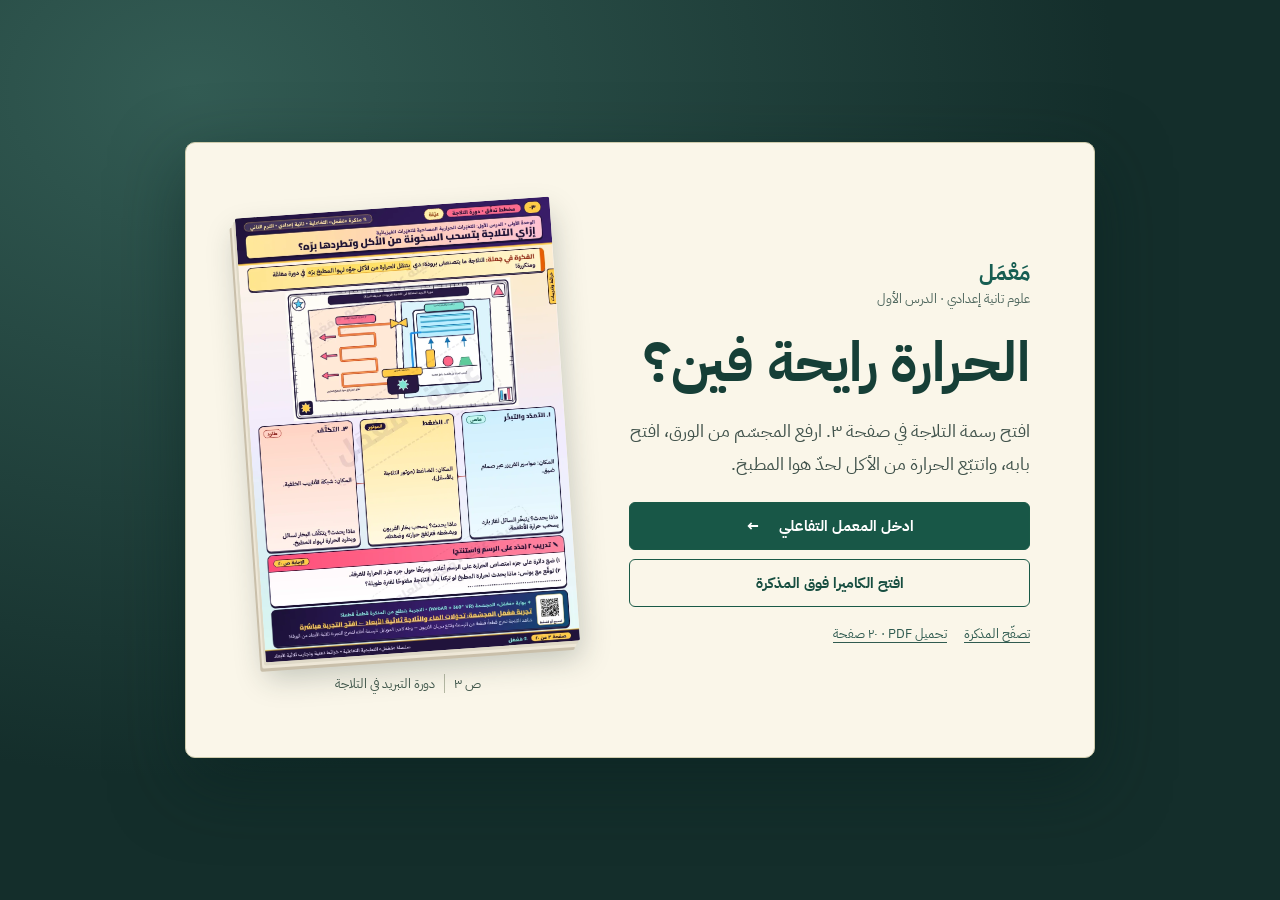
<file: index.html>
<!doctype html>
<html lang="ar" dir="rtl">
<head>
  <meta charset="utf-8">
  <meta name="viewport" content="width=device-width, initial-scale=1, viewport-fit=cover">
  <meta name="theme-color" content="#1b1438">
  <link rel="icon" href="data:,">
  <title>مَعْمَل | الحرارة رايحة فين؟ — مذكرة الدرس الأول والغرفة التفاعلية ثلاثية الأبعاد (AR / VR)</title>
  <link rel="stylesheet" href="./style.css">
  <script type="importmap">
  {
    "imports": {
      "three": "./vendor/three.module.js",
      "three/addons/": "./vendor/addons/",
      "mindar-image-three": "./vendor/mindar-image-three.prod.js"
    }
  }
  </script>
</head>
<body>
  <div id="ar-viewport" aria-label="عرض كاميرا الواقع المعزز"></div>
  <canvas id="vr-canvas" hidden aria-label="غرفة الواقع الافتراضي ثلاثية الأبعاد"></canvas>
  <div id="stereo-divider" class="stereo-divider" hidden aria-hidden="true"></div>

  <!-- Welcome Hub -->
  <section id="welcome-screen" class="overlay-screen">
    <div class="welcome-card">
      <div class="intro-copy">
        <p class="issue">مَعْمَل <span>علوم تانية إعدادي · الدرس الأول</span></p>
        <h1>الحرارة رايحة فين؟</h1>
        <p class="lead">افتح رسمة التلاجة في صفحة ٣. ارفع المجسّم من الورق، افتح بابه، واتتبّع الحرارة من الأكل لحدّ هوا المطبخ.</p>
        <div class="welcome-actions">
          <button id="btn-start-vr" class="btn primary-btn" type="button">ادخل المعمل التفاعلي <span aria-hidden="true">←</span></button>
          <button id="btn-start-ar" class="btn secondary-btn" type="button">افتح الكاميرا فوق المذكرة</button>
        </div>
        <div class="book-links">
          <a href="./magazine.html" target="_blank" rel="noopener">تصفّح المذكرة</a>
          <a href="./pdf/kashf-lesson1-magazine-20p.pdf" target="_blank" rel="noopener">تحميل PDF · ٢٠ صفحة</a>
        </div>
      </div>
      <figure class="lesson-print">
        <img src="./assets/paper-03.webp" alt="صفحة ٣ من المذكرة وفيها رسمة دورة التبريد اللي بيطلع منها المجسّم" width="923" height="1305">
        <figcaption>ص ٣ <span>دورة التبريد في التلاجة</span></figcaption>
      </figure>
    </div>
  </section>

  <!-- Camera Error Modal -->
  <section id="error-modal" class="overlay-screen" hidden>
    <div class="welcome-card error-card" role="alert">
      <a class="error-magazine" href="./magazine.html">افتح المذكرة</a>
      <h2 id="error-title">لم نتمكن من الوصول إلى الكاميرا</h2>
      <p id="error-message"></p>
      <div class="welcome-actions">
        <button id="btn-error-vr" class="btn primary-btn" type="button">
          🥽 ادخل غرفة الواقع الافتراضي بدون كاميرا (VR Lab)
        </button>
        <button id="btn-error-retry" class="btn secondary-btn" type="button">
          ↻ إعادة المحاولة بالكاميرا
        </button>
      </div>
    </div>
  </section>

  <!-- Top HUD -->
  <header id="hud-top" class="hud-top" hidden>
    <div class="hud-top-row">
      <div id="tracking-pill" class="tracking-pill scanning" role="status" aria-live="polite">
        <span class="dot"></span>
        <span id="tracking-text">غرفة المعمل الافتراضي 360°</span>
      </div>
      <div class="hud-top-actions">
        <button id="btn-sound" class="chip-btn" type="button" aria-label="صوت أدوات المعمل" aria-pressed="true">الصوت شغّال</button>
        <button id="btn-replay-emerge" class="chip-btn emerge-chip" type="button" title="أعد بناء المجسّم من صفحة المذكرة جزءًا جزءًا">↺ أعد خروج المجسّم</button>
        <button id="btn-zoom-ar" class="chip-btn" type="button" hidden title="تكبير حجم المجسّم في الكاميرا">🔍 حجم المجسّم: كبير+</button>
        <button id="btn-stereo" class="chip-btn" type="button" title="وضع نظارة الواقع الافتراضي المزدوج">👓 نظارة VR</button>
        <button id="btn-switch-mode" class="chip-btn" type="button">📷 كاميرا AR</button>
        <a href="./pdf/kashf-lesson1-magazine-20p.pdf" target="_blank" class="chip-btn link-chip">📘 المذكرة PDF</a>
        <button id="btn-home" class="chip-btn icon-only" type="button" aria-label="الرئيسية">⌂</button>
      </div>
    </div>

    <!-- 4 Magazine Station Tabs (Visible in 360 VR Mode) -->
    <div id="station-tabs" class="lesson-switcher" hidden>
      <button class="lesson-tab active" data-station="0" type="button">ص ٣: الماء والتلاجة</button>
      <button class="lesson-tab" data-station="1" type="button">ص ٥: المسعر والأملاح</button>
      <button class="lesson-tab" data-station="2" type="button">ص ٨: البلّورات</button>
      <button class="lesson-tab" data-station="3" type="button">ص ١١: الكمّادات والأمان</button>
    </div>

    <div class="approx-pill">اسحب بإصبعك لتدوير المجسّم ٣٦٠° أو قرّب بإصبعين للتكبير • المس الحلقات المضيئة للتفاعل</div>
    <div id="build-step-pill" class="build-step-pill" hidden aria-live="polite"></div>
  </header>

  <!-- AR Scanning Guide -->
  <div id="scan-guide" class="scan-guide" hidden aria-live="polite">
    <div class="scan-frame">
      <i class="c tl"></i><i class="c tr"></i><i class="c bl"></i><i class="c br"></i>
    </div>
    <p id="scan-guide-text">وجّه الكاميرا إلى رسمة ص ٣ (الثلاجة)، ص ٥ (المسعر)، ص ٨ (البلّورات)، أو ص ١١ (الكمّادات) في المجلة</p>
  </div>

  <!-- Bottom Interactive Dock -->
  <footer id="hud-bottom" class="hud-bottom" hidden>
    <label class="lift-control"><span>من الرسمة للمجسّم</span><input id="page-lift" type="range" min="0" max="100" value="0" aria-label="ارتفاع المجسّم من صفحة المذكرة"><span aria-hidden="true">3D</span></label>
    <div id="sub-exp-bar" class="sub-exp-bar">
      <button class="sub-exp-btn active" data-sub-idx="0" type="button">١. التجربة الأولى</button>
      <button class="sub-exp-btn" data-sub-idx="1" type="button">٢. التجربة الثانية</button>
    </div>

    <div id="state-banner" class="state-banner" aria-live="polite">
      <strong id="lesson-badge">ص ٢–٣</strong>
      <span id="state-description"></span>
    </div>

    <div class="controls-row">
      <button id="btn-hold-action" class="hold-btn" type="button">
        <span class="hold-fill" id="hold-fill"></span>
        <span class="hold-label" id="hold-label">🔥 اضغط مطوّلًا للتسخين</span>
      </button>
      <button id="btn-secondary-action" class="aux-btn" type="button">❄️ تبريد</button>
      <button id="btn-tertiary-action" class="aux-btn" type="button" hidden>↺ إعادة</button>
    </div>
  </footer>

  <div id="loading-overlay" class="loading-overlay" hidden role="status">
    <div class="spinner"></div>
    <p id="loading-text">جارٍ تجهيز المعمل ثلاثي الأبعاد...</p>
  </div>

  <script type="module" src="./app.js"></script>
</body>
</html>
</file>
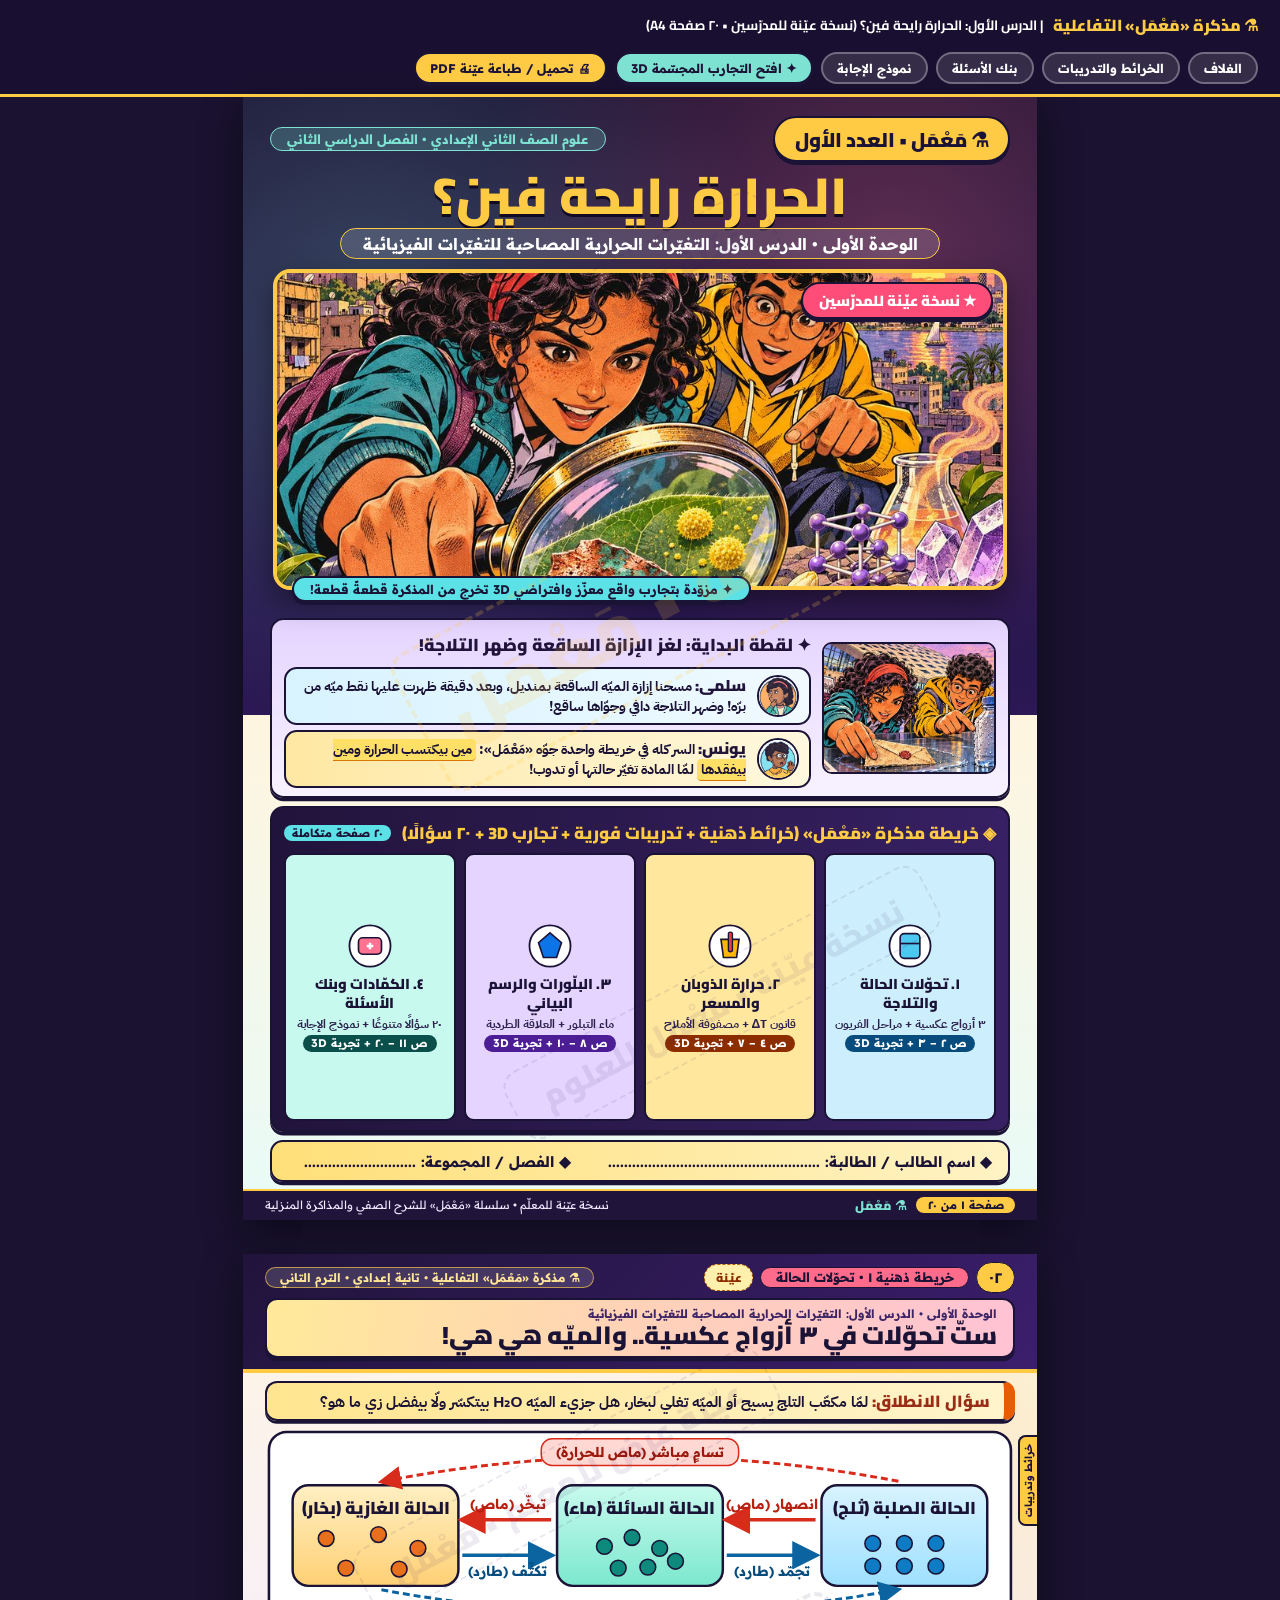
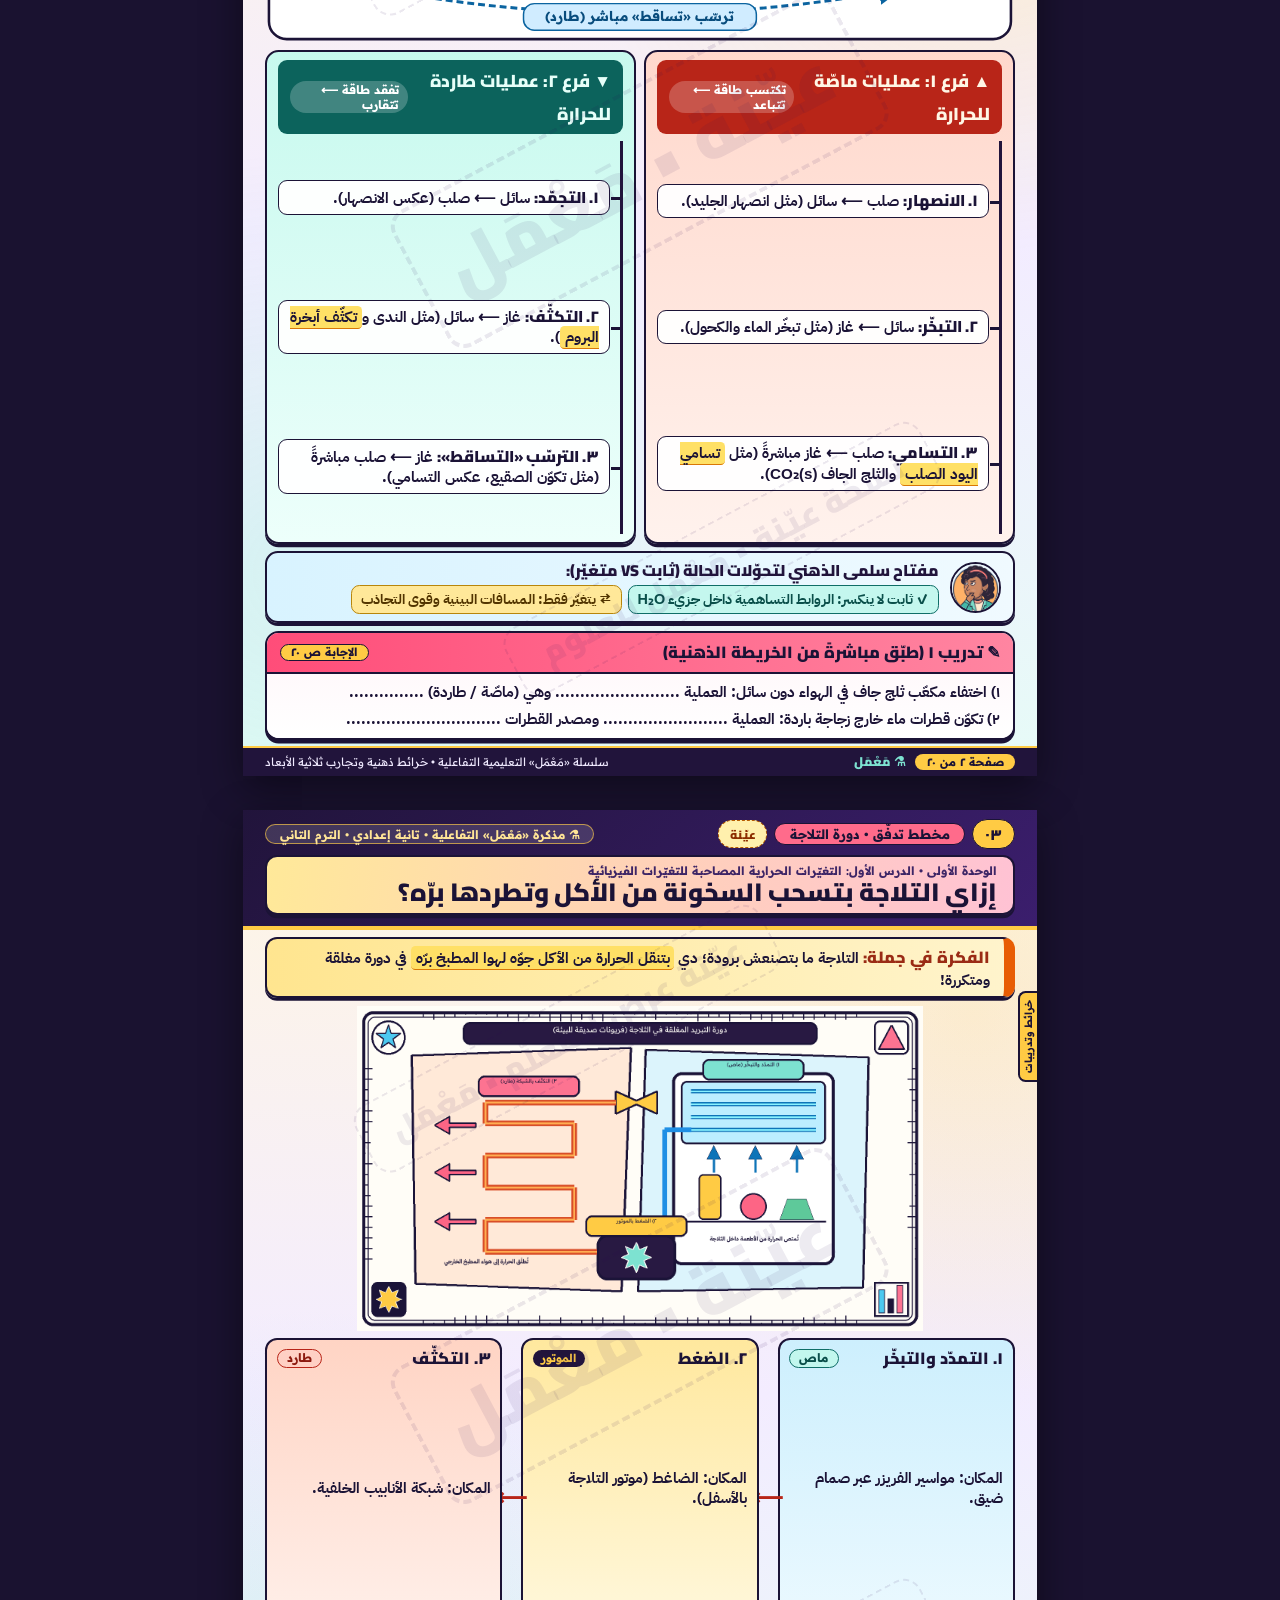
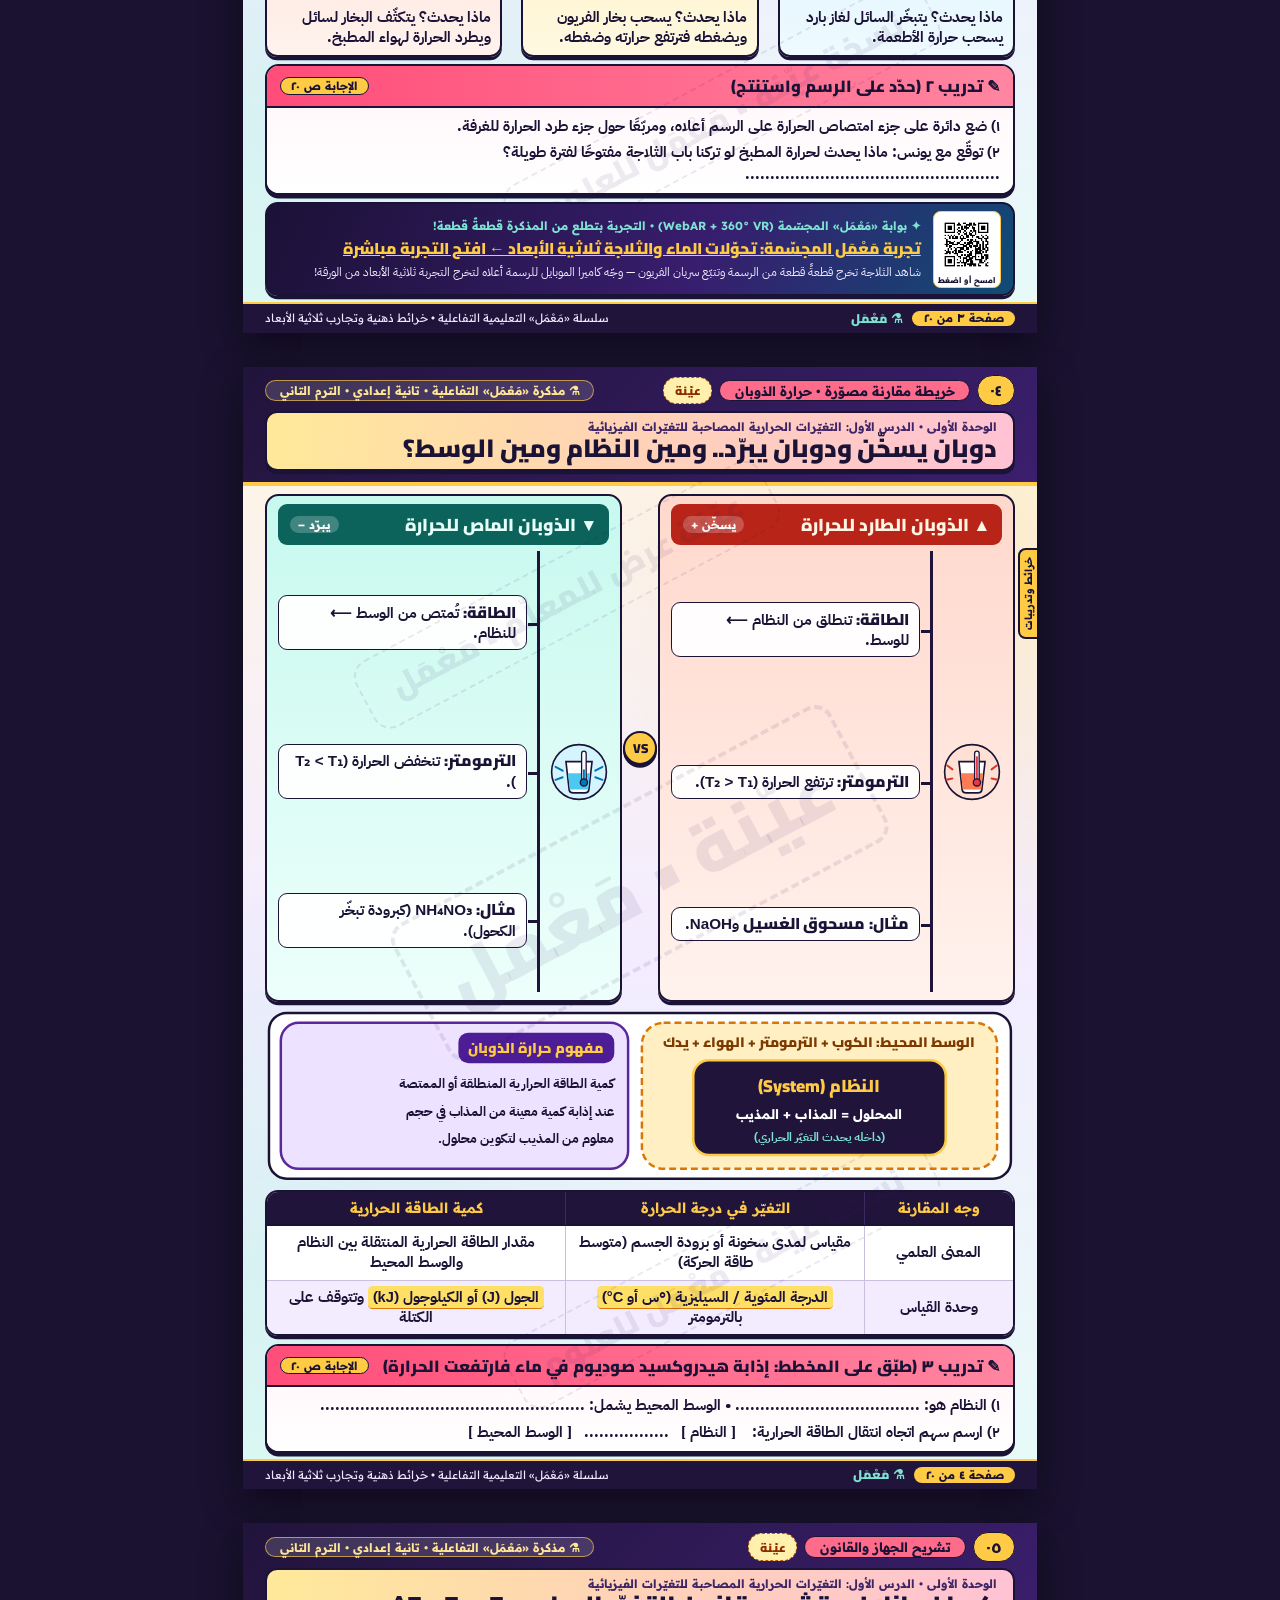
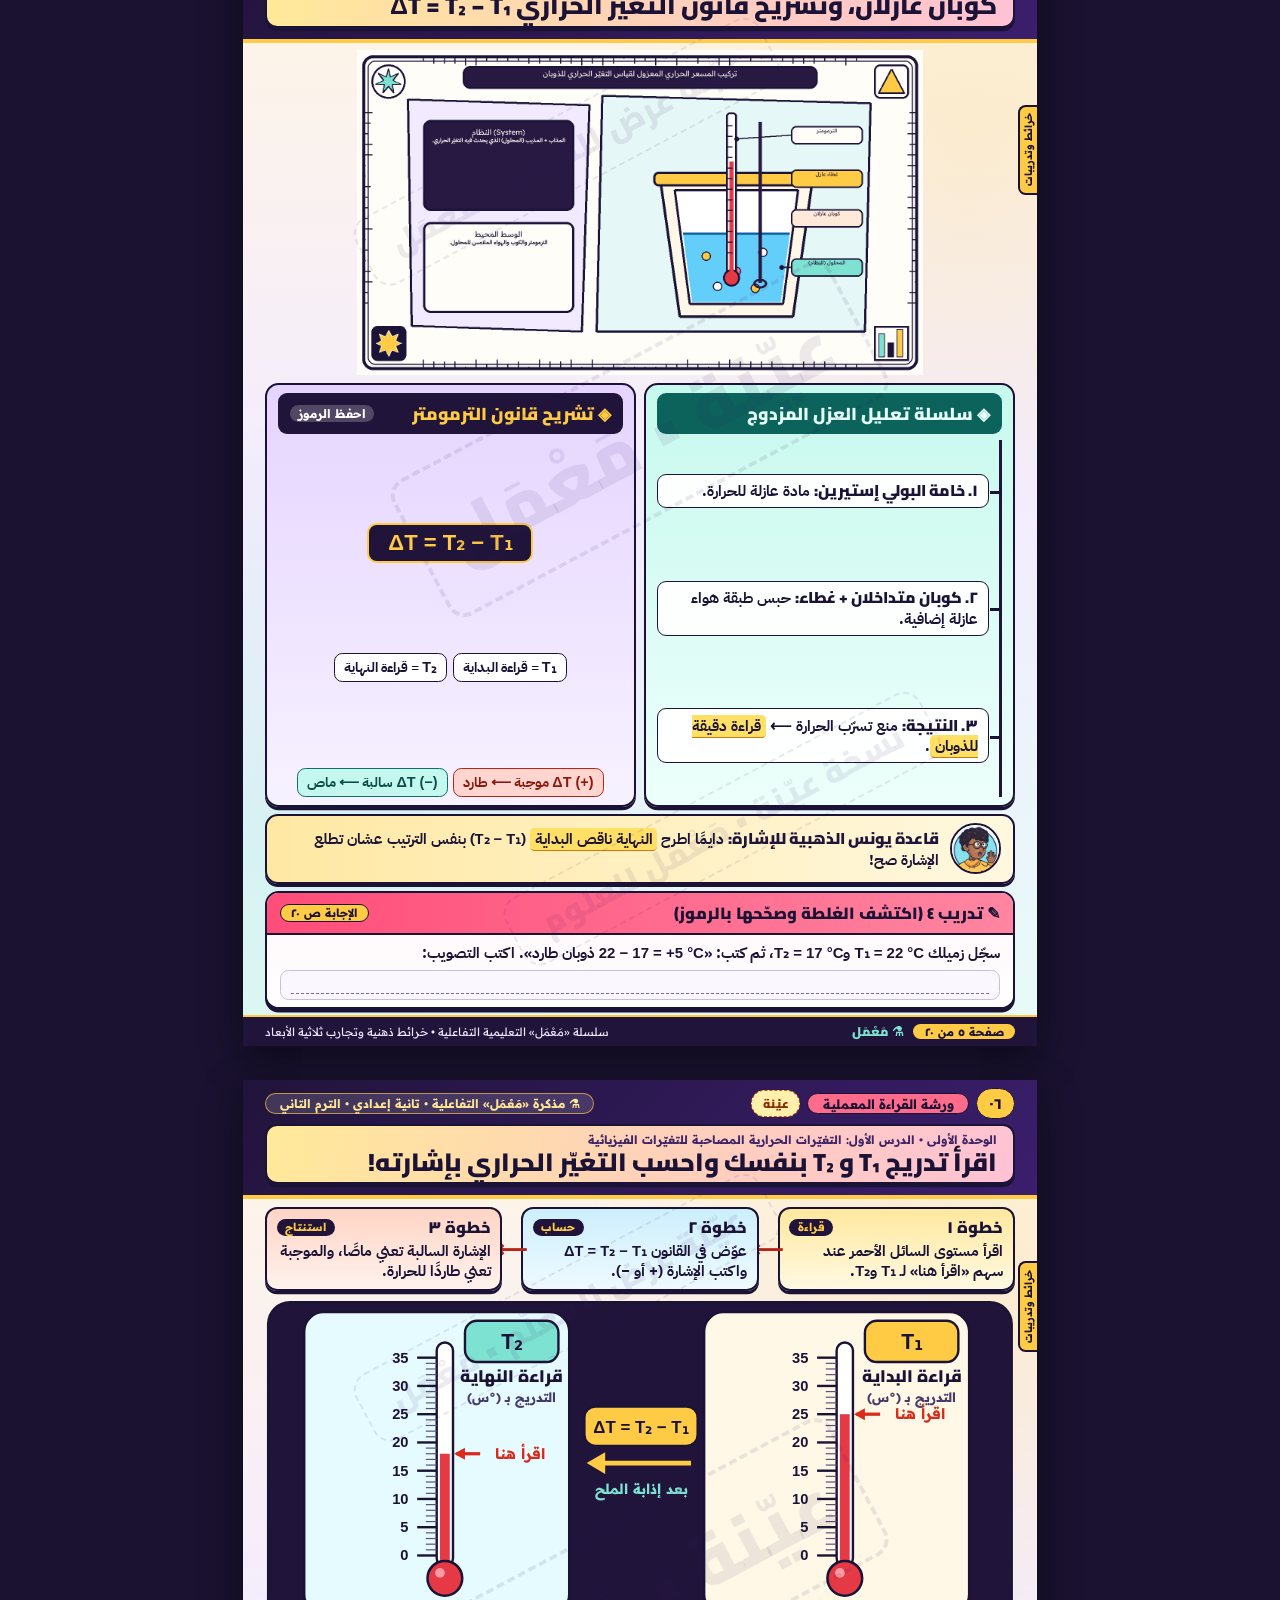
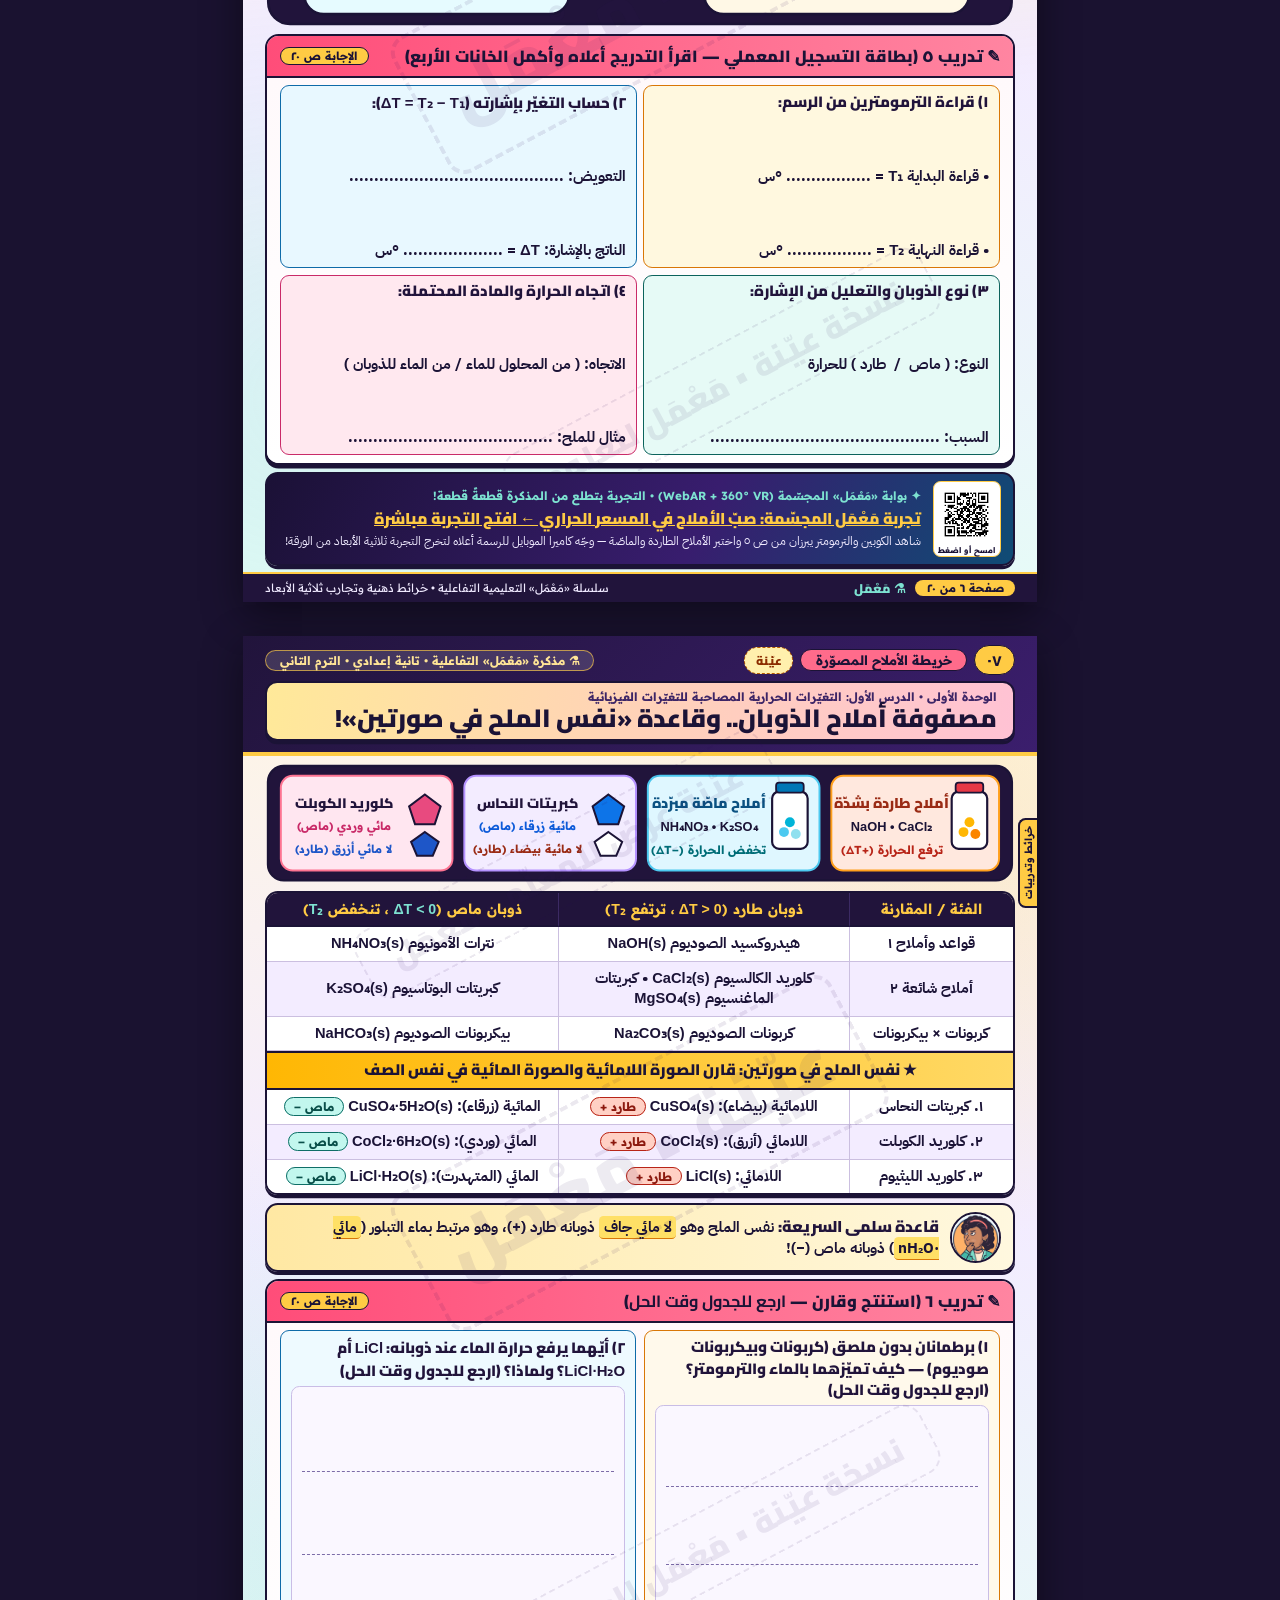
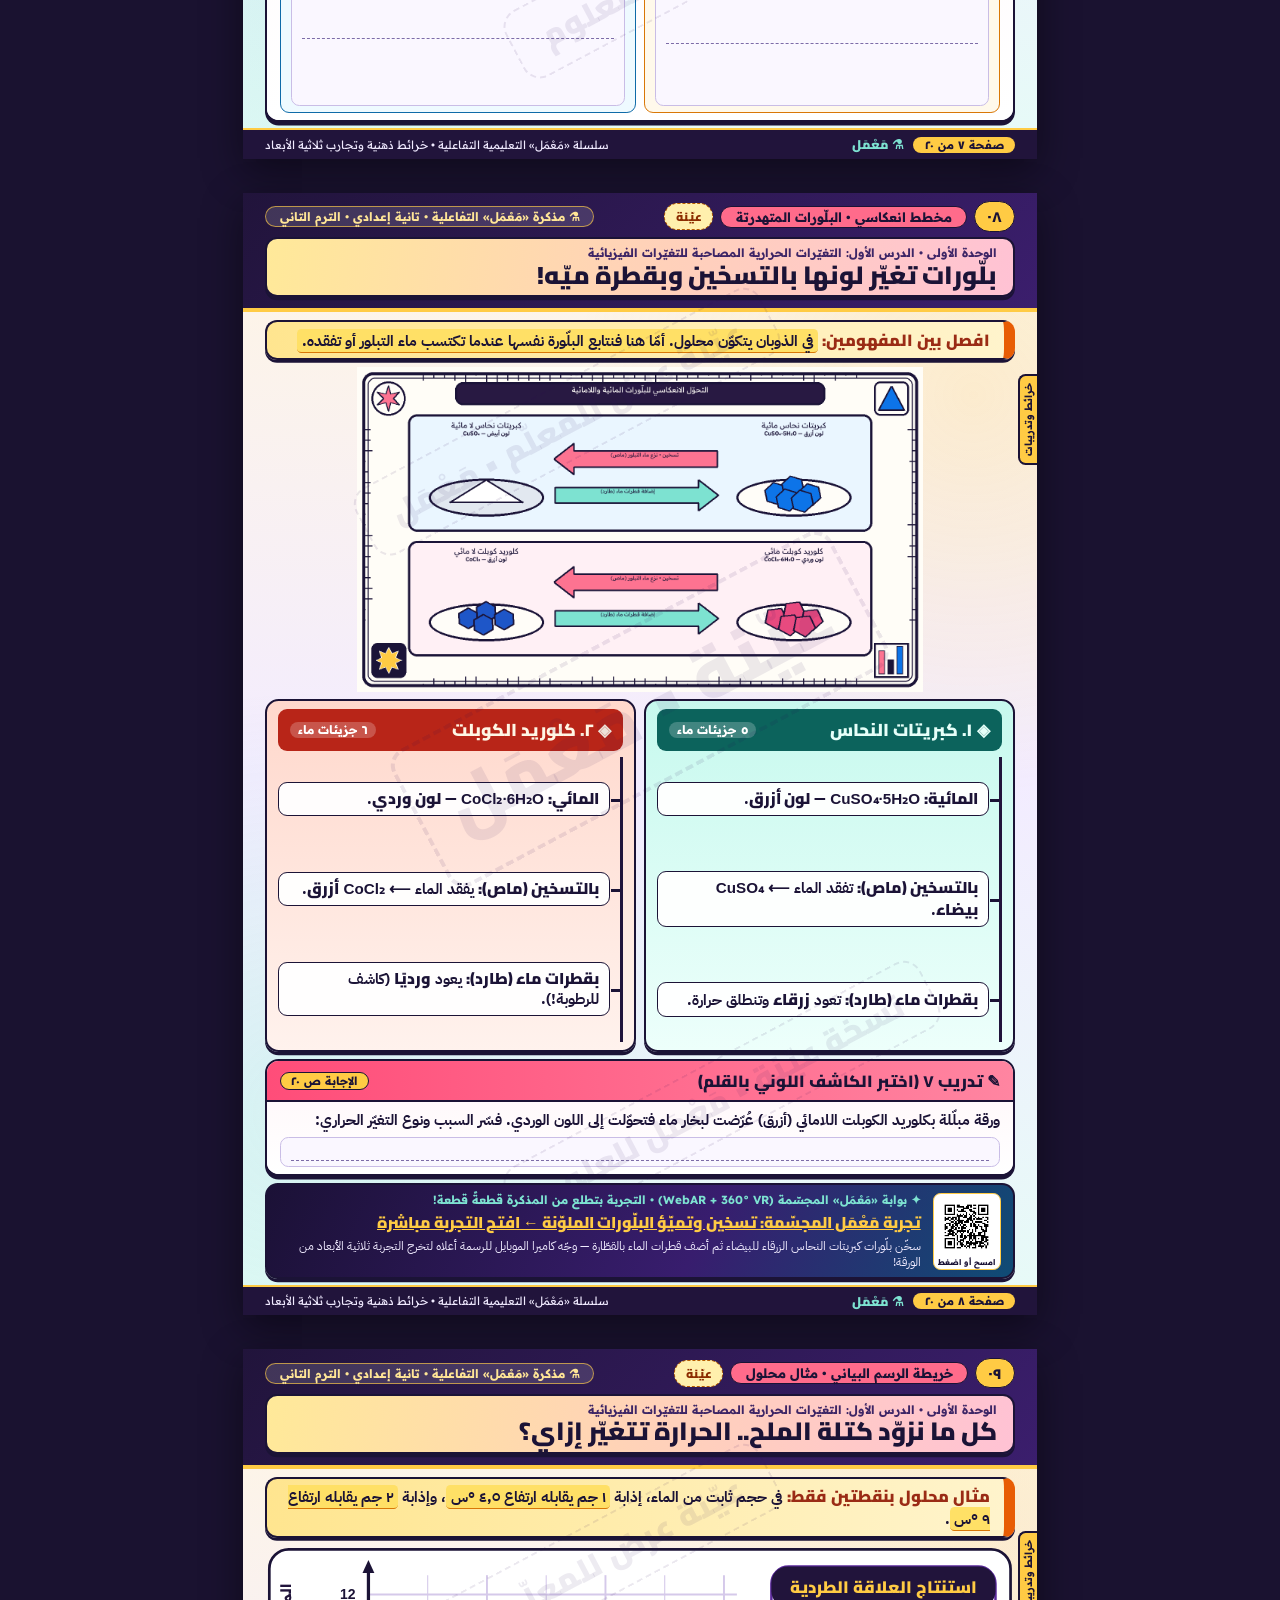
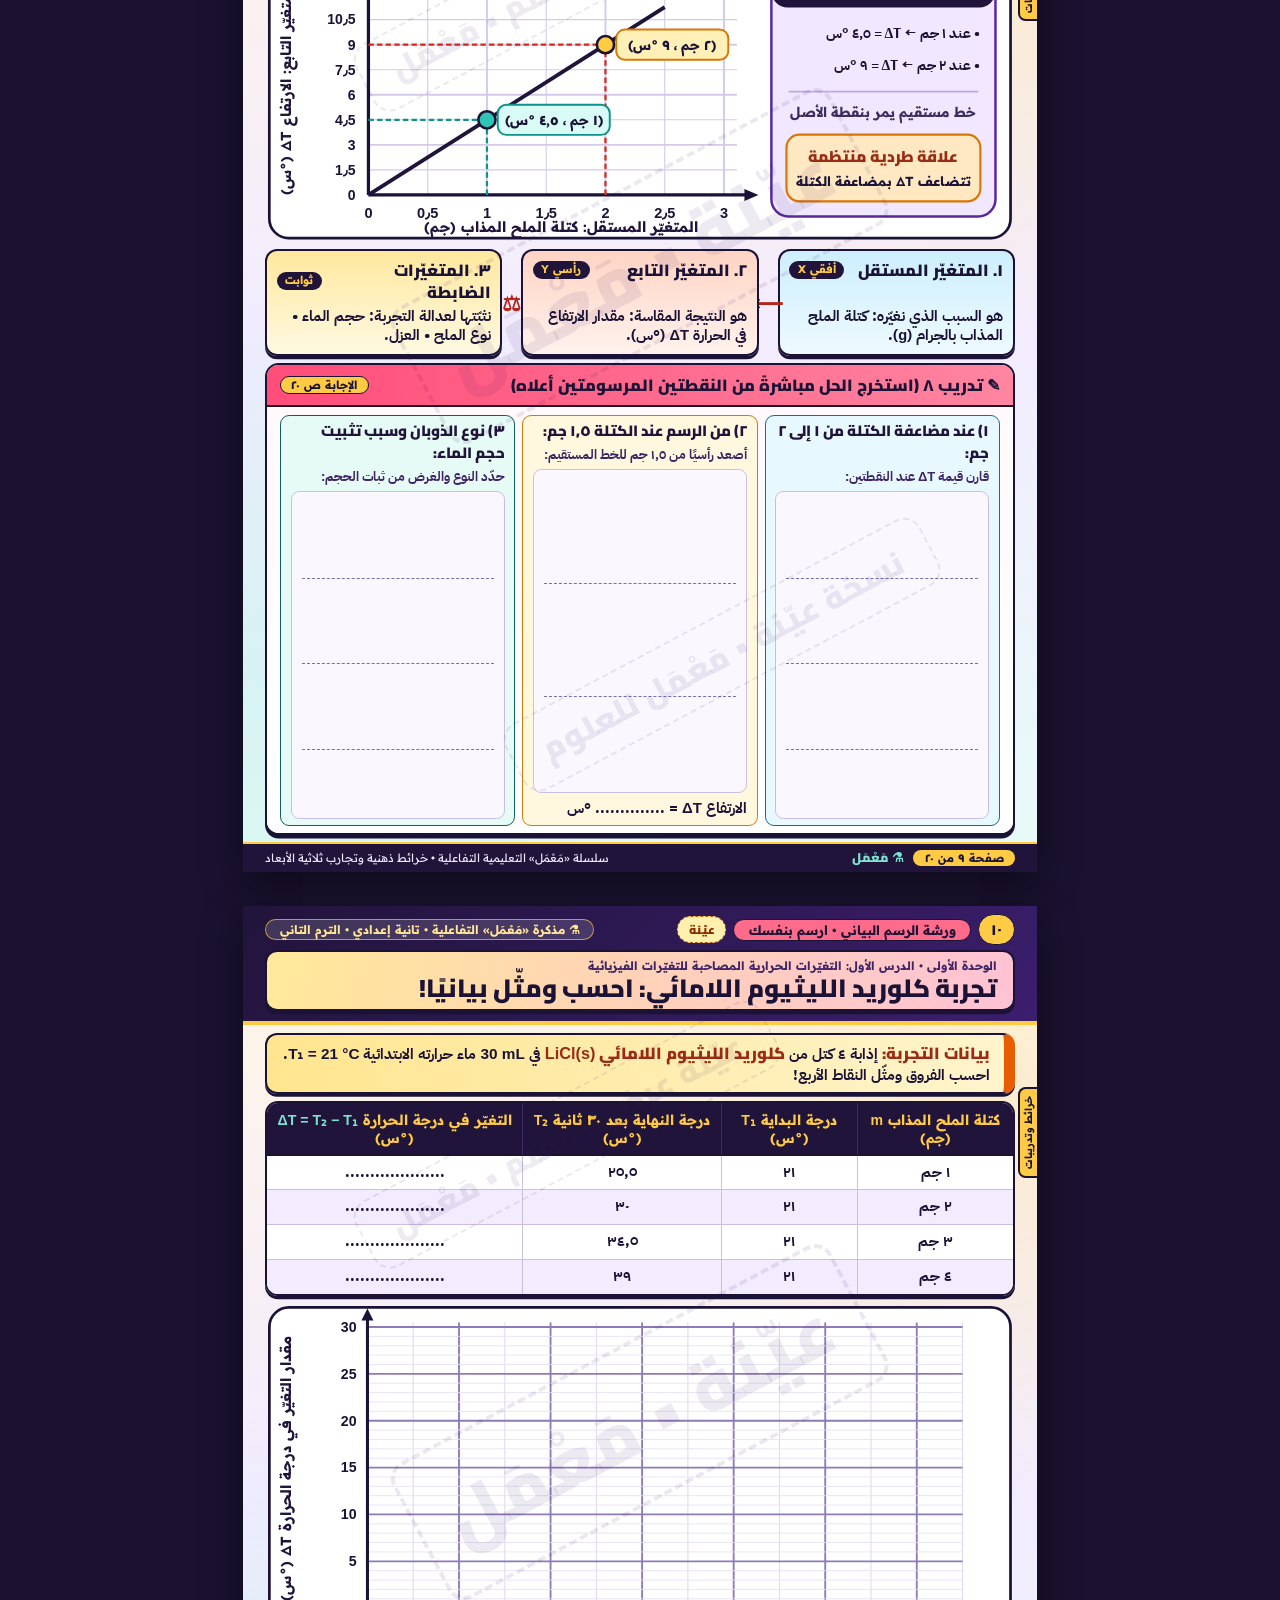
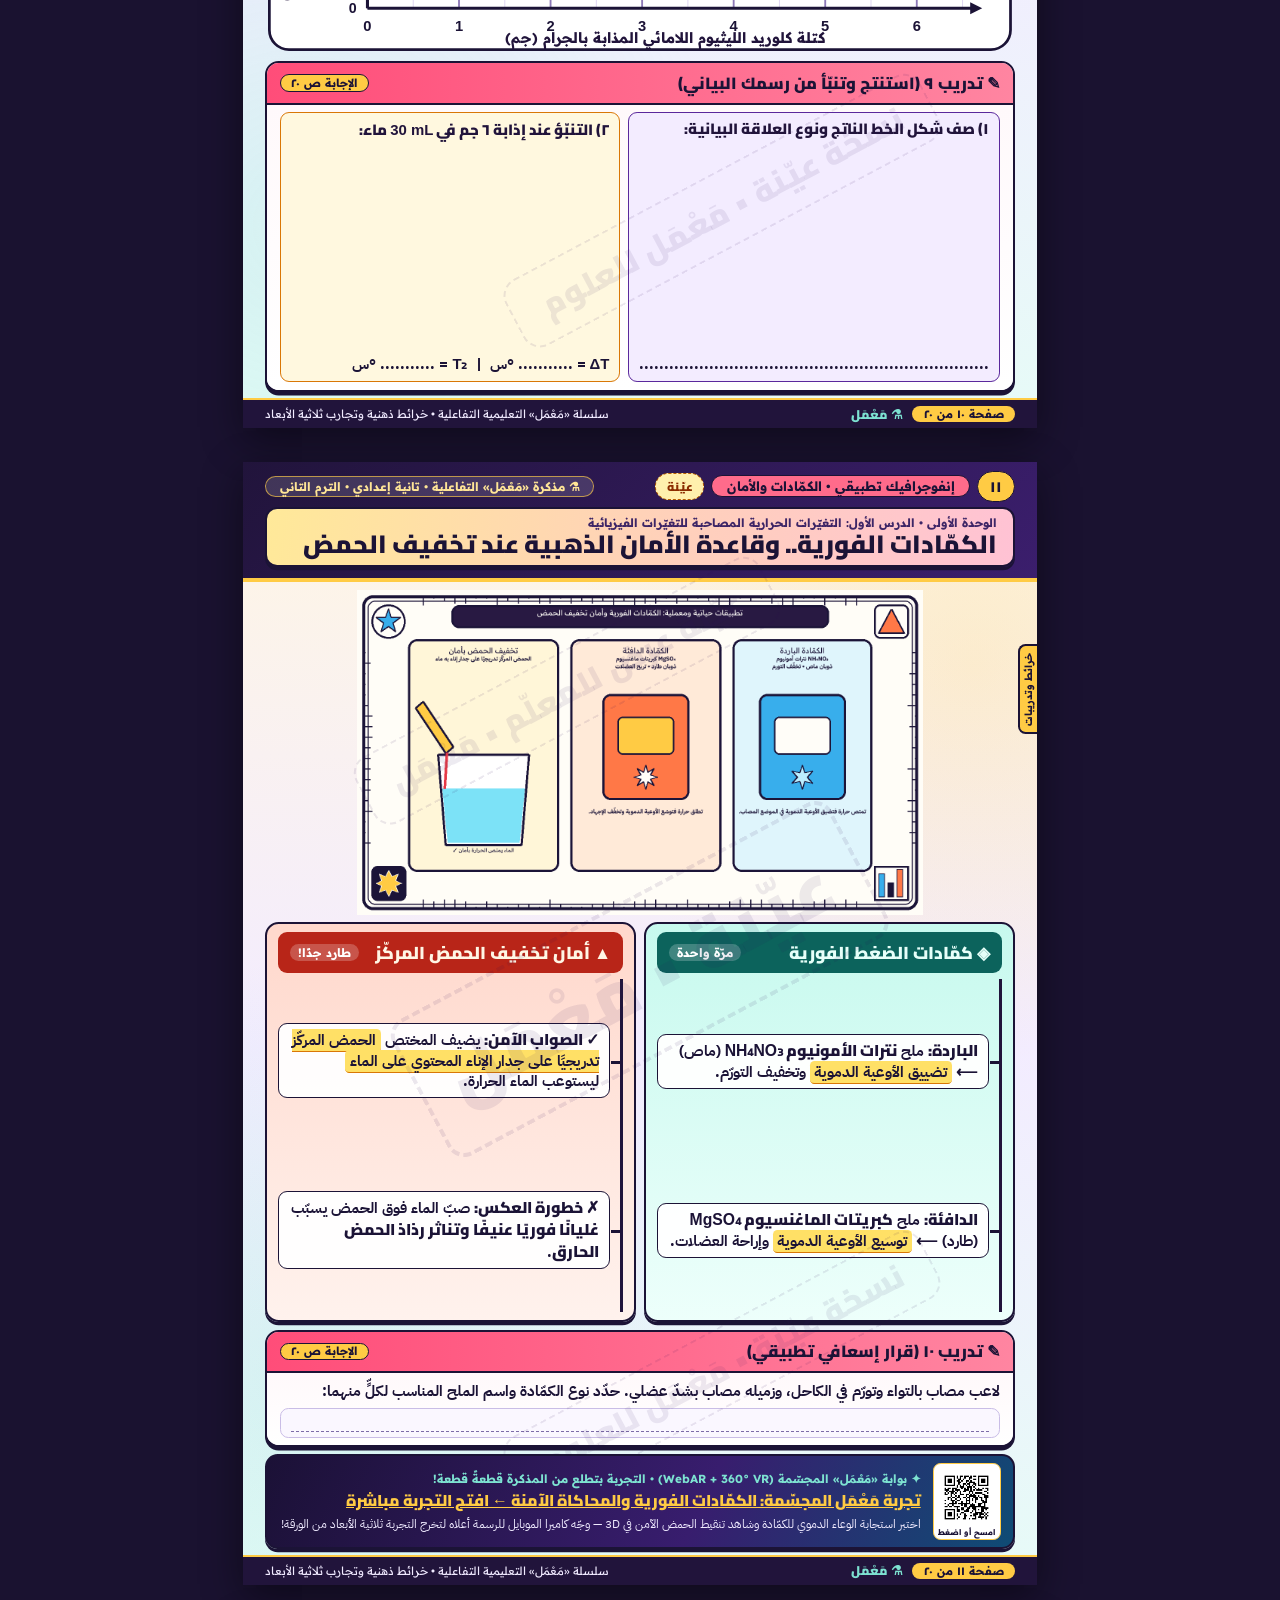
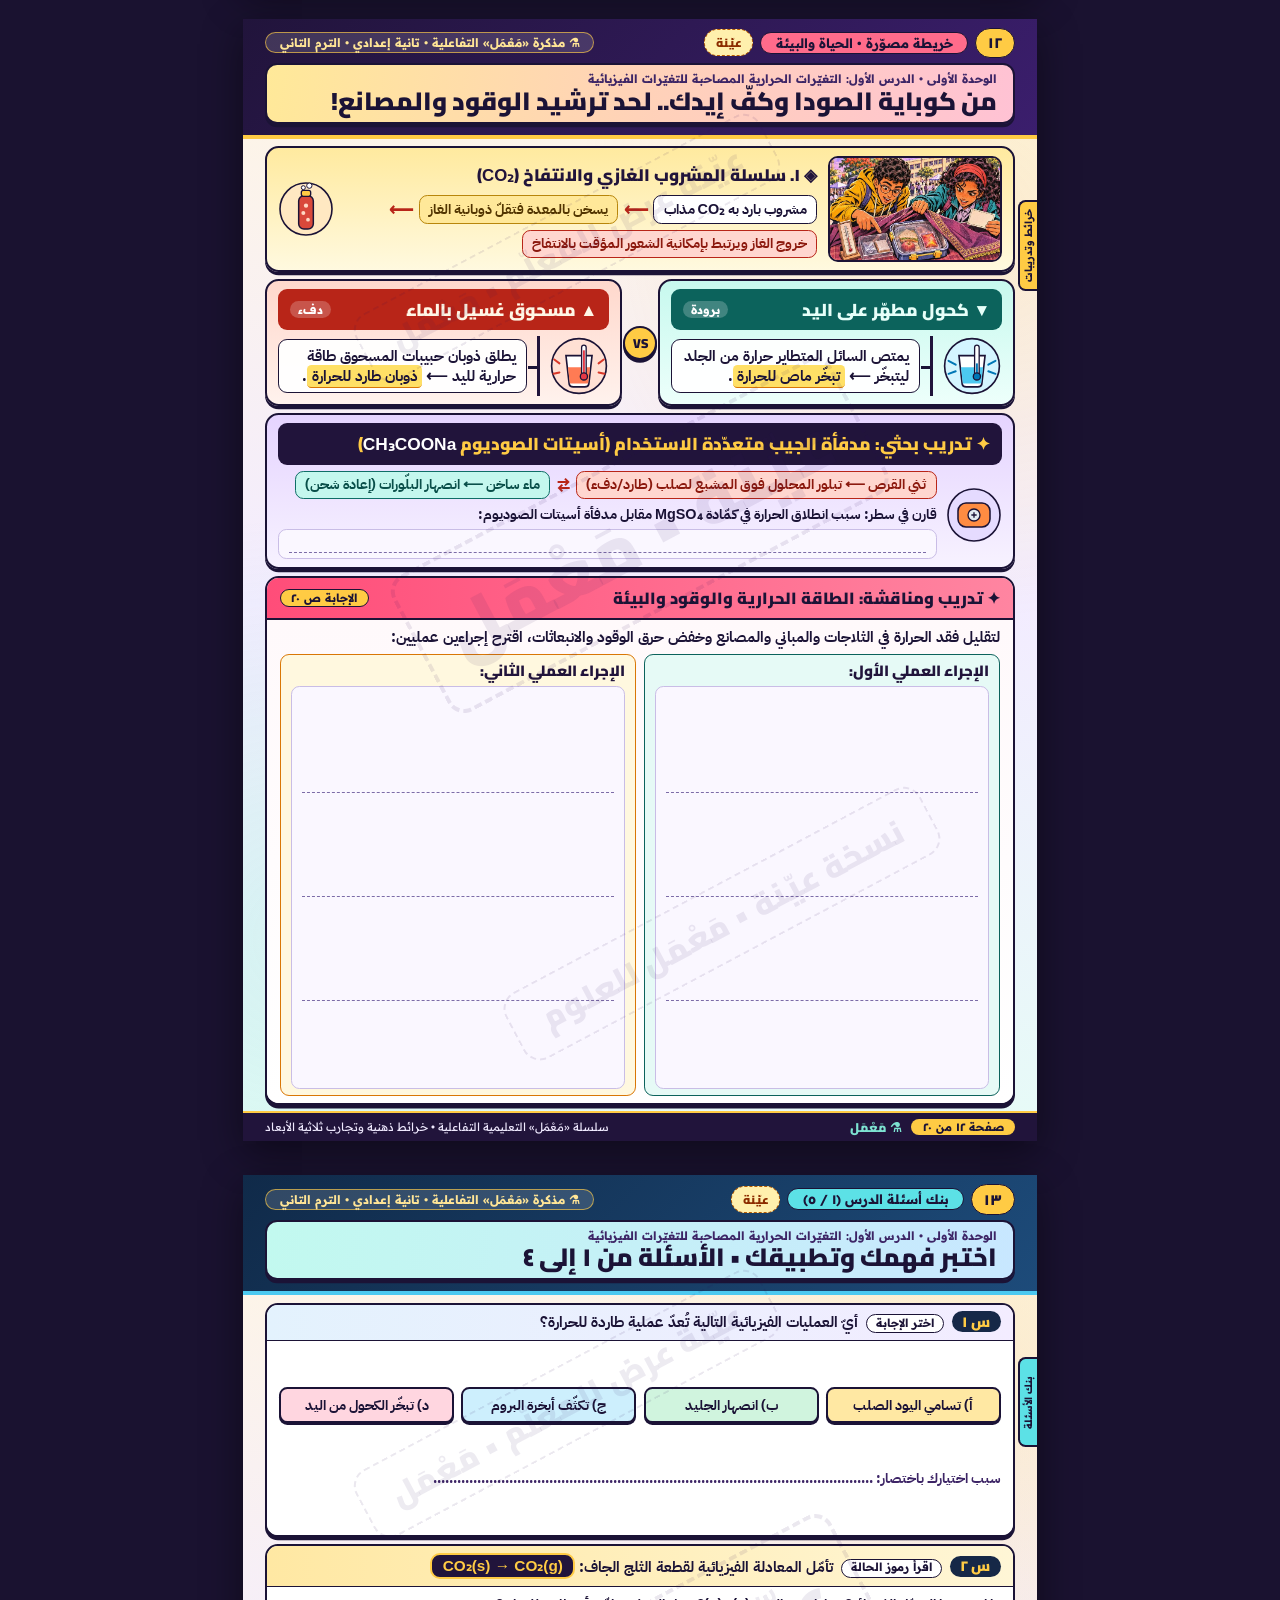
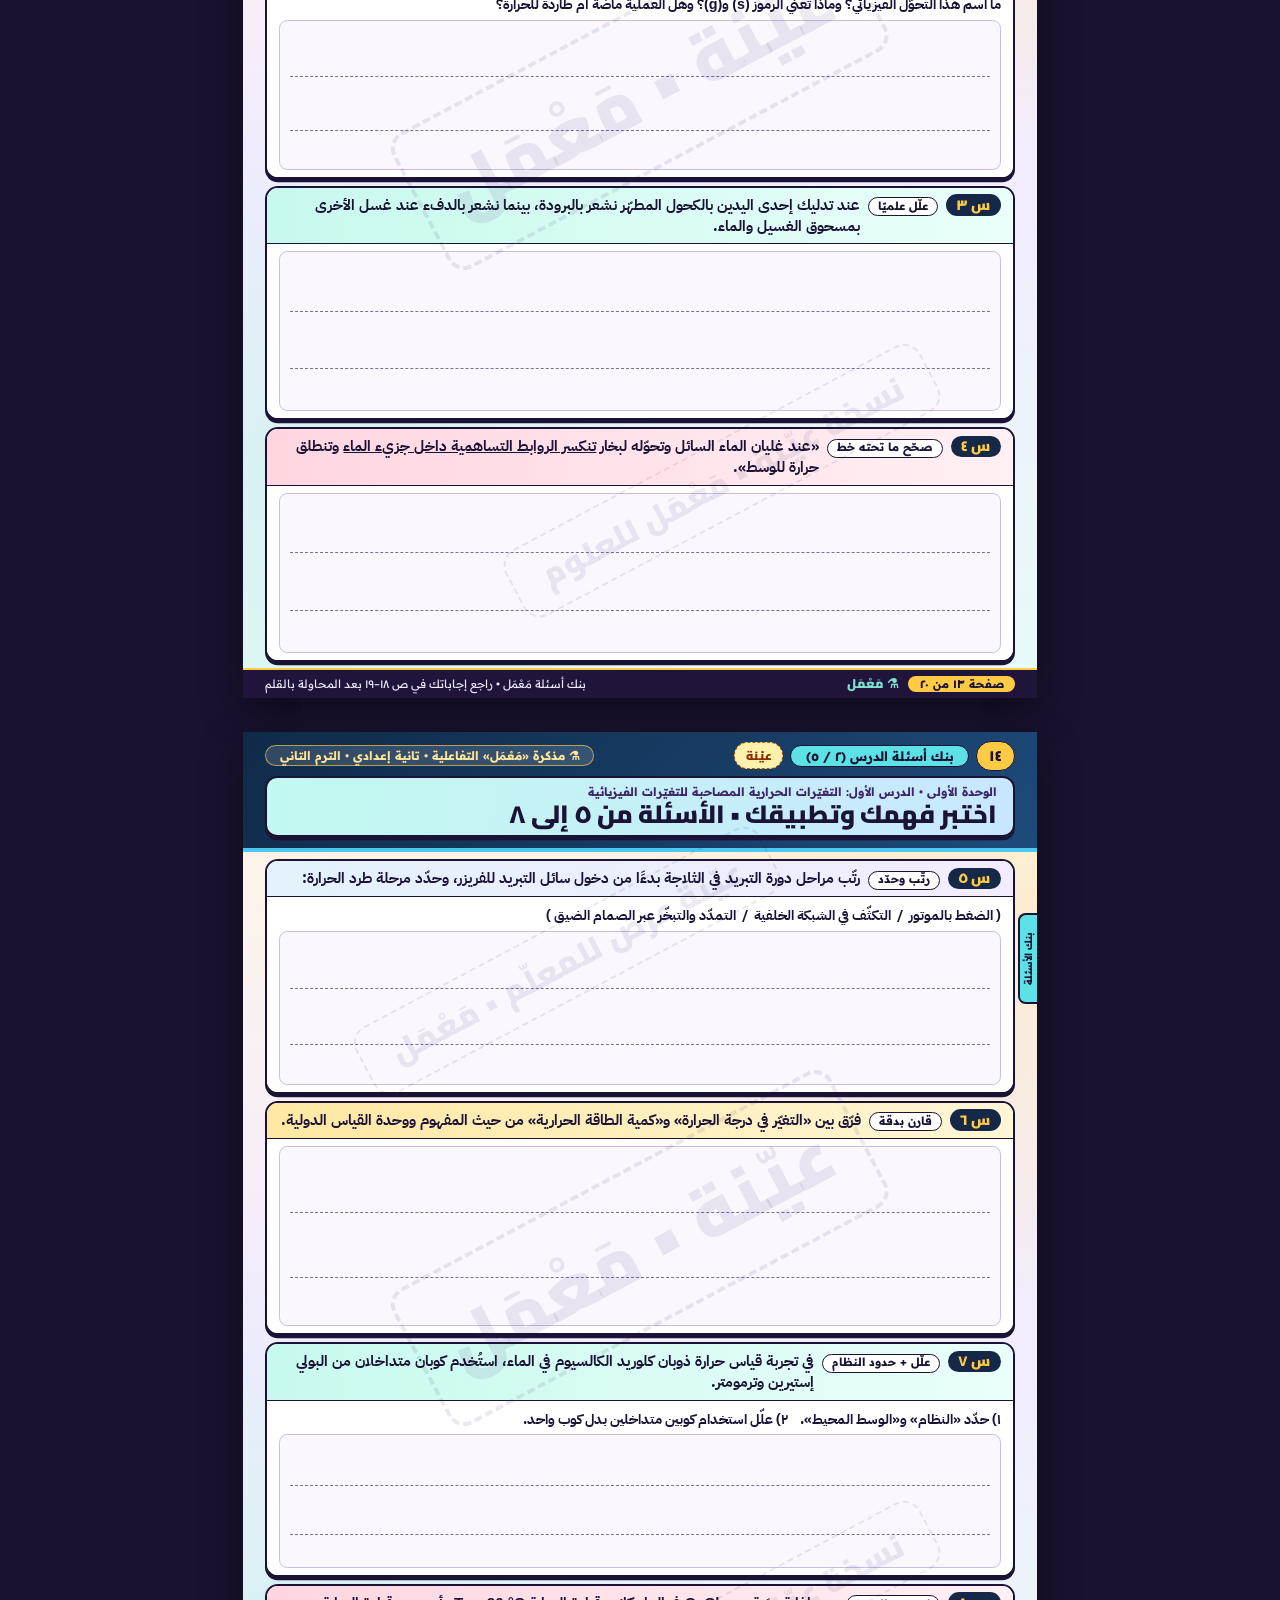
<file: magazine.html>
<!doctype html>
<html lang="ar" dir="rtl">
<head>
  <meta charset="utf-8">
  <meta name="viewport" content="width=device-width, initial-scale=1">
  <link rel="icon" href="data:,">
  <title>مذكرة مَعْمَل | الدرس الأول: الحرارة رايحة فين؟ (نسخة عيّنة • ٢٠ صفحة + واقع معزّز وافتراضي)</title>
  <style>
@font-face {
  font-family: KDisplay;
  src: url('./fonts/Cairo-Variable.ttf') format('truetype');
  font-weight: 200 900;
}
@font-face {
  font-family: KUI;
  src: url('./fonts/ReadexPro-Variable.ttf') format('truetype');
  font-weight: 200 700;
}
@font-face {
  font-family: KBody;
  src: url('./fonts/IBMPlexSansArabic-Regular.ttf') format('truetype');
  font-weight: 400;
}
@font-face {
  font-family: KBody;
  src: url('./fonts/IBMPlexSansArabic-Bold.ttf') format('truetype');
  font-weight: 700;
}

@page { size: A4 portrait; margin: 0; }

* { box-sizing: border-box; -webkit-print-color-adjust: exact; print-color-adjust: exact; }
html, body {
  margin: 0; padding: 0;
  background: #1a1230;
  font-family: KBody, Tahoma, sans-serif;
  color: #1b1336;
  direction: rtl;
}

.page {
  width: 210mm;
  height: 297mm;
  background:
    radial-gradient(circle at 92% 18%, rgba(255, 203, 68, 0.18) 0%, transparent 34%),
    radial-gradient(circle at 8% 82%, rgba(125, 226, 209, 0.2) 0%, transparent 36%),
    linear-gradient(180deg, #fff6e3 0%, #f3ecff 52%, #e6fbf7 100%);
  position: relative;
  overflow: hidden;
  page-break-after: always;
  break-after: page;
  margin: 0 auto 9mm auto;
  box-shadow: 0 12px 38px rgba(0,0,0,0.45);
  display: flex;
  flex-direction: column;
}
.page:last-child { page-break-after: auto; break-after: auto; }

@media print {
  html, body { background: #fffdf8; }
  .page { margin: 0; box-shadow: none; }
  .screen-toolbar { display: none !important; }
}

/* ============================================================================
 * DIAGONAL PUBLISHER SAMPLE WATERMARK («عيّنة • مَعْمَل»)
 * ============================================================================ */
.wm-layer {
  position: absolute; inset: 0; z-index: 45; pointer-events: none; overflow: hidden;
}
.wm-stamp {
  position: absolute;
  font-family: KDisplay, sans-serif;
  font-weight: 900;
  color: rgba(45, 20, 90, 0.085);
  border: 1.2mm dashed rgba(45, 20, 90, 0.095);
  border-radius: 5mm;
  padding: 1.5mm 8mm;
  transform: rotate(-28deg);
  white-space: nowrap;
  letter-spacing: 1px;
}
.wm-center {
  top: 46%; left: 50%;
  transform: translate(-50%, -50%) rotate(-28deg);
  font-size: 54pt;
}
.wm-top {
  top: 17%; left: 12%;
  font-size: 24pt;
  border-width: 0.7mm;
}
.wm-bot {
  bottom: 16%; right: 10%;
  font-size: 24pt;
  border-width: 0.7mm;
}
.cover-page .wm-center {
  color: rgba(255, 203, 68, 0.16);
  border-color: rgba(255, 203, 68, 0.2);
}

/* Browser Preview Toolbar */
.screen-toolbar {
  position: sticky; top: 0; z-index: 99;
  background: rgba(25, 16, 48, 0.96);
  backdrop-filter: blur(10px);
  color: #fff;
  padding: 10px 22px;
  display: flex; justify-content: space-between; align-items: center; gap: 12px; flex-wrap: wrap;
  border-bottom: 3px solid #ffcb44;
  font-family: KUI, sans-serif;
}
.tb-brand { display: flex; align-items: center; gap: 10px; font-family: KDisplay, sans-serif; font-weight: 900; font-size: 16px; color: #ffcb44; }
.tb-brand span { color: #fff; font-weight: 700; font-size: 13.5px; }
.tb-actions { display: flex; gap: 8px; flex-wrap: wrap; align-items: center; }
.screen-toolbar a {
  background: #ffcb44; color: #1b1336; border: 2px solid #1b1336;
  border-radius: 99px; padding: 6px 14px; font-family: KUI, sans-serif;
  font-weight: 700; font-size: 12.5px; text-decoration: none;
  box-shadow: 0 2px 0 #1b1336;
}
.screen-toolbar a.mint-btn { background: #7de2d1; }
.screen-toolbar a.ghost-btn { background: rgba(255,255,255,0.12); color: #fff; border-color: rgba(255,255,255,0.3); box-shadow: none; }

/* Interior Page Header Chrome (Tight 5.5mm side margins!) */
.pg-head {
  background: linear-gradient(135deg, #21143b 0%, #3b1e6d 100%);
  padding: 2.3mm 5.8mm 2.9mm 5.8mm;
  border-bottom: 1.2mm solid #ffcb44;
}
.pg-head.mode-qbank { background: linear-gradient(135deg, #102a49 0%, #1d4b7a 100%); border-bottom-color: #4cc9f0; }
.pg-head.mode-key { background: linear-gradient(135deg, #331545 0%, #581f6e 100%); border-bottom-color: #fd7391; }

.pg-topbar { display: flex; justify-content: space-between; align-items: center; margin-bottom: 1.4mm; }
.pg-topbar-right { display: flex; align-items: center; gap: 1.8mm; }
.pg-chip-num {
  background: #ffcb44; color: #1b1336;
  font-family: KDisplay, sans-serif; font-weight: 900; font-size: 11pt;
  padding: 0.2mm 3.2mm; border-radius: 99px; border: 0.5mm solid #1b1336;
}
.pill-cat {
  background: #ff6b8b; color: #1b1336;
  font-family: KUI, sans-serif; font-weight: 700; font-size: 9.8pt;
  padding: 0.5mm 3.8mm; border-radius: 99px; border: 0.5mm solid #1b1336;
}
.mode-qbank .pill-cat { background: #5ce1e6; }
.mode-key .pill-cat { background: #ffcb44; }
.sample-pill {
  background: #fff0ad; color: #8c2d00;
  font-family: KDisplay, sans-serif; font-weight: 900; font-size: 9pt;
  padding: 0.3mm 2.8mm; border-radius: 99px; border: 0.45mm dashed #b85d00;
}

.brand-badge {
  background: rgba(255, 255, 255, 0.14); color: #ffe596;
  font-family: KUI, sans-serif; font-weight: 700; font-size: 9pt;
  padding: 0.5mm 3.6mm; border-radius: 99px; border: 0.4mm solid rgba(255, 203, 68, 0.65);
}
.hero-title-band {
  background: linear-gradient(98deg, #ffe999 0%, #ffd2b8 50%, #ffc2d4 100%);
  border: 0.65mm solid #1b1336;
  border-radius: 3.2mm;
  padding: 1.6mm 4.2mm;
  box-shadow: 0 0.85mm 0 #1b1336;
}
.mode-qbank .hero-title-band { background: linear-gradient(98deg, #c2f9ef 0%, #c8e7ff 100%); }
.mode-key .hero-title-band { background: linear-gradient(98deg, #ffeaa7 0%, #f3d5ff 100%); }

.st-sub { font-family: KUI, sans-serif; font-size: 8.8pt; font-weight: 700; color: #3d2566; }
.hero-title-band h1 {
  margin: 0.1mm 0 0;
  font-family: KDisplay, sans-serif;
  font-weight: 900;
  font-size: 18.8pt;
  color: #1b1336;
  line-height: 1.15;
}

.unit-tab {
  position: absolute; right: 0; top: 48mm;
  width: 5mm; height: 24mm;
  background: #ffcb44; color: #1b1336;
  border: 0.55mm solid #1b1336; border-right: 0;
  border-radius: 2mm 0 0 2mm;
  display: flex; align-items: center; justify-content: center;
}
.unit-tab.mode-qbank { background: #5ce1e6; }
.unit-tab.mode-key { background: #ff6b8b; }
.unit-tab span {
  writing-mode: vertical-rl; transform: rotate(180deg);
  font-family: KUI, sans-serif; font-weight: 700; font-size: 7.6pt;
}

/* TIGHT ZERO-GAP FULL-HEIGHT FLEX BODY! */
.pg-body {
  flex: 1;
  padding: 2mm 5.8mm 9.6mm 5.8mm;
  display: flex;
  flex-direction: column;
  gap: 1.9mm;
}

.grid-2 { display: grid; grid-template-columns: 1fr 1fr; gap: 2.2mm; }
.grid-2.grow-grid { flex: 1; align-items: stretch; }
.grid-4-cells { display: grid; grid-template-columns: 1fr 1fr; gap: 1.8mm; flex: 1; }
.grid-3-cells { display: grid; grid-template-columns: 1fr 1fr 1fr; gap: 1.8mm; flex: 1; }

.pg-foot {
  position: absolute; bottom: 0; left: 0; right: 0;
  height: 8mm;
  padding: 0 5.8mm;
  background: #21143b;
  border-top: 0.65mm solid #ffcb44;
  display: flex; justify-content: space-between; align-items: center;
  font-size: 8.6pt; color: #f0eaff;
  font-family: KUI, sans-serif;
}
.pg-foot-right { display: flex; align-items: center; gap: 2.5mm; }
.pg-num {
  background: #ffcb44; color: #1b1336;
  font-weight: 700; font-size: 8.5pt;
  padding: 0.25mm 3mm; border-radius: 99px;
}
.pg-foot-brand { font-family: KDisplay, sans-serif; font-weight: 900; color: #7de2d1; font-size: 9.5pt; }

/* ============================================================================
 * COLORFUL MODULES, MIND-MAPS & FLUSH-HEADER «تدريب» BOXES (ZERO DEAD PADDING!)
 * ============================================================================ */
.q-opener {
  background: linear-gradient(90deg, #ffe58f 0%, #fff4cc 100%);
  border: 0.65mm solid #1b1336;
  border-right: 3mm solid #e85d04;
  border-radius: 3.2mm;
  padding: 1.8mm 3.6mm;
  font-size: 11.5pt;
  font-weight: 700;
  line-height: 1.38;
  box-shadow: 0 0.75mm 0 #1b1336;
}
.q-opener b { font-family: KDisplay, sans-serif; font-weight: 900; color: #9a2b15; font-size: 12.2pt; }

.mmap-tree {
  border: 0.65mm solid #1b1336;
  border-radius: 3.6mm;
  padding: 2.1mm 3mm;
  background: #ffffff;
  box-shadow: 0 0.85mm 0 #1b1336;
  display: flex;
  flex-direction: column;
  justify-content: space-between;
  gap: 1.6mm;
}
.mmap-tree.endo { background: linear-gradient(180deg, #ffd8cc 0%, #fff2ed 100%); }
.mmap-tree.exo { background: linear-gradient(180deg, #c7f9ee 0%, #edfffb 100%); }
.mmap-tree.lav { background: linear-gradient(180deg, #e5d4ff 0%, #f7f2ff 100%); }
.mmap-tree.butter { background: linear-gradient(180deg, #ffea9f 0%, #fff9df 100%); }

.mmap-hub {
  background: #21143b; color: #ffcb44;
  font-family: KDisplay, sans-serif; font-weight: 900; font-size: 13pt;
  padding: 1.1mm 3mm; border-radius: 2.4mm;
  display: flex; justify-content: space-between; align-items: center;
}
.mmap-tree.endo .mmap-hub { background: #b82518; color: #fff6e5; }
.mmap-tree.exo .mmap-hub { background: #0c635c; color: #e6fff9; }
.mmap-hub-sub { font-family: KUI, sans-serif; font-size: 9pt; font-weight: 700; background: rgba(255,255,255,0.22); padding: 0.25mm 2.2mm; border-radius: 99px; color: #fff; }

.mmap-branches {
  display: flex; flex-direction: column; justify-content: space-around; gap: 1.4mm;
  padding-right: 2.6mm;
  border-right: 0.85mm solid #21143b;
  flex: 1;
}
.mmap-node {
  background: rgba(255, 255, 255, 0.95);
  border: 0.5mm solid #1b1336;
  border-radius: 2.4mm;
  padding: 1.4mm 2.6mm;
  font-size: 11.4pt;
  font-weight: 700;
  line-height: 1.36;
  position: relative;
}
.mmap-node::before {
  content: "";
  position: absolute; right: -3mm; top: 50%;
  width: 2.5mm; height: 0.8mm; background: #1b1336;
}
.mmap-node b { font-family: KDisplay, sans-serif; font-weight: 900; font-size: 11.8pt; color: #1b1336; }

/* Horizontal 3-Stage Process Flow */
.flow-3 {
  display: grid;
  grid-template-columns: 1fr 5mm 1fr 5mm 1fr;
  align-items: stretch;
  gap: 0;
}
.flow-arrow {
  display: flex; align-items: center; justify-content: center;
  font-family: KDisplay, sans-serif; font-weight: 900; font-size: 16pt; color: #b82518;
}
.flow-card {
  border: 0.65mm solid #1b1336;
  border-radius: 3.2mm;
  padding: 2mm 2.6mm;
  box-shadow: 0 0.85mm 0 #1b1336;
  display: flex; flex-direction: column; justify-content: space-between; gap: 0.9mm;
  font-size: 11pt; font-weight: 700; line-height: 1.36;
}
.flow-card.c1 { background: linear-gradient(180deg, #cdeffd 0%, #eefaff 100%); }
.flow-card.c2 { background: linear-gradient(180deg, #ffe89e 0%, #fff9e2 100%); }
.flow-card.c3 { background: linear-gradient(180deg, #ffd4c4 0%, #fff2ed 100%); }
.flow-step-head {
  display: flex; justify-content: space-between; align-items: center; gap: 1.5mm;
  font-family: KDisplay, sans-serif; font-weight: 900; font-size: 12.2pt; color: #1b1336;
}
.step-pill {
  background: #21143b; color: #ffcb44;
  font-family: KUI, sans-serif; font-size: 8.4pt; font-weight: 700;
  padding: 0.25mm 2.2mm; border-radius: 99px;
}

.vs-board { display: grid; grid-template-columns: 1fr 9.5mm 1fr; align-items: stretch; gap: 0; }
.vs-badge-col { display: flex; align-items: center; justify-content: center; }
.vs-circle {
  width: 9mm; height: 9mm; border-radius: 50%;
  background: #ffcb44; color: #1b1336; border: 0.65mm solid #1b1336;
  display: flex; align-items: center; justify-content: center;
  font-family: KDisplay, sans-serif; font-weight: 900; font-size: 9.8pt;
  box-shadow: 0 0.75mm 0 #1b1336;
}

.spot-svg { flex-shrink: 0; display: block; align-self: center; }
.card-with-illo { display: flex; align-items: stretch; gap: 2.4mm; flex: 1; }

.chain-row { display: flex; align-items: center; gap: 1.5mm; flex-wrap: wrap; }
.chain-chip {
  background: #ffffff; border: 0.5mm solid #1b1336; border-radius: 2.2mm;
  padding: 1mm 2.4mm; font-size: 10.8pt; font-weight: 700; line-height: 1.34;
}
.chain-chip.accent-red { background: #ffd6cf; color: #8c190e; border-color: #b82518; }
.chain-chip.accent-mint { background: #c4f7ee; color: #0a4f4a; border-color: #0f6e67; }
.chain-chip.accent-gold { background: #ffe899; color: #523500; border-color: #b8860b; }
.chain-arr { font-weight: 900; color: #b82518; font-size: 13pt; }

mark.hl {
  background: #ffe066;
  border-bottom: 0.4mm solid #d97706;
  border-radius: 1.2mm;
  color: #1b1336;
  padding: 0 1.2mm;
  font-weight: 700;
}

.char-tip {
  display: flex; align-items: center; gap: 2.8mm;
  background: linear-gradient(90deg, #d8f3ff 0%, #f0faff 100%);
  border: 0.65mm solid #1b1336;
  border-radius: 3.4mm; padding: 1.9mm 3.2mm;
  font-size: 11pt; font-weight: 700; line-height: 1.4;
  box-shadow: 0 0.8mm 0 #1b1336;
}
.char-tip.younes { background: linear-gradient(90deg, #ffe8a3 0%, #fff8df 100%); }
.char-tip img {
  width: 13.5mm; height: 13.5mm; border-radius: 50%;
  object-fit: cover; border: 0.65mm solid #1b1336; flex-shrink: 0; background: #fff;
}
.char-name { font-family: KDisplay, sans-serif; font-weight: 900; color: #21143b; font-size: 11.8pt; }

/* FLUSH-HEADER «تدريب» BOX — ZERO BLANK FOREHEAD OR DEAD SPACE! */
.train-box {
  background: #ffffff;
  border: 0.65mm solid #1b1336;
  border-radius: 3.6mm;
  overflow: hidden;
  box-shadow: 0 0.9mm 0 #1b1336;
  display: flex;
  flex-direction: column;
}
.train-box.grow-box { flex: 1; }
.train-head {
  background: linear-gradient(90deg, #ff4d79 0%, #ff85a1 100%);
  color: #1b1336;
  border-bottom: 0.55mm solid #1b1336;
  padding: 1.3mm 3.4mm;
  font-family: KDisplay, sans-serif; font-weight: 900; font-size: 12.2pt;
  display: flex; justify-content: space-between; align-items: center;
}
.train-tag {
  background: #ffcb44; color: #1b1336; font-family: KUI, sans-serif; font-size: 8.6pt; font-weight: 700;
  padding: 0.25mm 2.8mm; border-radius: 99px; border: 0.45mm solid #1b1336;
}
.train-body {
  padding: 2mm 3.4mm;
  background: linear-gradient(180deg, #fff9fb 0%, #ffffff 100%);
  font-size: 11.2pt; font-weight: 700; line-height: 1.44;
  flex: 1;
  display: flex; flex-direction: column; justify-content: space-around; gap: 1.4mm;
}
.train-cell {
  background: #f8f5ff;
  border: 0.5mm solid #b8a8dc;
  border-radius: 2.4mm;
  padding: 1.5mm 2.6mm;
  display: flex; flex-direction: column; justify-content: space-between; gap: 1mm;
}
.train-cell b { color: #21143b; font-family: KDisplay, sans-serif; font-weight: 900; }

.ans-pad {
  background: #faf7ff;
  border: 0.45mm solid #c9bde6;
  border-radius: 2.2mm;
  padding: 0.6mm 2.6mm 1.2mm 2.6mm;
  flex: 1;
  display: flex; flex-direction: column; justify-content: space-evenly;
}
.pad-line {
  min-height: 5.6mm;
  border-bottom: 0.45mm dashed #7c6ca8;
}

.plate-img {
  width: 100%; max-height: 86mm; object-fit: contain;
  display: block; border-radius: 3.2mm; margin: 0 auto;
}
.vec-svg { width: 100%; height: auto; display: block; }

/* VIP Hologram AR/VR Gateway Ticket */
.ar-gateway {
  position: relative; z-index: 50;
  background: linear-gradient(115deg, #1b1136 0%, #381d6e 58%, #0f4c75 100%);
  color: #ffffff;
  border: 0.65mm solid #1b1336;
  border-radius: 3.4mm;
  padding: 1.8mm 3.2mm;
  display: flex; align-items: center; gap: 3.2mm;
  box-shadow: 0 0.85mm 0 #1b1336;
}
.qr-box {
  width: 18mm; background: #fff;
  padding: 0.9mm 0.9mm 0.4mm 0.9mm; border-radius: 2mm; flex-shrink: 0;
  display: flex; flex-direction: column; align-items: center; text-decoration: none;
  border: 0.5mm solid #ffcb44;
}
.qr-box img { width: 15.6mm; height: 15.6mm; display: block; }
.qr-box span { font-family: KUI, sans-serif; font-size: 6pt; font-weight: 700; color: #1b1336; margin-top: 0.2mm; }
.ar-gw-eyebrow { font-family: KUI, sans-serif; font-size: 8.8pt; color: #7de2d1; font-weight: 700; }
.ar-gw-title { font-family: KDisplay, sans-serif; font-size: 11.8pt; font-weight: 900; margin: 0.2mm 0; }
.ar-gw-title a { color: #ffcb44; text-decoration: underline; }
.ar-gw-sub { font-size: 9.2pt; color: #f0ebff; line-height: 1.32; }

/* Scientific Tables */
table.k-table {
  width: 100%; border-collapse: separate; border-spacing: 0;
  font-size: 11pt; font-weight: 700; direction: rtl;
  border: 0.65mm solid #1b1336; border-radius: 3.4mm; overflow: hidden;
  box-shadow: 0 0.85mm 0 #1b1336;
}
table.k-table th {
  background: #21143b; color: #ffcb44;
  font-family: KUI, sans-serif; font-weight: 700; font-size: 10.6pt;
  padding: 1.9mm 2.4mm; border-bottom: 0.55mm solid #1b1336; border-left: 0.45mm solid #3c2a63; text-align: center;
}
table.k-table th:last-child { border-left: 0; }
table.k-table td {
  background: #ffffff; padding: 1.85mm 2.4mm;
  border-bottom: 0.45mm solid #cbbfe0; border-left: 0.45mm solid #cbbfe0; text-align: center;
  line-height: 1.35;
}
table.k-table tr:nth-child(even) td { background: #f3ecff; }
table.k-table tr:last-child td { border-bottom: 0; }
table.k-table td:last-child { border-left: 0; }
table.k-table tr.subhead td {
  background: linear-gradient(90deg, #ffb703 0%, #ffd966 100%);
  color: #1b1336;
  font-family: KDisplay, sans-serif; font-weight: 900; font-size: 11.5pt;
  border-top: 0.6mm solid #1b1336; border-bottom: 0.6mm solid #1b1336;
}

.chem { font-family: "Segoe UI", Tahoma, sans-serif; direction: ltr; unicode-bidi: isolate; display: inline-block; font-weight: 800; }
.formula-hero {
  font-family: "Segoe UI", Tahoma, sans-serif; direction: ltr; unicode-bidi: isolate;
  background: #21143b; color: #ffcb44;
  padding: 1.3mm 5mm; border-radius: 2.6mm; border: 0.6mm solid #ffcb44;
  font-size: 16.5pt; font-weight: 900; text-align: center; display: inline-block;
}
.tag-exo { background: #ffd0c4; color: #8c190e; border: 0.4mm solid #b82518; border-radius: 99px; padding: 0.2mm 2.4mm; font-family: KUI, sans-serif; font-size: 9pt; font-weight: 700; }
.tag-endo { background: #c2f7ee; color: #0a4f4a; border: 0.4mm solid #0f6e67; border-radius: 99px; padding: 0.2mm 2.4mm; font-family: KUI, sans-serif; font-size: 9pt; font-weight: 700; }

/* FLUSH-STRUCTURED QUESTION BANK CARDS (ZERO INTERNAL WHITE GAPS!) */
.q-card {
  background: #ffffff;
  border: 0.65mm solid #1b1336;
  border-radius: 3.4mm;
  overflow: hidden;
  flex: 1;
  display: flex;
  flex-direction: column;
  box-shadow: 0 0.85mm 0 #1b1336;
}
.q-top {
  background: linear-gradient(90deg, #e3f2fd 0%, #f3ecff 100%);
  border-bottom: 0.45mm solid #1b1336;
  padding: 1.7mm 3.2mm;
  display: flex; align-items: baseline; gap: 2mm;
  font-size: 11.4pt; font-weight: 700; line-height: 1.38;
}
.q-card:nth-child(2) .q-top { background: linear-gradient(90deg, #ffe8a3 0%, #fff6d6 100%); }
.q-card:nth-child(3) .q-top { background: linear-gradient(90deg, #c7f9ee 0%, #eafffa 100%); }
.q-card:nth-child(4) .q-top { background: linear-gradient(90deg, #ffd6e0 0%, #fff0f4 100%); }

.q-body {
  padding: 1.8mm 3.2mm;
  flex: 1;
  display: flex;
  flex-direction: column;
  justify-content: space-evenly;
  gap: 1.2mm;
  background: #ffffff;
}
.q-num {
  background: #162847; color: #ffcb44;
  font-family: KDisplay, sans-serif; font-weight: 900; font-size: 10.8pt;
  padding: 0.2mm 2.8mm; border-radius: 99px; flex-shrink: 0;
}
.q-type {
  background: #ffffff; color: #1b1336;
  font-family: KUI, sans-serif; font-size: 8.6pt; font-weight: 700;
  padding: 0.2mm 2.4mm; border-radius: 99px; border: 0.45mm solid #1b1336; flex-shrink: 0;
}
.mcq-row {
  display: grid; grid-template-columns: repeat(4, 1fr); gap: 2mm;
  font-size: 10.6pt;
}
.mcq-opt {
  background: #ffe8a3; border: 0.55mm solid #1b1336;
  border-radius: 2.2mm; padding: 1.5mm 2mm; text-align: center; font-weight: 700;
  box-shadow: 0 0.5mm 0 #1b1336;
}
.mcq-opt:nth-child(2) { background: #d0f4de; }
.mcq-opt:nth-child(3) { background: #cdeffd; }
.mcq-opt:nth-child(4) { background: #ffd6e0; }

/* LUXURY COVER PAGE (Page 1 — «مَعْمَل») */
.cover-page {
  background:
    radial-gradient(circle at 82% 14%, rgba(253, 115, 145, 0.28) 0%, transparent 36%),
    radial-gradient(circle at 16% 20%, rgba(125, 226, 209, 0.25) 0%, transparent 36%),
    linear-gradient(180deg, #1b1033 0%, #2b1854 55%, #fff5df 55%, #e8fbf8 100%);
}
.cover-top { padding: 5mm 7mm 2.8mm 7mm; color: #fff; text-align: center; }
.cover-masthead { display: flex; justify-content: space-between; align-items: center; margin-bottom: 1.8mm; }
.mast-logo {
  background: #ffcb44; color: #1b1336;
  font-family: KDisplay, sans-serif; font-weight: 900; font-size: 15pt;
  padding: 0.7mm 5.2mm; border-radius: 99px; border: 0.65mm solid #1b1336;
  box-shadow: 0 0.8mm 0 #1b1336;
}
.mast-tag {
  background: rgba(125, 226, 209, 0.22); color: #7de2d1;
  font-family: KUI, sans-serif; font-weight: 700; font-size: 9.8pt;
  padding: 0.9mm 4.4mm; border-radius: 99px; border: 0.45mm solid #7de2d1;
}
.cover-title {
  font-family: KDisplay, sans-serif; font-weight: 900; font-size: 38pt; color: #ffcb44;
  margin: 0.2mm 0 1.2mm; line-height: 1.08; text-shadow: 0 3px 0 #120a24;
}
.cover-official {
  font-family: KUI, sans-serif; font-size: 12.2pt; font-weight: 700; color: #ffffff;
  background: rgba(255,255,255,0.14); display: inline-block;
  padding: 1.2mm 5.6mm; border-radius: 99px; border: 0.5mm solid #ffcb44;
  margin-bottom: 2.6mm;
}
.cover-art-wrap { position: relative; width: 194mm; height: 85mm; margin: 0 auto; }
.cover-art {
  width: 100%; height: 100%; border-radius: 4.6mm; overflow: hidden;
  border: 1.1mm solid #ffcb44; box-shadow: 0 3mm 8mm rgba(0,0,0,0.45);
}
.cover-art img { width: 100%; height: 100%; object-fit: cover; display: block; }
.cover-floating-badge {
  position: absolute; bottom: -3.2mm; left: 5mm;
  background: #5ce1e6; color: #1b1336;
  font-family: KUI, sans-serif; font-weight: 700; font-size: 9.4pt;
  padding: 0.9mm 4.2mm; border-radius: 99px; border: 0.6mm solid #1b1336;
  box-shadow: 0 0.8mm 0 #1b1336;
}
.cover-sample-ribbon {
  position: absolute; top: 3.5mm; right: 3.5mm;
  background: #ff4d79; color: #ffffff;
  font-family: KDisplay, sans-serif; font-weight: 900; font-size: 11pt;
  padding: 0.8mm 4.2mm; border-radius: 99px; border: 0.6mm solid #1b1336;
  box-shadow: 0 0.8mm 0 #1b1336;
}
.cover-bottom {
  padding: 4.5mm 7mm 9.8mm 7mm;
  display: flex; flex-direction: column; gap: 2.2mm; flex: 1;
}
.roadmap-bar {
  background: linear-gradient(90deg, #21143b 0%, #372063 100%);
  color: #fff;
  border: 0.65mm solid #1b1336; border-radius: 3.6mm;
  padding: 2.2mm 3.2mm; box-shadow: 0 0.9mm 0 #1b1336;
  flex: 1; display: flex; flex-direction: column; justify-content: space-between;
}
.roadmap-grid {
  display: grid; grid-template-columns: repeat(4, 1fr); gap: 2mm; margin-top: 1.2mm; flex: 1;
}
.rm-node {
  border: 0.55mm solid #1b1336; border-radius: 2.6mm; padding: 1.8mm 2mm;
  text-align: center; font-size: 10.3pt; line-height: 1.34; font-weight: 700; color: #1b1336;
  display: flex; flex-direction: column; justify-content: center;
}
.student-box {
  background: linear-gradient(90deg, #ffdf78 0%, #fff3c4 100%);
  border: 0.65mm solid #1b1336; border-radius: 3.4mm;
  padding: 2.6mm 4.4mm; display: grid; grid-template-columns: 1.3fr 0.9fr; gap: 3.2mm;
  font-family: KUI, sans-serif; font-size: 11pt; font-weight: 700;
  box-shadow: 0 0.85mm 0 #1b1336;
}

/* Answer Key Styling */
.ans-grid {
  display: grid; grid-template-columns: 1fr 1fr; gap: 2.1mm;
  flex: 1; align-content: stretch;
}
.ans-item {
  background: #ffffff; border: 0.6mm solid #1b1336; border-right: 2.6mm solid #3b1e6d;
  border-radius: 2.8mm; padding: 1.9mm 2.8mm;
  font-size: 10.2pt; font-weight: 700; line-height: 1.42;
  box-shadow: 0 0.65mm 0 #1b1336;
  display: flex; flex-direction: column; justify-content: center;
}
.ans-item:nth-child(odd) { background: #fff9eb; border-right-color: #d97706; }
.ans-item:nth-child(even) { background: #f2faff; border-right-color: #0e6ba8; }
.ans-item b { color: #21143b; font-family: KDisplay, sans-serif; font-weight: 900; font-size: 10.8pt; }
</style>
</head>
<body>
  <div class="screen-toolbar">
    <div class="tb-brand">⚗ مذكرة «مَعْمَل» التفاعلية <span>| الدرس الأول: الحرارة رايحة فين؟ (نسخة عيّنة للمدرّسين • ٢٠ صفحة A4)</span></div>
    <div class="tb-actions">
      <a class="ghost-btn" href="#p1">الغلاف</a>
      <a class="ghost-btn" href="#p2">الخرائط والتدريبات</a>
      <a class="ghost-btn" href="#p13">بنك الأسئلة</a>
      <a class="ghost-btn" href="#p18">نموذج الإجابة</a>
      <a class="mint-btn" href="./index.html">✦ افتح التجارب المجسّمة 3D</a>
      <a href="./pdf/kashf-lesson1-magazine-20p.pdf" target="_blank">🖨 تحميل / طباعة عيّنة PDF</a>
    </div>
  </div>
  
    <section class="page cover-page" id="p1">
      
    <div class="wm-layer" aria-hidden="true">
      <div class="wm-stamp wm-top">عيّنة عرض للمعلّم • مَعْمَل</div>
      <div class="wm-stamp wm-center">عيّنة • مَعْمَل</div>
      <div class="wm-stamp wm-bot">نسخة عيّنة • مَعْمَل للعلوم</div>
    </div>
    
      <div class="cover-top">
        <div class="cover-masthead">
          <span class="mast-logo">⚗ مَعْمَل • العدد الأول</span>
          <span class="mast-tag">علوم الصف الثاني الإعدادي • الفصل الدراسي الثاني</span>
        </div>
        <div class="cover-title">الحرارة رايحة فين؟</div>
        <div class="cover-official">الوحدة الأولى • الدرس الأول: التغيّرات الحرارية المصاحبة للتغيّرات الفيزيائية</div>
        <div class="cover-art-wrap">
          <div class="cover-art">
            <img src="./img/cover-hero.jpg" alt="سلمى ويونس في مغامرة معمل العلمية">
          </div>
          <div class="cover-sample-ribbon">★ نسخة عيّنة للمدرّسين</div>
          <div class="cover-floating-badge">✦ مزوّدة بتجارب واقع معزّز وافتراضي 3D تخرج من المذكرة قطعةً قطعة!</div>
        </div>
      </div>

      <div class="cover-bottom">
        <div class="mmap-tree lav" style="padding:2.2mm 3.2mm">
          <div style="display:grid;grid-template-columns:46mm 1fr;gap:3mm;align-items:center">
            <img src="./img/story-0.jpg" alt="زجاجة ماء باردة عليها قطرات ندى" style="width:46mm;height:35mm;object-fit:cover;border-radius:2.6mm;border:0.65mm solid #1b1336">
            <div style="display:flex;flex-direction:column;gap:1.5mm">
              <div style="font-family:KDisplay,sans-serif;font-weight:900;font-size:13pt;color:#21143b">✦ لقطة البداية: لغز الإزازة الساقعة وضهر التلاجة!</div>
              <div class="char-tip" style="padding:1.5mm 2.6mm;box-shadow:none;font-size:10.6pt">
                <img src="./img/salma.png" alt="سلمى" style="width:11.2mm;height:11.2mm">
                <div><span class="char-name">سلمى:</span> مسحنا إزازة الميّه الساقعة بمنديل، وبعد دقيقة ظهرت عليها نقط ميّه من برّه! وضهر التلاجة دافي وجوّاها ساقع!</div>
              </div>
              <div class="char-tip younes" style="padding:1.5mm 2.6mm;box-shadow:none;font-size:10.6pt">
                <img src="./img/younes.png" alt="يونس" style="width:11.2mm;height:11.2mm">
                <div><span class="char-name">يونس:</span> السر كله في خريطة واحدة جوّه <b>«مَعْمَل»</b>: <mark class="hl">مين بيكتسب الحرارة ومين بيفقدها</mark> لمّا المادة تغيّر حالتها أو تدوب!</div>
              </div>
            </div>
          </div>
        </div>

        <div class="roadmap-bar">
          <div style="display:flex;justify-content:space-between;align-items:center">
            <span style="font-family:KDisplay,sans-serif;font-weight:900;font-size:12.6pt;color:#ffcb44">◈ خريطة مذكرة «مَعْمَل» (خرائط ذهنية + تدريبات فورية + تجارب 3D + ٢٠ سؤالًا)</span>
            <span class="step-pill" style="background:#5ce1e6;color:#1b1336">٢٠ صفحة متكاملة</span>
          </div>
          <div class="roadmap-grid">
            <div class="rm-node" style="background:#cdeffd">
              <svg viewBox="0 0 56 56" width="46" height="46" style="margin:0 auto 1.4mm"><circle cx="28" cy="28" r="25" fill="#fff" stroke="#1b1336" stroke-width="2.2"/><rect x="16" y="13" width="24" height="30" rx="5" fill="#4cc9f0" stroke="#1b1336" stroke-width="2"/><line x1="16" y1="25" x2="40" y2="25" stroke="#1b1336" stroke-width="2"/></svg>
              <div style="font-family:KDisplay,sans-serif;font-weight:900;font-size:10.8pt">١. تحوّلات الحالة والتلاجة</div>
              <div style="font-size:9.2pt;color:#2c224d;margin:0.8mm 0">٣ أزواج عكسية + مراحل الفريون</div>
              <span class="step-pill" style="background:#084c7d;color:#fff;align-self:center">ص ٢ – ٣ + تجربة 3D</span>
            </div>
            <div class="rm-node" style="background:#ffe89e">
              <svg viewBox="0 0 56 56" width="46" height="46" style="margin:0 auto 1.4mm"><circle cx="28" cy="28" r="25" fill="#fff" stroke="#1b1336" stroke-width="2.2"/><path d="M17 20 L39 20 L36 42 L20 42 Z" fill="#ffb703" stroke="#1b1336" stroke-width="2"/><rect x="26" y="11" width="5" height="24" rx="2.5" fill="#e63946" stroke="#1b1336" stroke-width="1.6"/></svg>
              <div style="font-family:KDisplay,sans-serif;font-weight:900;font-size:10.8pt">٢. حرارة الذوبان والمسعر</div>
              <div style="font-size:9.2pt;color:#2c224d;margin:0.8mm 0">قانون ΔT + مصفوفة الأملاح</div>
              <span class="step-pill" style="background:#8c2d00;color:#fff;align-self:center">ص ٤ – ٧ + تجربة 3D</span>
            </div>
            <div class="rm-node" style="background:#e5d4ff">
              <svg viewBox="0 0 56 56" width="46" height="46" style="margin:0 auto 1.4mm"><circle cx="28" cy="28" r="25" fill="#fff" stroke="#1b1336" stroke-width="2.2"/><polygon points="28,12 42,24 36,42 20,42 14,24" fill="#0d74e8" stroke="#1b1336" stroke-width="2"/></svg>
              <div style="font-family:KDisplay,sans-serif;font-weight:900;font-size:10.8pt">٣. البلّورات والرسم البياني</div>
              <div style="font-size:9.2pt;color:#2c224d;margin:0.8mm 0">ماء التبلور + العلاقة الطردية</div>
              <span class="step-pill" style="background:#4c1d95;color:#fff;align-self:center">ص ٨ – ١٠ + تجربة 3D</span>
            </div>
            <div class="rm-node" style="background:#c7f9ee">
              <svg viewBox="0 0 56 56" width="46" height="46" style="margin:0 auto 1.4mm"><circle cx="28" cy="28" r="25" fill="#fff" stroke="#1b1336" stroke-width="2.2"/><rect x="14" y="18" width="28" height="20" rx="5" fill="#fd7391" stroke="#1b1336" stroke-width="2"/><path d="M24 28 L32 28 M28 24 L28 32" stroke="#fff" stroke-width="3"/></svg>
              <div style="font-family:KDisplay,sans-serif;font-weight:900;font-size:10.8pt">٤. الكمّادات وبنك الأسئلة</div>
              <div style="font-size:9.2pt;color:#2c224d;margin:0.8mm 0">٢٠ سؤالًا متنوعًا + نموذج الإجابة</div>
              <span class="step-pill" style="background:#0a4f4a;color:#fff;align-self:center">ص ١١ – ٢٠ + تجربة 3D</span>
            </div>
          </div>
        </div>

        <div class="student-box">
          <div>◆ اسم الطالب / الطالبة: .....................................................</div>
          <div>◆ الفصل / المجموعة: ............................</div>
        </div>
      </div>
      
    <footer class="pg-foot">
      <div class="pg-foot-right">
        <span class="pg-num">صفحة ١ من ٢٠</span>
        <span class="pg-foot-brand">⚗ مَعْمَل</span>
      </div>
      <span class="pg-foot-note">نسخة عيّنة للمعلّم • سلسلة «مَعْمَل» للشرح الصفي والمذاكرة المنزلية</span>
    </footer>
    
    </section>
    
    <section class="page" id="p2">
      
    
    <div class="wm-layer" aria-hidden="true">
      <div class="wm-stamp wm-top">عيّنة عرض للمعلّم • مَعْمَل</div>
      <div class="wm-stamp wm-center">عيّنة • مَعْمَل</div>
      <div class="wm-stamp wm-bot">نسخة عيّنة • مَعْمَل للعلوم</div>
    </div>
    
    <header class="pg-head mode-explain">
      <div class="pg-topbar">
        <div class="pg-topbar-right">
          <span class="pg-chip-num">٠٢</span>
          <span class="pill-cat">خريطة ذهنية ١ • تحوّلات الحالة</span>
          <span class="sample-pill">عيّنة</span>
        </div>
        <span class="brand-badge">⚗ مذكرة «مَعْمَل» التفاعلية • تانية إعدادي • الترم التاني</span>
      </div>
      <div class="hero-title-band">
        <div class="st-sub">الوحدة الأولى • الدرس الأول: التغيّرات الحرارية المصاحبة للتغيّرات الفيزيائية</div>
        <h1>ستّ تحوّلات في ٣ أزواج عكسية.. والميّه هي هي!</h1>
      </div>
    </header>
    <div class="unit-tab mode-explain" aria-hidden="true"><span>خرائط وتدريبات</span></div>
    
      <div class="pg-body">
        <div class="q-opener">
          <b>سؤال الانطلاق:</b> لمّا مكعّب التلج يسيح أو الميّه تغلي لبخار، هل جزيء الميّه <span class="chem">H₂O</span> بيتكسّر ولّا بيفضل زي ما هو؟
        </div>

        
    <svg viewBox="0 0 760 218" direction="ltr" class="vec-svg" aria-label="أزواج تحولات الحالة الستة">
      <defs>
        <linearGradient id="gSolid" x1="0" y1="0" x2="0" y2="1">
          <stop offset="0%" stop-color="#d8f3ff"/><stop offset="100%" stop-color="#9ee0ff"/>
        </linearGradient>
        <linearGradient id="gLiq" x1="0" y1="0" x2="0" y2="1">
          <stop offset="0%" stop-color="#c8faed"/><stop offset="100%" stop-color="#7ce8cf"/>
        </linearGradient>
        <linearGradient id="gGas" x1="0" y1="0" x2="0" y2="1">
          <stop offset="0%" stop-color="#ffefc2"/><stop offset="100%" stop-color="#ffd075"/>
        </linearGradient>
        <marker id="arrRed" markerWidth="8" markerHeight="8" refX="6" refY="4" orient="auto">
          <path d="M0,0 L8,4 L0,8 Z" fill="#d92b1c"/>
        </marker>
        <marker id="arrBlue" markerWidth="8" markerHeight="8" refX="6" refY="4" orient="auto">
          <path d="M0,0 L8,4 L0,8 Z" fill="#0b64a0"/>
        </marker>
      </defs>
      <rect x="4" y="4" width="752" height="210" rx="18" fill="#ffffff" stroke="#1b1336" stroke-width="2.6"/>

      <rect x="564" y="58" width="168" height="102" rx="16" fill="url(#gSolid)" stroke="#1b1336" stroke-width="2.5"/>
      <text x="648" y="87" text-anchor="middle" font-family="KDisplay" font-size="17.5" font-weight="900" fill="#1b1336">&#x202B;الحالة الصلبة (ثلج)&#x202C;</text>
      <g fill="#0e7cc4" stroke="#1b1336" stroke-width="1.6">
        <circle cx="616" cy="117" r="8"/><circle cx="648" cy="117" r="8"/><circle cx="680" cy="117" r="8"/>
        <circle cx="616" cy="140" r="8"/><circle cx="648" cy="140" r="8"/><circle cx="680" cy="140" r="8"/>
      </g>

      <rect x="296" y="58" width="168" height="102" rx="16" fill="url(#gLiq)" stroke="#1b1336" stroke-width="2.5"/>
      <text x="380" y="87" text-anchor="middle" font-family="KDisplay" font-size="17.5" font-weight="900" fill="#1b1336">&#x202B;الحالة السائلة (ماء)&#x202C;</text>
      <g fill="#0d8a7c" stroke="#1b1336" stroke-width="1.6">
        <circle cx="344" cy="120" r="8"/><circle cx="372" cy="111" r="8"/><circle cx="400" cy="122" r="8"/>
        <circle cx="358" cy="142" r="8"/><circle cx="388" cy="141" r="8"/><circle cx="416" cy="135" r="8"/>
      </g>

      <rect x="28" y="58" width="168" height="102" rx="16" fill="url(#gGas)" stroke="#1b1336" stroke-width="2.5"/>
      <text x="112" y="87" text-anchor="middle" font-family="KDisplay" font-size="17.5" font-weight="900" fill="#1b1336">&#x202B;الحالة الغازية (بخار)&#x202C;</text>
      <g fill="#e86f1c" stroke="#1b1336" stroke-width="1.6">
        <circle cx="62" cy="112" r="8"/><circle cx="115" cy="108" r="8"/><circle cx="155" cy="122" r="8"/>
        <circle cx="82" cy="142" r="8"/><circle cx="136" cy="143" r="8"/>
      </g>

      <line x1="558" y1="93" x2="470" y2="93" stroke="#d92b1c" stroke-width="3.6" marker-end="url(#arrRed)"/>
      <text x="514" y="82" text-anchor="middle" font-family="KUI" font-size="14" font-weight="700" fill="#b82012">&#x202B;انصهار (ماص)&#x202C;</text>

      <line x1="468" y1="129" x2="556" y2="129" stroke="#0b64a0" stroke-width="3.6" marker-end="url(#arrBlue)"/>
      <text x="514" y="150" text-anchor="middle" font-family="KUI" font-size="14" font-weight="700" fill="#084c7d">&#x202B;تجمّد (طارد)&#x202C;</text>

      <line x1="290" y1="93" x2="202" y2="93" stroke="#d92b1c" stroke-width="3.6" marker-end="url(#arrRed)"/>
      <text x="246" y="82" text-anchor="middle" font-family="KUI" font-size="14" font-weight="700" fill="#b82012">&#x202B;تبخّر (ماص)&#x202C;</text>

      <line x1="200" y1="129" x2="288" y2="129" stroke="#0b64a0" stroke-width="3.6" marker-end="url(#arrBlue)"/>
      <text x="246" y="150" text-anchor="middle" font-family="KUI" font-size="14" font-weight="700" fill="#084c7d">&#x202B;تكثّف (طارد)&#x202C;</text>

      <path d="M 642 54 Q 380 4 120 54" fill="none" stroke="#d92b1c" stroke-width="3" stroke-dasharray="7,4" marker-end="url(#arrRed)"/>
      <rect x="280" y="11" width="200" height="27" rx="11" fill="#ffd8d4" stroke="#d92b1c" stroke-width="1.5"/>
      <text x="380" y="29" text-anchor="middle" font-family="KUI" font-size="13.8" font-weight="700" fill="#9c190d">&#x202B;تسامٍ مباشر (ماص للحرارة)&#x202C;</text>

      <path d="M 118 164 Q 380 212 640 164" fill="none" stroke="#0b64a0" stroke-width="3" stroke-dasharray="7,4" marker-end="url(#arrBlue)"/>
      <rect x="262" y="178" width="236" height="27" rx="11" fill="#d0ecff" stroke="#0b64a0" stroke-width="1.5"/>
      <text x="380" y="196" text-anchor="middle" font-family="KUI" font-size="13.8" font-weight="700" fill="#084c7d">&#x202B;ترسّب «تساقط» مباشر (طارد)&#x202C;</text>
    </svg>
    

        <div class="grid-2 grow-grid">
          <div class="mmap-tree endo">
            <div class="mmap-hub"><span>▲ فرع ١: عمليات ماصّة للحرارة</span><span class="mmap-hub-sub">تكتسب طاقة ⟵ تتباعد</span></div>
            <div class="mmap-branches">
              <div class="mmap-node"><b>١. الانصهار:</b> صلب ⟵ سائل (مثل انصهار الجليد).</div>
              <div class="mmap-node"><b>٢. التبخّر:</b> سائل ⟵ غاز (مثل تبخّر الماء والكحول).</div>
              <div class="mmap-node"><b>٣. التسامي:</b> صلب ⟵ غاز مباشرةً (مثل <mark class="hl">تسامي اليود الصلب</mark> والثلج الجاف <span class="chem">CO₂(s)</span>).</div>
            </div>
          </div>

          <div class="mmap-tree exo">
            <div class="mmap-hub"><span>▼ فرع ٢: عمليات طاردة للحرارة</span><span class="mmap-hub-sub">تفقد طاقة ⟵ تتقارب</span></div>
            <div class="mmap-branches">
              <div class="mmap-node"><b>١. التجمّد:</b> سائل ⟵ صلب (عكس الانصهار).</div>
              <div class="mmap-node"><b>٢. التكثّف:</b> غاز ⟵ سائل (مثل الندى و<mark class="hl">تكثّف أبخرة البروم</mark>).</div>
              <div class="mmap-node"><b>٣. الترسّب «التساقط»:</b> غاز ⟵ صلب مباشرةً (مثل تكوّن الصقيع، عكس التسامي).</div>
            </div>
          </div>
        </div>

        <div class="char-tip">
          <img src="./img/salma.png" alt="سلمى">
          <div style="flex:1">
            <div class="char-name" style="margin-bottom:0.8mm">مفتاح سلمى الذهني لتحوّلات الحالة (ثابت VS متغيّر):</div>
            <div class="chain-row">
              <span class="chain-chip accent-mint">✓ ثابت لا ينكسر: الروابط التساهمية داخل جزيء <span class="chem">H₂O</span></span>
              <span class="chain-chip accent-gold">⇄ يتغيّر فقط: المسافات البينية وقوى التجاذب</span>
            </div>
          </div>
        </div>

        <div class="train-box">
          <div class="train-head"><span>✎ تدريب ١ (طبّق مباشرةً من الخريطة الذهنية)</span><span class="train-tag">الإجابة ص ٢٠</span></div>
          <div class="train-body">
            <div>١) اختفاء مكعّب ثلج جاف في الهواء دون سائل: العملية ......................... وهي (ماصّة / طاردة) ...............</div>
            <div>٢) تكوّن قطرات ماء خارج زجاجة باردة: العملية ......................... ومصدر القطرات ...............................</div>
          </div>
        </div>
      </div>
      
    <footer class="pg-foot">
      <div class="pg-foot-right">
        <span class="pg-num">صفحة ٢ من ٢٠</span>
        <span class="pg-foot-brand">⚗ مَعْمَل</span>
      </div>
      <span class="pg-foot-note">سلسلة «مَعْمَل» التعليمية التفاعلية • خرائط ذهنية وتجارب ثلاثية الأبعاد</span>
    </footer>
    
    </section>
    
    <section class="page">
      
    
    <div class="wm-layer" aria-hidden="true">
      <div class="wm-stamp wm-top">عيّنة عرض للمعلّم • مَعْمَل</div>
      <div class="wm-stamp wm-center">عيّنة • مَعْمَل</div>
      <div class="wm-stamp wm-bot">نسخة عيّنة • مَعْمَل للعلوم</div>
    </div>
    
    <header class="pg-head mode-explain">
      <div class="pg-topbar">
        <div class="pg-topbar-right">
          <span class="pg-chip-num">٠٣</span>
          <span class="pill-cat">مخطط تدفّق • دورة التلاجة</span>
          <span class="sample-pill">عيّنة</span>
        </div>
        <span class="brand-badge">⚗ مذكرة «مَعْمَل» التفاعلية • تانية إعدادي • الترم التاني</span>
      </div>
      <div class="hero-title-band">
        <div class="st-sub">الوحدة الأولى • الدرس الأول: التغيّرات الحرارية المصاحبة للتغيّرات الفيزيائية</div>
        <h1>إزاي التلاجة بتسحب السخونة من الأكل وتطردها برّه؟</h1>
      </div>
    </header>
    <div class="unit-tab mode-explain" aria-hidden="true"><span>خرائط وتدريبات</span></div>
    
      <div class="pg-body">
        <div class="q-opener">
          <b>الفكرة في جملة:</b> التلاجة ما بتصنعش برودة؛ دي <mark class="hl">بتنقل الحرارة من الأكل جوّه لهوا المطبخ برّه</mark> في دورة مغلقة ومتكررة!
        </div>

        <img class="plate-img" src="./targets/ar-plate-fridge.png" alt="مخطط مراحل دورة التبريد الثلاث في الثلاجة">

        <div class="flow-3" style="flex:1">
          <div class="flow-card c1">
            <div class="flow-step-head"><span>١. التمدّد والتبخّر</span><span class="tag-endo">ماص</span></div>
            <div><b>المكان:</b> مواسير الفريزر عبر صمام ضيق.</div>
            <div><b>ماذا يحدث؟</b> يتبخّر السائل لغاز بارد <b>يسحب حرارة الأطعمة</b>.</div>
          </div>
          <div class="flow-arrow">⟵</div>
          <div class="flow-card c2">
            <div class="flow-step-head"><span>٢. الضغط</span><span class="step-pill">الموتور</span></div>
            <div><b>المكان:</b> الضاغط (موتور التلاجة بالأسفل).</div>
            <div><b>ماذا يحدث؟</b> يسحب بخار الفريون ويضغطه فترتفع حرارته وضغطه.</div>
          </div>
          <div class="flow-arrow">⟵</div>
          <div class="flow-card c3">
            <div class="flow-step-head"><span>٣. التكثّف</span><span class="tag-exo">طارد</span></div>
            <div><b>المكان:</b> شبكة الأنابيب الخلفية.</div>
            <div><b>ماذا يحدث؟</b> يتكثّف البخار لسائل <b>ويطرد الحرارة لهواء المطبخ</b>.</div>
          </div>
        </div>

        <div class="train-box">
          <div class="train-head"><span>✎ تدريب ٢ (حدّد على الرسم واستنتج)</span><span class="train-tag">الإجابة ص ٢٠</span></div>
          <div class="train-body">
            <div>١) ضع دائرة على جزء <b>امتصاص الحرارة</b> على الرسم أعلاه، ومربّعًا حول جزء <b>طرد الحرارة</b> للغرفة.</div>
            <div>٢) توقّع مع يونس: ماذا يحدث لحرارة المطبخ لو تركنا باب الثلاجة مفتوحًا لفترة طويلة؟ ...................................................</div>
          </div>
        </div>

        
    <div class="ar-gateway">
      <a class="qr-box" href="./?exp=phase" target="_blank" rel="noopener" title="افتح التجربة التفاعلية ثلاثية الأبعاد">
        <img src="./targets/qr-phase.png" alt="كود المعمل التفاعلي">
        <span>امسح أو اضغط</span>
      </a>
      <div class="ar-gw-body">
        <div class="ar-gw-eyebrow">✦ بوابة «مَعْمَل» المجسّمة (WebAR + 360° VR) • التجربة بتطلع من المذكرة قطعةً قطعة!</div>
        <div class="ar-gw-title"><a href="./?exp=phase" target="_blank" rel="noopener">تجربة مَعْمَل المجسّمة: تحوّلات الماء والثلاجة ثلاثية الأبعاد ← افتح التجربة مباشرة</a></div>
        <div class="ar-gw-sub">شاهد الثلاجة تخرج قطعةً قطعة من الرسمة وتتبّع سريان الفريون — وجّه كاميرا الموبايل للرسمة أعلاه لتخرج التجربة ثلاثية الأبعاد من الورقة!</div>
      </div>
    </div>
    
      </div>
      
    <footer class="pg-foot">
      <div class="pg-foot-right">
        <span class="pg-num">صفحة ٣ من ٢٠</span>
        <span class="pg-foot-brand">⚗ مَعْمَل</span>
      </div>
      <span class="pg-foot-note">سلسلة «مَعْمَل» التعليمية التفاعلية • خرائط ذهنية وتجارب ثلاثية الأبعاد</span>
    </footer>
    
    </section>
    
    <section class="page">
      
    
    <div class="wm-layer" aria-hidden="true">
      <div class="wm-stamp wm-top">عيّنة عرض للمعلّم • مَعْمَل</div>
      <div class="wm-stamp wm-center">عيّنة • مَعْمَل</div>
      <div class="wm-stamp wm-bot">نسخة عيّنة • مَعْمَل للعلوم</div>
    </div>
    
    <header class="pg-head mode-explain">
      <div class="pg-topbar">
        <div class="pg-topbar-right">
          <span class="pg-chip-num">٠٤</span>
          <span class="pill-cat">خريطة مقارنة مصوّرة • حرارة الذوبان</span>
          <span class="sample-pill">عيّنة</span>
        </div>
        <span class="brand-badge">⚗ مذكرة «مَعْمَل» التفاعلية • تانية إعدادي • الترم التاني</span>
      </div>
      <div class="hero-title-band">
        <div class="st-sub">الوحدة الأولى • الدرس الأول: التغيّرات الحرارية المصاحبة للتغيّرات الفيزيائية</div>
        <h1>دوبان يسخّن ودوبان يبرّد.. ومين النظام ومين الوسط؟</h1>
      </div>
    </header>
    <div class="unit-tab mode-explain" aria-hidden="true"><span>خرائط وتدريبات</span></div>
    
      <div class="pg-body">
        <div class="vs-board" style="flex:1">
          <div class="mmap-tree endo">
            <div class="mmap-hub"><span>▲ الذوبان الطارد للحرارة</span><span class="mmap-hub-sub">يسخّن +</span></div>
            <div class="card-with-illo">
              
    <svg viewBox="0 0 92 92" width="60" height="60" class="spot-svg" aria-hidden="true">
      <circle cx="46" cy="46" r="42" fill="#ffe0d4" stroke="#1b1336" stroke-width="2.5"/>
      <path d="M26 30 L66 30 L61 74 Q60 78 55 78 L37 78 Q32 78 31 74 Z" fill="#ffffff" stroke="#1b1336" stroke-width="2.5"/>
      <path d="M29 48 L63 48 L60 73 L32 73 Z" fill="#ff7b54"/>
      <rect x="50" y="14" width="7" height="48" rx="3.5" fill="#fff" stroke="#1b1336" stroke-width="2"/>
      <rect x="52" y="22" width="3" height="38" fill="#e63946"/>
      <circle cx="53.5" cy="62" r="5.5" fill="#e63946" stroke="#1b1336" stroke-width="2"/>
      <path d="M16 42 L8 36 M16 56 L7 58 M76 42 L84 36 M76 56 L85 58" stroke="#d93829" stroke-width="3" stroke-linecap="round"/>
    </svg>
    
              <div class="mmap-branches">
                <div class="mmap-node"><b>الطاقة:</b> تنطلق من النظام ⟵ للوسط.</div>
                <div class="mmap-node"><b>الترمومتر:</b> ترتفع الحرارة (<span class="chem">T₂ &gt; T₁</span>).</div>
                <div class="mmap-node"><b>مثال:</b> <b>مسحوق الغسيل</b> و<span class="chem">NaOH</span>.</div>
              </div>
            </div>
          </div>

          <div class="vs-badge-col"><div class="vs-circle">VS</div></div>

          <div class="mmap-tree exo">
            <div class="mmap-hub"><span>▼ الذوبان الماص للحرارة</span><span class="mmap-hub-sub">يبرّد −</span></div>
            <div class="card-with-illo">
              
    <svg viewBox="0 0 92 92" width="60" height="60" class="spot-svg" aria-hidden="true">
      <circle cx="46" cy="46" r="42" fill="#d4f5ff" stroke="#1b1336" stroke-width="2.5"/>
      <path d="M26 30 L66 30 L61 74 Q60 78 55 78 L37 78 Q32 78 31 74 Z" fill="#ffffff" stroke="#1b1336" stroke-width="2.5"/>
      <path d="M29 48 L63 48 L60 73 L32 73 Z" fill="#4cc9f0"/>
      <rect x="50" y="14" width="7" height="48" rx="3.5" fill="#fff" stroke="#1b1336" stroke-width="2"/>
      <rect x="52" y="42" width="3" height="18" fill="#0077b6"/>
      <circle cx="53.5" cy="62" r="5.5" fill="#0077b6" stroke="#1b1336" stroke-width="2"/>
      <path d="M10 38 L21 44 M10 58 L21 54 M82 38 L71 44 M82 58 L71 54" stroke="#0077b6" stroke-width="3" stroke-linecap="round"/>
    </svg>
    
              <div class="mmap-branches">
                <div class="mmap-node"><b>الطاقة:</b> تُمتص من الوسط ⟵ للنظام.</div>
                <div class="mmap-node"><b>الترمومتر:</b> تنخفض الحرارة (<span class="chem">T₂ &lt; T₁</span>).</div>
                <div class="mmap-node"><b>مثال:</b> <span class="chem">NH₄NO₃</span> (كبرودة تبخّر الكحول).</div>
              </div>
            </div>
          </div>
        </div>

        
    <svg viewBox="0 0 760 176" direction="ltr" class="vec-svg" aria-label="مخطط النظام والوسط المحيط">
      <rect x="4" y="4" width="752" height="168" rx="18" fill="#ffffff" stroke="#1b1336" stroke-width="2.5"/>

      <rect x="382" y="14" width="360" height="148" rx="22" fill="#ffefc2" stroke="#d97706" stroke-width="2.5" stroke-dasharray="7,4"/>
      <text x="562" y="39" text-anchor="middle" font-family="KDisplay" font-size="14" font-weight="900" fill="#7c3a00">&#x202B;الوسط المحيط: الكوب + الترمومتر + الهواء + يدك&#x202C;</text>

      <rect x="434" y="52" width="256" height="96" rx="16" fill="#21143b" stroke="#ffcb44" stroke-width="2.6"/>
      <text x="562" y="84" text-anchor="middle" font-family="KDisplay" font-size="17.5" font-weight="900" fill="#ffcb44">&#x202B;النظام (System)&#x202C;</text>
      <text x="562" y="112" text-anchor="middle" font-family="KUI" font-size="13.5" font-weight="700" fill="#ffffff">&#x202B;المحلول = المذاب + المذيب&#x202C;</text>
      <text x="562" y="134" text-anchor="middle" font-family="KBody" font-size="12" font-weight="bold" fill="#7de2d1">&#x202B;(داخله يحدث التغيّر الحراري)&#x202C;</text>

      <rect x="16" y="14" width="352" height="148" rx="18" fill="#ede2ff" stroke="#5a289c" stroke-width="2.5"/>
      <rect x="196" y="24" width="158" height="31" rx="10" fill="#4c1d95"/>
      <text x="275" y="45" text-anchor="middle" font-family="KDisplay" font-size="14.5" font-weight="900" fill="#ffcb44">&#x202B;مفهوم حرارة الذوبان&#x202C;</text>
      <text x="354" y="80" text-anchor="end" font-family="KBody" font-size="13.5" font-weight="bold" fill="#1b1336">&#x202B;كمية الطاقة الحرارية المنطلقة أو الممتصة&#x202C;</text>
      <text x="354" y="108" text-anchor="end" font-family="KBody" font-size="13.5" font-weight="bold" fill="#1b1336">&#x202B;عند إذابة كمية معينة من المذاب في حجم&#x202C;</text>
      <text x="354" y="136" text-anchor="end" font-family="KBody" font-size="13.5" font-weight="bold" fill="#1b1336">&#x202B;معلوم من المذيب لتكوين محلول.&#x202C;</text>
    </svg>
    

        <table class="k-table">
          <thead>
            <tr>
              <th style="width:20%">وجه المقارنة</th>
              <th style="width:40%">التغيّر في درجة الحرارة</th>
              <th style="width:40%">كمية الطاقة الحرارية</th>
            </tr>
          </thead>
          <tbody>
            <tr>
              <td><b>المعنى العلمي</b></td>
              <td>مقياس لمدى سخونة أو برودة الجسم (متوسط طاقة الحركة)</td>
              <td>مقدار الطاقة الحرارية المنتقلة بين النظام والوسط المحيط</td>
            </tr>
            <tr>
              <td><b>وحدة القياس</b></td>
              <td><mark class="hl">الدرجة المئوية / السيليزية (°س أو <span class="chem">°C</span>)</mark> بالترمومتر</td>
              <td><mark class="hl">الجول (<span class="chem">J</span>) أو الكيلوجول (<span class="chem">kJ</span>)</mark> وتتوقف على الكتلة</td>
            </tr>
          </tbody>
        </table>

        <div class="train-box">
          <div class="train-head"><span>✎ تدريب ٣ (طبّق على المخطط: إذابة هيدروكسيد صوديوم في ماء فارتفعت الحرارة)</span><span class="train-tag">الإجابة ص ٢٠</span></div>
          <div class="train-body">
            <div>١) النظام هو: ..................................... • الوسط المحيط يشمل: .....................................................</div>
            <div>٢) ارسم سهم اتجاه انتقال الطاقة الحرارية: &nbsp;&nbsp; <b>[ النظام ]</b> &nbsp; ................. &nbsp; <b>[ الوسط المحيط ]</b></div>
          </div>
        </div>
      </div>
      
    <footer class="pg-foot">
      <div class="pg-foot-right">
        <span class="pg-num">صفحة ٤ من ٢٠</span>
        <span class="pg-foot-brand">⚗ مَعْمَل</span>
      </div>
      <span class="pg-foot-note">سلسلة «مَعْمَل» التعليمية التفاعلية • خرائط ذهنية وتجارب ثلاثية الأبعاد</span>
    </footer>
    
    </section>
    
    <section class="page">
      
    
    <div class="wm-layer" aria-hidden="true">
      <div class="wm-stamp wm-top">عيّنة عرض للمعلّم • مَعْمَل</div>
      <div class="wm-stamp wm-center">عيّنة • مَعْمَل</div>
      <div class="wm-stamp wm-bot">نسخة عيّنة • مَعْمَل للعلوم</div>
    </div>
    
    <header class="pg-head mode-explain">
      <div class="pg-topbar">
        <div class="pg-topbar-right">
          <span class="pg-chip-num">٠٥</span>
          <span class="pill-cat">تشريح الجهاز والقانون</span>
          <span class="sample-pill">عيّنة</span>
        </div>
        <span class="brand-badge">⚗ مذكرة «مَعْمَل» التفاعلية • تانية إعدادي • الترم التاني</span>
      </div>
      <div class="hero-title-band">
        <div class="st-sub">الوحدة الأولى • الدرس الأول: التغيّرات الحرارية المصاحبة للتغيّرات الفيزيائية</div>
        <h1>كوبان عازلان، وتشريح قانون التغيّر الحراري ΔT = T₂ − T₁</h1>
      </div>
    </header>
    <div class="unit-tab mode-explain" aria-hidden="true"><span>خرائط وتدريبات</span></div>
    
      <div class="pg-body">
        <img class="plate-img" src="./targets/ar-plate-calorimeter.png" alt="تركيب المسعر الحراري المعزول">

        <div class="grid-2 grow-grid">
          <div class="mmap-tree exo">
            <div class="mmap-hub"><span>◈ سلسلة تعليل العزل المزدوج</span></div>
            <div class="mmap-branches">
              <div class="mmap-node"><b>١. خامة البولي إستيرين:</b> مادة عازلة للحرارة.</div>
              <div class="mmap-node"><b>٢. كوبان متداخلان + غطاء:</b> حبس طبقة هواء عازلة إضافية.</div>
              <div class="mmap-node"><b>٣. النتيجة:</b> منع تسرّب الحرارة ⟵ <mark class="hl">قراءة دقيقة للذوبان</mark>.</div>
            </div>
          </div>

          <div class="mmap-tree lav">
            <div class="mmap-hub"><span>◈ تشريح قانون الترمومتر</span><span class="mmap-hub-sub">احفظ الرموز</span></div>
            <div style="text-align:center;margin:0.8mm 0">
              <span class="formula-hero">ΔT = T₂ − T₁</span>
            </div>
            <div class="chain-row" style="justify-content:center">
              <span class="chain-chip"><span class="chem">T₁</span> = قراءة البداية</span>
              <span class="chain-chip"><span class="chem">T₂</span> = قراءة النهاية</span>
            </div>
            <div class="chain-row" style="justify-content:center">
              <span class="chain-chip accent-red"><span class="chem">ΔT (+)</span> موجبة ⟵ طارد</span>
              <span class="chain-chip accent-mint"><span class="chem">ΔT (−)</span> سالبة ⟵ ماص</span>
            </div>
          </div>
        </div>

        <div class="char-tip younes">
          <img src="./img/younes.png" alt="يونس">
          <div><span class="char-name">قاعدة يونس الذهبية للإشارة:</span> دايمًا اطرح <mark class="hl">النهاية ناقص البداية</mark> (<span class="chem">T₂ − T₁</span>) بنفس الترتيب عشان تطلع الإشارة صح!</div>
        </div>

        <div class="train-box">
          <div class="train-head"><span>✎ تدريب ٤ (اكتشف الغلطة وصحّحها بالرموز)</span><span class="train-tag">الإجابة ص ٢٠</span></div>
          <div class="train-body">
            <div>سجّل زميلك <span class="chem">T₁ = 22 °C</span> و<span class="chem">T₂ = 17 °C</span>، ثم كتب: «<span class="chem">22 − 17 = +5 °C</span> ذوبان طارد». اكتب التصويب:</div>
            <div class="ans-pad"><div class="pad-line"></div></div>
          </div>
        </div>
      </div>
      
    <footer class="pg-foot">
      <div class="pg-foot-right">
        <span class="pg-num">صفحة ٥ من ٢٠</span>
        <span class="pg-foot-brand">⚗ مَعْمَل</span>
      </div>
      <span class="pg-foot-note">سلسلة «مَعْمَل» التعليمية التفاعلية • خرائط ذهنية وتجارب ثلاثية الأبعاد</span>
    </footer>
    
    </section>
    
    <section class="page">
      
    
    <div class="wm-layer" aria-hidden="true">
      <div class="wm-stamp wm-top">عيّنة عرض للمعلّم • مَعْمَل</div>
      <div class="wm-stamp wm-center">عيّنة • مَعْمَل</div>
      <div class="wm-stamp wm-bot">نسخة عيّنة • مَعْمَل للعلوم</div>
    </div>
    
    <header class="pg-head mode-explain">
      <div class="pg-topbar">
        <div class="pg-topbar-right">
          <span class="pg-chip-num">٠٦</span>
          <span class="pill-cat">ورشة القراءة المعملية</span>
          <span class="sample-pill">عيّنة</span>
        </div>
        <span class="brand-badge">⚗ مذكرة «مَعْمَل» التفاعلية • تانية إعدادي • الترم التاني</span>
      </div>
      <div class="hero-title-band">
        <div class="st-sub">الوحدة الأولى • الدرس الأول: التغيّرات الحرارية المصاحبة للتغيّرات الفيزيائية</div>
        <h1>اقرأ تدريج T₁ و T₂ بنفسك واحسب التغيّر الحراري بإشارته!</h1>
      </div>
    </header>
    <div class="unit-tab mode-explain" aria-hidden="true"><span>خرائط وتدريبات</span></div>
    
      <div class="pg-body">
        <div class="flow-3">
          <div class="flow-card c2">
            <div class="flow-step-head"><span>خطوة ١</span><span class="step-pill">قراءة</span></div>
            <div>اقرأ مستوى السائل الأحمر عند سهم «اقرأ هنا» لـ <span class="chem">T₁</span> و<span class="chem">T₂</span>.</div>
          </div>
          <div class="flow-arrow">⟵</div>
          <div class="flow-card c1">
            <div class="flow-step-head"><span>خطوة ٢</span><span class="step-pill">حساب</span></div>
            <div>عوّض في القانون <span class="chem">ΔT = T₂ − T₁</span> واكتب الإشارة (+ أو −).</div>
          </div>
          <div class="flow-arrow">⟵</div>
          <div class="flow-card c3">
            <div class="flow-step-head"><span>خطوة ٣</span><span class="step-pill">استنتاج</span></div>
            <div>الإشارة السالبة تعني ماصًا، والموجبة تعني طاردًا للحرارة.</div>
          </div>
        </div>

        
    <svg viewBox="0 0 690 302" direction="ltr" class="vec-svg" aria-label="ترمومتر البداية T1 وترمومتر النهاية T2">
      <rect x="3" y="3" width="684" height="296" rx="20" fill="#21143b" stroke="#1b1336" stroke-width="2.4"/>
      
        <g>
          <rect x="404" y="12" width="244" height="278" rx="18" fill="#fff8e6" stroke="#1b1336" stroke-width="2.4"/>
          <rect x="552" y="20" width="86" height="38" rx="11" fill="#ffcb44" stroke="#1b1336" stroke-width="2.2"/>
          <text x="595" y="46" text-anchor="middle" font-family="sans-serif" font-size="19.5" font-weight="bold" fill="#1b1336">T₁</text>
          <text x="595" y="76" text-anchor="middle" font-family="KDisplay" font-size="15.5" font-weight="900" fill="#1b1336">&#x202B;قراءة البداية&#x202C;</text>
          <text x="595" y="95" text-anchor="middle" font-family="KUI" font-size="12" font-weight="700" fill="#463b68">&#x202B;التدريج بـ (°س)&#x202C;</text>

          <line x1="566" y1="106.0" x2="544" y2="106.0" stroke="#d92b1c" stroke-width="3"/>
          <polygon points="542,106.0 552,100.5 552,111.5" fill="#d92b1c"/>
          <text x="603" y="110.5" text-anchor="middle" font-family="KUI" font-size="13.5" font-weight="700" fill="#d92b1c">&#x202B;اقرأ هنا&#x202C;</text>

          <rect x="526" y="40" width="15" height="206" rx="7.5" fill="#ffffff" stroke="#1b1336" stroke-width="2.2"/>
          <rect x="529" y="106.0" width="9" height="144.0" fill="#e63946"/>
          <circle cx="533.5" cy="257" r="16" fill="#e63946" stroke="#1b1336" stroke-width="2.3"/>
          <circle cx="529" cy="252" r="4.5" fill="#ff9aa2"/>
          <line x1="508" y1="236.0" x2="526" y2="236.0" stroke="#1b1336" stroke-width="2.2"/><text x="500" y="240.5" text-anchor="end" font-family="sans-serif" font-size="13.5" font-weight="bold" fill="#1b1336">0</text><line x1="516" y1="230.8" x2="526" y2="230.8" stroke="#5b507a" stroke-width="1.1"/><line x1="516" y1="225.6" x2="526" y2="225.6" stroke="#5b507a" stroke-width="1.1"/><line x1="516" y1="220.4" x2="526" y2="220.4" stroke="#5b507a" stroke-width="1.1"/><line x1="516" y1="215.2" x2="526" y2="215.2" stroke="#5b507a" stroke-width="1.1"/><line x1="508" y1="210.0" x2="526" y2="210.0" stroke="#1b1336" stroke-width="2.2"/><text x="500" y="214.5" text-anchor="end" font-family="sans-serif" font-size="13.5" font-weight="bold" fill="#1b1336">5</text><line x1="516" y1="204.8" x2="526" y2="204.8" stroke="#5b507a" stroke-width="1.1"/><line x1="516" y1="199.6" x2="526" y2="199.6" stroke="#5b507a" stroke-width="1.1"/><line x1="516" y1="194.4" x2="526" y2="194.4" stroke="#5b507a" stroke-width="1.1"/><line x1="516" y1="189.2" x2="526" y2="189.2" stroke="#5b507a" stroke-width="1.1"/><line x1="508" y1="184.0" x2="526" y2="184.0" stroke="#1b1336" stroke-width="2.2"/><text x="500" y="188.5" text-anchor="end" font-family="sans-serif" font-size="13.5" font-weight="bold" fill="#1b1336">10</text><line x1="516" y1="178.8" x2="526" y2="178.8" stroke="#5b507a" stroke-width="1.1"/><line x1="516" y1="173.6" x2="526" y2="173.6" stroke="#5b507a" stroke-width="1.1"/><line x1="516" y1="168.39999999999998" x2="526" y2="168.39999999999998" stroke="#5b507a" stroke-width="1.1"/><line x1="516" y1="163.2" x2="526" y2="163.2" stroke="#5b507a" stroke-width="1.1"/><line x1="508" y1="158.0" x2="526" y2="158.0" stroke="#1b1336" stroke-width="2.2"/><text x="500" y="162.5" text-anchor="end" font-family="sans-serif" font-size="13.5" font-weight="bold" fill="#1b1336">15</text><line x1="516" y1="152.8" x2="526" y2="152.8" stroke="#5b507a" stroke-width="1.1"/><line x1="516" y1="147.6" x2="526" y2="147.6" stroke="#5b507a" stroke-width="1.1"/><line x1="516" y1="142.39999999999998" x2="526" y2="142.39999999999998" stroke="#5b507a" stroke-width="1.1"/><line x1="516" y1="137.2" x2="526" y2="137.2" stroke="#5b507a" stroke-width="1.1"/><line x1="508" y1="132.0" x2="526" y2="132.0" stroke="#1b1336" stroke-width="2.2"/><text x="500" y="136.5" text-anchor="end" font-family="sans-serif" font-size="13.5" font-weight="bold" fill="#1b1336">20</text><line x1="516" y1="126.8" x2="526" y2="126.8" stroke="#5b507a" stroke-width="1.1"/><line x1="516" y1="121.6" x2="526" y2="121.6" stroke="#5b507a" stroke-width="1.1"/><line x1="516" y1="116.39999999999999" x2="526" y2="116.39999999999999" stroke="#5b507a" stroke-width="1.1"/><line x1="516" y1="111.19999999999999" x2="526" y2="111.19999999999999" stroke="#5b507a" stroke-width="1.1"/><line x1="508" y1="106.0" x2="526" y2="106.0" stroke="#1b1336" stroke-width="2.2"/><text x="500" y="110.5" text-anchor="end" font-family="sans-serif" font-size="13.5" font-weight="bold" fill="#1b1336">25</text><line x1="516" y1="100.79999999999998" x2="526" y2="100.79999999999998" stroke="#5b507a" stroke-width="1.1"/><line x1="516" y1="95.6" x2="526" y2="95.6" stroke="#5b507a" stroke-width="1.1"/><line x1="516" y1="90.4" x2="526" y2="90.4" stroke="#5b507a" stroke-width="1.1"/><line x1="516" y1="85.19999999999999" x2="526" y2="85.19999999999999" stroke="#5b507a" stroke-width="1.1"/><line x1="508" y1="80.0" x2="526" y2="80.0" stroke="#1b1336" stroke-width="2.2"/><text x="500" y="84.5" text-anchor="end" font-family="sans-serif" font-size="13.5" font-weight="bold" fill="#1b1336">30</text><line x1="516" y1="74.79999999999998" x2="526" y2="74.79999999999998" stroke="#5b507a" stroke-width="1.1"/><line x1="516" y1="69.6" x2="526" y2="69.6" stroke="#5b507a" stroke-width="1.1"/><line x1="516" y1="64.4" x2="526" y2="64.4" stroke="#5b507a" stroke-width="1.1"/><line x1="516" y1="59.19999999999999" x2="526" y2="59.19999999999999" stroke="#5b507a" stroke-width="1.1"/><line x1="508" y1="54.0" x2="526" y2="54.0" stroke="#1b1336" stroke-width="2.2"/><text x="500" y="58.5" text-anchor="end" font-family="sans-serif" font-size="13.5" font-weight="bold" fill="#1b1336">35</text>
        </g>
        
      <path d="M 392 151 L 306 151" stroke="#ffcb44" stroke-width="4.5"/>
      <polygon points="296,151 313,141 313,161" fill="#ffcb44"/>
      <rect x="294" y="99" width="104" height="36" rx="10" fill="#ffcb44" stroke="#1b1336" stroke-width="2"/>
      <text x="346" y="123" text-anchor="middle" font-family="sans-serif" font-size="15.5" font-weight="bold" fill="#1b1336">ΔT = T₂ − T₁</text>
      <text x="346" y="179" text-anchor="middle" font-family="KUI" font-size="13" font-weight="700" fill="#7de2d1">&#x202B;بعد إذابة الملح&#x202C;</text>
      
        <g>
          <rect x="36" y="12" width="244" height="278" rx="18" fill="#e6fbff" stroke="#1b1336" stroke-width="2.4"/>
          <rect x="184" y="20" width="86" height="38" rx="11" fill="#7de2d1" stroke="#1b1336" stroke-width="2.2"/>
          <text x="227" y="46" text-anchor="middle" font-family="sans-serif" font-size="19.5" font-weight="bold" fill="#1b1336">T₂</text>
          <text x="227" y="76" text-anchor="middle" font-family="KDisplay" font-size="15.5" font-weight="900" fill="#1b1336">&#x202B;قراءة النهاية&#x202C;</text>
          <text x="227" y="95" text-anchor="middle" font-family="KUI" font-size="12" font-weight="700" fill="#463b68">&#x202B;التدريج بـ (°س)&#x202C;</text>

          <line x1="198" y1="142.39999999999998" x2="176" y2="142.39999999999998" stroke="#d92b1c" stroke-width="3"/>
          <polygon points="174,142.39999999999998 184,136.89999999999998 184,147.89999999999998" fill="#d92b1c"/>
          <text x="235" y="146.89999999999998" text-anchor="middle" font-family="KUI" font-size="13.5" font-weight="700" fill="#d92b1c">&#x202B;اقرأ هنا&#x202C;</text>

          <rect x="158" y="40" width="15" height="206" rx="7.5" fill="#ffffff" stroke="#1b1336" stroke-width="2.2"/>
          <rect x="161" y="142.39999999999998" width="9" height="107.60000000000002" fill="#e63946"/>
          <circle cx="165.5" cy="257" r="16" fill="#e63946" stroke="#1b1336" stroke-width="2.3"/>
          <circle cx="161" cy="252" r="4.5" fill="#ff9aa2"/>
          <line x1="140" y1="236.0" x2="158" y2="236.0" stroke="#1b1336" stroke-width="2.2"/><text x="132" y="240.5" text-anchor="end" font-family="sans-serif" font-size="13.5" font-weight="bold" fill="#1b1336">0</text><line x1="148" y1="230.8" x2="158" y2="230.8" stroke="#5b507a" stroke-width="1.1"/><line x1="148" y1="225.6" x2="158" y2="225.6" stroke="#5b507a" stroke-width="1.1"/><line x1="148" y1="220.4" x2="158" y2="220.4" stroke="#5b507a" stroke-width="1.1"/><line x1="148" y1="215.2" x2="158" y2="215.2" stroke="#5b507a" stroke-width="1.1"/><line x1="140" y1="210.0" x2="158" y2="210.0" stroke="#1b1336" stroke-width="2.2"/><text x="132" y="214.5" text-anchor="end" font-family="sans-serif" font-size="13.5" font-weight="bold" fill="#1b1336">5</text><line x1="148" y1="204.8" x2="158" y2="204.8" stroke="#5b507a" stroke-width="1.1"/><line x1="148" y1="199.6" x2="158" y2="199.6" stroke="#5b507a" stroke-width="1.1"/><line x1="148" y1="194.4" x2="158" y2="194.4" stroke="#5b507a" stroke-width="1.1"/><line x1="148" y1="189.2" x2="158" y2="189.2" stroke="#5b507a" stroke-width="1.1"/><line x1="140" y1="184.0" x2="158" y2="184.0" stroke="#1b1336" stroke-width="2.2"/><text x="132" y="188.5" text-anchor="end" font-family="sans-serif" font-size="13.5" font-weight="bold" fill="#1b1336">10</text><line x1="148" y1="178.8" x2="158" y2="178.8" stroke="#5b507a" stroke-width="1.1"/><line x1="148" y1="173.6" x2="158" y2="173.6" stroke="#5b507a" stroke-width="1.1"/><line x1="148" y1="168.39999999999998" x2="158" y2="168.39999999999998" stroke="#5b507a" stroke-width="1.1"/><line x1="148" y1="163.2" x2="158" y2="163.2" stroke="#5b507a" stroke-width="1.1"/><line x1="140" y1="158.0" x2="158" y2="158.0" stroke="#1b1336" stroke-width="2.2"/><text x="132" y="162.5" text-anchor="end" font-family="sans-serif" font-size="13.5" font-weight="bold" fill="#1b1336">15</text><line x1="148" y1="152.8" x2="158" y2="152.8" stroke="#5b507a" stroke-width="1.1"/><line x1="148" y1="147.6" x2="158" y2="147.6" stroke="#5b507a" stroke-width="1.1"/><line x1="148" y1="142.39999999999998" x2="158" y2="142.39999999999998" stroke="#5b507a" stroke-width="1.1"/><line x1="148" y1="137.2" x2="158" y2="137.2" stroke="#5b507a" stroke-width="1.1"/><line x1="140" y1="132.0" x2="158" y2="132.0" stroke="#1b1336" stroke-width="2.2"/><text x="132" y="136.5" text-anchor="end" font-family="sans-serif" font-size="13.5" font-weight="bold" fill="#1b1336">20</text><line x1="148" y1="126.8" x2="158" y2="126.8" stroke="#5b507a" stroke-width="1.1"/><line x1="148" y1="121.6" x2="158" y2="121.6" stroke="#5b507a" stroke-width="1.1"/><line x1="148" y1="116.39999999999999" x2="158" y2="116.39999999999999" stroke="#5b507a" stroke-width="1.1"/><line x1="148" y1="111.19999999999999" x2="158" y2="111.19999999999999" stroke="#5b507a" stroke-width="1.1"/><line x1="140" y1="106.0" x2="158" y2="106.0" stroke="#1b1336" stroke-width="2.2"/><text x="132" y="110.5" text-anchor="end" font-family="sans-serif" font-size="13.5" font-weight="bold" fill="#1b1336">25</text><line x1="148" y1="100.79999999999998" x2="158" y2="100.79999999999998" stroke="#5b507a" stroke-width="1.1"/><line x1="148" y1="95.6" x2="158" y2="95.6" stroke="#5b507a" stroke-width="1.1"/><line x1="148" y1="90.4" x2="158" y2="90.4" stroke="#5b507a" stroke-width="1.1"/><line x1="148" y1="85.19999999999999" x2="158" y2="85.19999999999999" stroke="#5b507a" stroke-width="1.1"/><line x1="140" y1="80.0" x2="158" y2="80.0" stroke="#1b1336" stroke-width="2.2"/><text x="132" y="84.5" text-anchor="end" font-family="sans-serif" font-size="13.5" font-weight="bold" fill="#1b1336">30</text><line x1="148" y1="74.79999999999998" x2="158" y2="74.79999999999998" stroke="#5b507a" stroke-width="1.1"/><line x1="148" y1="69.6" x2="158" y2="69.6" stroke="#5b507a" stroke-width="1.1"/><line x1="148" y1="64.4" x2="158" y2="64.4" stroke="#5b507a" stroke-width="1.1"/><line x1="148" y1="59.19999999999999" x2="158" y2="59.19999999999999" stroke="#5b507a" stroke-width="1.1"/><line x1="140" y1="54.0" x2="158" y2="54.0" stroke="#1b1336" stroke-width="2.2"/><text x="132" y="58.5" text-anchor="end" font-family="sans-serif" font-size="13.5" font-weight="bold" fill="#1b1336">35</text>
        </g>
        
    </svg>
    

        <div class="train-box grow-box">
          <div class="train-head"><span>✎ تدريب ٥ (بطاقة التسجيل المعملي — اقرأ التدريج أعلاه وأكمل الخانات الأربع)</span><span class="train-tag">الإجابة ص ٢٠</span></div>
          <div class="train-body">
            <div class="grid-4-cells">
              <div class="train-cell" style="background:#fff8df;border-color:#d97706">
                <b>١) قراءة الترمومترين من الرسم:</b>
                <div>• قراءة البداية <span class="chem">T₁</span> = ................. °س</div>
                <div>• قراءة النهاية <span class="chem">T₂</span> = ................. °س</div>
              </div>
              <div class="train-cell" style="background:#e8f8ff;border-color:#0e6ba8">
                <b>٢) حساب التغيّر بإشارته (<span class="chem">ΔT = T₂ − T₁</span>):</b>
                <div>التعويض: ...........................................</div>
                <div>الناتج بالإشارة: <span class="chem">ΔT</span> = .................... °س</div>
              </div>
              <div class="train-cell" style="background:#e6faf6;border-color:#0c635c">
                <b>٣) نوع الذوبان والتعليل من الإشارة:</b>
                <div>النوع: ( ماص &nbsp;/&nbsp; طارد ) للحرارة</div>
                <div>السبب: ..............................................</div>
              </div>
              <div class="train-cell" style="background:#ffe8ef;border-color:#c92a68">
                <b>٤) اتجاه الحرارة والمادة المحتملة:</b>
                <div>الاتجاه: ( من المحلول للماء / من الماء للذوبان )</div>
                <div>مثال للملح: .........................................</div>
              </div>
            </div>
          </div>
        </div>

        
    <div class="ar-gateway">
      <a class="qr-box" href="./?exp=calorimeter" target="_blank" rel="noopener" title="افتح التجربة التفاعلية ثلاثية الأبعاد">
        <img src="./targets/qr-calorimeter.png" alt="كود المعمل التفاعلي">
        <span>امسح أو اضغط</span>
      </a>
      <div class="ar-gw-body">
        <div class="ar-gw-eyebrow">✦ بوابة «مَعْمَل» المجسّمة (WebAR + 360° VR) • التجربة بتطلع من المذكرة قطعةً قطعة!</div>
        <div class="ar-gw-title"><a href="./?exp=calorimeter" target="_blank" rel="noopener">تجربة مَعْمَل المجسّمة: صبّ الأملاح في المسعر الحراري ← افتح التجربة مباشرة</a></div>
        <div class="ar-gw-sub">شاهد الكوبين والترمومتر يبرزان من ص ٥ واختبر الأملاح الطاردة والماصّة — وجّه كاميرا الموبايل للرسمة أعلاه لتخرج التجربة ثلاثية الأبعاد من الورقة!</div>
      </div>
    </div>
    
      </div>
      
    <footer class="pg-foot">
      <div class="pg-foot-right">
        <span class="pg-num">صفحة ٦ من ٢٠</span>
        <span class="pg-foot-brand">⚗ مَعْمَل</span>
      </div>
      <span class="pg-foot-note">سلسلة «مَعْمَل» التعليمية التفاعلية • خرائط ذهنية وتجارب ثلاثية الأبعاد</span>
    </footer>
    
    </section>
    
    <section class="page">
      
    
    <div class="wm-layer" aria-hidden="true">
      <div class="wm-stamp wm-top">عيّنة عرض للمعلّم • مَعْمَل</div>
      <div class="wm-stamp wm-center">عيّنة • مَعْمَل</div>
      <div class="wm-stamp wm-bot">نسخة عيّنة • مَعْمَل للعلوم</div>
    </div>
    
    <header class="pg-head mode-explain">
      <div class="pg-topbar">
        <div class="pg-topbar-right">
          <span class="pg-chip-num">٠٧</span>
          <span class="pill-cat">خريطة الأملاح المصوّرة</span>
          <span class="sample-pill">عيّنة</span>
        </div>
        <span class="brand-badge">⚗ مذكرة «مَعْمَل» التفاعلية • تانية إعدادي • الترم التاني</span>
      </div>
      <div class="hero-title-band">
        <div class="st-sub">الوحدة الأولى • الدرس الأول: التغيّرات الحرارية المصاحبة للتغيّرات الفيزيائية</div>
        <h1>مصفوفة أملاح الذوبان.. وقاعدة «نفس الملح في صورتين»!</h1>
      </div>
    </header>
    <div class="unit-tab mode-explain" aria-hidden="true"><span>خرائط وتدريبات</span></div>
    
      <div class="pg-body">
        
    <svg viewBox="0 0 760 122" direction="ltr" class="vec-svg" aria-label="رسوم الأملاح المرجعية">
      <rect x="3" y="3" width="754" height="116" rx="16" fill="#21143b" stroke="#1b1336" stroke-width="2.4"/>

      <rect x="574" y="13" width="170" height="96" rx="12" fill="#ffe8de" stroke="#ff9f1c" stroke-width="2"/>
      <rect x="696" y="29" width="36" height="58" rx="7" fill="#ffffff" stroke="#1b1336" stroke-width="2.2"/>
      <rect x="700" y="20" width="28" height="10" rx="3" fill="#e63946" stroke="#1b1336" stroke-width="1.8"/>
      <circle cx="708" cy="70" r="5" fill="#ffb703"/><circle cx="720" cy="72" r="5" fill="#fb8500"/><circle cx="714" cy="60" r="5" fill="#ffb703"/>
      <text x="635" y="46" text-anchor="middle" font-family="KDisplay" font-size="14.5" font-weight="900" fill="#9a2b15">&#x202B;أملاح طاردة بشدّة&#x202C;</text>
      <text x="635" y="69" text-anchor="middle" font-family="sans-serif" font-size="13" font-weight="bold" fill="#1b1336">NaOH • CaCl₂</text>
      <text x="635" y="92" text-anchor="middle" font-family="KUI" font-size="11.8" font-weight="700" fill="#b82518">&#x202B;ترفع الحرارة (+ΔT)&#x202C;</text>

      <rect x="388" y="13" width="174" height="96" rx="12" fill="#dff7ff" stroke="#4cc9f0" stroke-width="2"/>
      <rect x="514" y="29" width="36" height="58" rx="7" fill="#ffffff" stroke="#1b1336" stroke-width="2.2"/>
      <rect x="518" y="20" width="28" height="10" rx="3" fill="#0077b6" stroke="#1b1336" stroke-width="1.8"/>
      <circle cx="526" cy="70" r="5" fill="#4cc9f0"/><circle cx="538" cy="72" r="5" fill="#90e0ef"/><circle cx="532" cy="60" r="5" fill="#00b4d8"/>
      <text x="450" y="46" text-anchor="middle" font-family="KDisplay" font-size="14.5" font-weight="900" fill="#0b5282">&#x202B;أملاح ماصّة مبرّدة&#x202C;</text>
      <text x="450" y="69" text-anchor="middle" font-family="sans-serif" font-size="13" font-weight="bold" fill="#1b1336">NH₄NO₃ • K₂SO₄</text>
      <text x="450" y="92" text-anchor="middle" font-family="KUI" font-size="11.8" font-weight="700" fill="#006d77">&#x202B;تخفض الحرارة (−ΔT)&#x202C;</text>

      <rect x="202" y="13" width="174" height="96" rx="12" fill="#f3ecff" stroke="#b592ff" stroke-width="2"/>
      <polygon points="348,32 364,44 358,62 338,62 332,44" fill="#0d74e8" stroke="#1b1336" stroke-width="2"/>
      <polygon points="348,70 362,80 356,94 340,94 334,80" fill="#ffffff" stroke="#1b1336" stroke-width="2"/>
      <text x="266" y="46" text-anchor="middle" font-family="KDisplay" font-size="14" font-weight="900" fill="#21143b">&#x202B;كبريتات النحاس&#x202C;</text>
      <text x="266" y="68" text-anchor="middle" font-family="KUI" font-size="11.5" font-weight="700" fill="#0d5bd9">&#x202B;مائية زرقاء (ماص)&#x202C;</text>
      <text x="266" y="91" text-anchor="middle" font-family="KUI" font-size="11.5" font-weight="700" fill="#9a2b15">&#x202B;لا مائية بيضاء (طارد)&#x202C;</text>

      <rect x="16" y="13" width="174" height="96" rx="12" fill="#ffe6f0" stroke="#fd7391" stroke-width="2"/>
      <polygon points="162,32 178,44 172,62 152,62 146,44" fill="#e84a7f" stroke="#1b1336" stroke-width="2"/>
      <polygon points="162,70 176,80 170,94 154,94 148,80" fill="#1e56c8" stroke="#1b1336" stroke-width="2"/>
      <text x="80" y="46" text-anchor="middle" font-family="KDisplay" font-size="14" font-weight="900" fill="#21143b">&#x202B;كلوريد الكوبلت&#x202C;</text>
      <text x="80" y="68" text-anchor="middle" font-family="KUI" font-size="11.5" font-weight="700" fill="#c92a68">&#x202B;مائي وردي (ماص)&#x202C;</text>
      <text x="80" y="91" text-anchor="middle" font-family="KUI" font-size="11.5" font-weight="700" fill="#1e56c8">&#x202B;لا مائي أزرق (طارد)&#x202C;</text>
    </svg>
    

        <table class="k-table">
          <thead>
            <tr>
              <th style="width:22%">الفئة / المقارنة</th>
              <th style="width:39%">ذوبان طارد (<span class="chem" style="color:#ffcb44">ΔT &gt; 0</span> ، ترتفع <span class="chem" style="color:#ffcb44">T₂</span>)</th>
              <th style="width:39%">ذوبان ماص (<span class="chem" style="color:#7de2d1">ΔT &lt; 0</span> ، تنخفض <span class="chem" style="color:#7de2d1">T₂</span>)</th>
            </tr>
          </thead>
          <tbody>
            <tr>
              <td><b>قواعد وأملاح ١</b></td>
              <td>هيدروكسيد الصوديوم <span class="chem">NaOH(s)</span></td>
              <td>نترات الأمونيوم <span class="chem">NH₄NO₃(s)</span></td>
            </tr>
            <tr>
              <td><b>أملاح شائعة ٢</b></td>
              <td>كلوريد الكالسيوم <span class="chem">CaCl₂(s)</span> • كبريتات الماغنسيوم <span class="chem">MgSO₄(s)</span></td>
              <td>كبريتات البوتاسيوم <span class="chem">K₂SO₄(s)</span></td>
            </tr>
            <tr>
              <td><b>كربونات × بيكربونات</b></td>
              <td>كربونات الصوديوم <span class="chem">Na₂CO₃(s)</span></td>
              <td>بيكربونات الصوديوم <span class="chem">NaHCO₃(s)</span></td>
            </tr>
            <tr class="subhead">
              <td colspan="3">★ نفس الملح في صورتين: قارن الصورة اللامائية والصورة المائية في نفس الصف</td>
            </tr>
            <tr>
              <td><b>١. كبريتات النحاس</b></td>
              <td>اللامائية (بيضاء): <span class="chem">CuSO₄(s)</span> <span class="tag-exo">طارد +</span></td>
              <td>المائية (زرقاء): <span class="chem">CuSO₄·5H₂O(s)</span> <span class="tag-endo">ماص −</span></td>
            </tr>
            <tr>
              <td><b>٢. كلوريد الكوبلت</b></td>
              <td>اللامائي (أزرق): <span class="chem">CoCl₂(s)</span> <span class="tag-exo">طارد +</span></td>
              <td>المائي (وردي): <span class="chem">CoCl₂·6H₂O(s)</span> <span class="tag-endo">ماص −</span></td>
            </tr>
            <tr>
              <td><b>٣. كلوريد الليثيوم</b></td>
              <td>اللامائي: <span class="chem">LiCl(s)</span> <span class="tag-exo">طارد +</span></td>
              <td>المائي (المتهدرت): <span class="chem">LiCl·H₂O(s)</span> <span class="tag-endo">ماص −</span></td>
            </tr>
          </tbody>
        </table>

        <div class="char-tip younes">
          <img src="./img/salma.png" alt="سلمى">
          <div><span class="char-name">قاعدة سلمى السريعة:</span> نفس الملح وهو <mark class="hl">لا مائي جاف</mark> ذوبانه <b>طارد (+)</b>، وهو مرتبط بماء التبلور (<mark class="hl">مائي ·nH₂O</mark>) ذوبانه <b>ماص (−)</b>!</div>
        </div>

        <div class="train-box grow-box">
          <div class="train-head"><span>✎ تدريب ٦ (استنتج وقارن — <b>ارجع للجدول وقت الحل</b>)</span><span class="train-tag">الإجابة ص ٢٠</span></div>
          <div class="train-body">
            <div class="grid-2" style="flex:1">
              <div class="train-cell" style="background:#fff9eb;border-color:#d97706">
                <b>١) برطمانان بدون ملصق (كربونات وبيكربونات صوديوم) — كيف تميّزهما بالماء والترمومتر؟ (ارجع للجدول وقت الحل)</b>
                <div class="ans-pad"><div class="pad-line"></div><div class="pad-line"></div><div class="pad-line"></div></div>
              </div>
              <div class="train-cell" style="background:#eefaff;border-color:#0e6ba8">
                <b>٢) أيّهما يرفع حرارة الماء عند ذوبانه: <span class="chem">LiCl</span> أم <span class="chem">LiCl·H₂O</span>؟ ولماذا؟ (ارجع للجدول وقت الحل)</b>
                <div class="ans-pad"><div class="pad-line"></div><div class="pad-line"></div><div class="pad-line"></div></div>
              </div>
            </div>
          </div>
        </div>
      </div>
      
    <footer class="pg-foot">
      <div class="pg-foot-right">
        <span class="pg-num">صفحة ٧ من ٢٠</span>
        <span class="pg-foot-brand">⚗ مَعْمَل</span>
      </div>
      <span class="pg-foot-note">سلسلة «مَعْمَل» التعليمية التفاعلية • خرائط ذهنية وتجارب ثلاثية الأبعاد</span>
    </footer>
    
    </section>
    
    <section class="page">
      
    
    <div class="wm-layer" aria-hidden="true">
      <div class="wm-stamp wm-top">عيّنة عرض للمعلّم • مَعْمَل</div>
      <div class="wm-stamp wm-center">عيّنة • مَعْمَل</div>
      <div class="wm-stamp wm-bot">نسخة عيّنة • مَعْمَل للعلوم</div>
    </div>
    
    <header class="pg-head mode-explain">
      <div class="pg-topbar">
        <div class="pg-topbar-right">
          <span class="pg-chip-num">٠٨</span>
          <span class="pill-cat">مخطط انعكاسي • البلّورات المتهدرتة</span>
          <span class="sample-pill">عيّنة</span>
        </div>
        <span class="brand-badge">⚗ مذكرة «مَعْمَل» التفاعلية • تانية إعدادي • الترم التاني</span>
      </div>
      <div class="hero-title-band">
        <div class="st-sub">الوحدة الأولى • الدرس الأول: التغيّرات الحرارية المصاحبة للتغيّرات الفيزيائية</div>
        <h1>بلّورات تغيّر لونها بالتسخين وبقطرة ميّه!</h1>
      </div>
    </header>
    <div class="unit-tab mode-explain" aria-hidden="true"><span>خرائط وتدريبات</span></div>
    
      <div class="pg-body">
        <div class="q-opener">
          <b>افصل بين المفهومين:</b> <mark class="hl">في الذوبان يتكوّن محلول. أمّا هنا فنتابع البلّورة نفسها عندما تكتسب ماء التبلور أو تفقده.</mark>
        </div>

        <img class="plate-img" src="./targets/ar-plate-crystals.png" alt="تحول بلورات كبريتات النحاس وكلوريد الكوبلت">

        <div class="grid-2 grow-grid">
          <div class="mmap-tree exo">
            <div class="mmap-hub"><span>◈ ١. كبريتات النحاس</span><span class="mmap-hub-sub">٥ جزيئات ماء</span></div>
            <div class="mmap-branches">
              <div class="mmap-node"><b>المائية:</b> <span class="chem">CuSO₄·5H₂O</span> — <b>لون أزرق</b>.</div>
              <div class="mmap-node"><b>بالتسخين (ماص):</b> تفقد الماء ⟵ <span class="chem">CuSO₄</span> <b>بيضاء</b>.</div>
              <div class="mmap-node"><b>بقطرات ماء (طارد):</b> تعود <b>زرقاء</b> وتنطلق حرارة.</div>
            </div>
          </div>

          <div class="mmap-tree endo">
            <div class="mmap-hub"><span>◈ ٢. كلوريد الكوبلت</span><span class="mmap-hub-sub">٦ جزيئات ماء</span></div>
            <div class="mmap-branches">
              <div class="mmap-node"><b>المائي:</b> <span class="chem">CoCl₂·6H₂O</span> — <b>لون وردي</b>.</div>
              <div class="mmap-node"><b>بالتسخين (ماص):</b> يفقد الماء ⟵ <span class="chem">CoCl₂</span> <b>أزرق</b>.</div>
              <div class="mmap-node"><b>بقطرات ماء (طارد):</b> يعود <b>ورديًا</b> (كاشف للرطوبة!).</div>
            </div>
          </div>
        </div>

        <div class="train-box">
          <div class="train-head"><span>✎ تدريب ٧ (اختبر الكاشف اللوني بالقلم)</span><span class="train-tag">الإجابة ص ٢٠</span></div>
          <div class="train-body">
            <div>ورقة مبلّلة بكلوريد الكوبلت اللامائي (<b>أزرق</b>) عُرّضت لبخار ماء فتحوّلت إلى <b>اللون الوردي</b>. فسّر السبب ونوع التغيّر الحراري:</div>
            <div class="ans-pad"><div class="pad-line"></div></div>
          </div>
        </div>

        
    <div class="ar-gateway">
      <a class="qr-box" href="./?exp=crystals" target="_blank" rel="noopener" title="افتح التجربة التفاعلية ثلاثية الأبعاد">
        <img src="./targets/qr-crystals.png" alt="كود المعمل التفاعلي">
        <span>امسح أو اضغط</span>
      </a>
      <div class="ar-gw-body">
        <div class="ar-gw-eyebrow">✦ بوابة «مَعْمَل» المجسّمة (WebAR + 360° VR) • التجربة بتطلع من المذكرة قطعةً قطعة!</div>
        <div class="ar-gw-title"><a href="./?exp=crystals" target="_blank" rel="noopener">تجربة مَعْمَل المجسّمة: تسخين وتميّؤ البلّورات الملوّنة ← افتح التجربة مباشرة</a></div>
        <div class="ar-gw-sub">سخّن بلّورات كبريتات النحاس الزرقاء للبيضاء ثم أضف قطرات الماء بالقطّارة — وجّه كاميرا الموبايل للرسمة أعلاه لتخرج التجربة ثلاثية الأبعاد من الورقة!</div>
      </div>
    </div>
    
      </div>
      
    <footer class="pg-foot">
      <div class="pg-foot-right">
        <span class="pg-num">صفحة ٨ من ٢٠</span>
        <span class="pg-foot-brand">⚗ مَعْمَل</span>
      </div>
      <span class="pg-foot-note">سلسلة «مَعْمَل» التعليمية التفاعلية • خرائط ذهنية وتجارب ثلاثية الأبعاد</span>
    </footer>
    
    </section>
    
    <section class="page">
      
    
    <div class="wm-layer" aria-hidden="true">
      <div class="wm-stamp wm-top">عيّنة عرض للمعلّم • مَعْمَل</div>
      <div class="wm-stamp wm-center">عيّنة • مَعْمَل</div>
      <div class="wm-stamp wm-bot">نسخة عيّنة • مَعْمَل للعلوم</div>
    </div>
    
    <header class="pg-head mode-explain">
      <div class="pg-topbar">
        <div class="pg-topbar-right">
          <span class="pg-chip-num">٠٩</span>
          <span class="pill-cat">خريطة الرسم البياني • مثال محلول</span>
          <span class="sample-pill">عيّنة</span>
        </div>
        <span class="brand-badge">⚗ مذكرة «مَعْمَل» التفاعلية • تانية إعدادي • الترم التاني</span>
      </div>
      <div class="hero-title-band">
        <div class="st-sub">الوحدة الأولى • الدرس الأول: التغيّرات الحرارية المصاحبة للتغيّرات الفيزيائية</div>
        <h1>كل ما نزوّد كتلة الملح.. الحرارة تتغيّر إزاي؟</h1>
      </div>
    </header>
    <div class="unit-tab mode-explain" aria-hidden="true"><span>خرائط وتدريبات</span></div>
    
      <div class="pg-body">
        <div class="q-opener">
          <b>مثال محلول بنقطتين فقط:</b> في حجم ثابت من الماء، إذابة <mark class="hl">١ جم يقابله ارتفاع ٤٫٥ °س</mark>، وإذابة <mark class="hl">٢ جم يقابله ارتفاع ٩ °س</mark>.
        </div>

        
    <svg viewBox="0 0 696 276" direction="ltr" class="vec-svg" aria-label="مثال محلول بنقطتين فقط">
      <rect x="4" y="4" width="688" height="268" rx="18" fill="#ffffff" stroke="#1b1336" stroke-width="2.5"/>
      <line x1="96" y1="28" x2="96" y2="232" stroke="#d5c9ea" stroke-width="1.8"/><text x="96" y="253" text-anchor="middle" font-family="sans-serif" font-size="13.5" font-weight="bold" fill="#1b1336">0</text><line x1="151" y1="28" x2="151" y2="232" stroke="#d5c9ea" stroke-width="1"/><text x="151" y="253" text-anchor="middle" font-family="sans-serif" font-size="13.5" font-weight="bold" fill="#1b1336">0٫5</text><line x1="206" y1="28" x2="206" y2="232" stroke="#d5c9ea" stroke-width="1.8"/><text x="206" y="253" text-anchor="middle" font-family="sans-serif" font-size="13.5" font-weight="bold" fill="#1b1336">1</text><line x1="261" y1="28" x2="261" y2="232" stroke="#d5c9ea" stroke-width="1"/><text x="261" y="253" text-anchor="middle" font-family="sans-serif" font-size="13.5" font-weight="bold" fill="#1b1336">1٫5</text><line x1="316" y1="28" x2="316" y2="232" stroke="#d5c9ea" stroke-width="1.8"/><text x="316" y="253" text-anchor="middle" font-family="sans-serif" font-size="13.5" font-weight="bold" fill="#1b1336">2</text><line x1="371" y1="28" x2="371" y2="232" stroke="#d5c9ea" stroke-width="1"/><text x="371" y="253" text-anchor="middle" font-family="sans-serif" font-size="13.5" font-weight="bold" fill="#1b1336">2٫5</text><line x1="426" y1="28" x2="426" y2="232" stroke="#d5c9ea" stroke-width="1.8"/><text x="426" y="253" text-anchor="middle" font-family="sans-serif" font-size="13.5" font-weight="bold" fill="#1b1336">3</text><line x1="96" y1="232.0" x2="438" y2="232.0" stroke="#d5c9ea" stroke-width="1.8"/><text x="84" y="236.5" text-anchor="end" font-family="sans-serif" font-size="13" font-weight="bold" fill="#1b1336">0</text><line x1="96" y1="208.75" x2="438" y2="208.75" stroke="#d5c9ea" stroke-width="1"/><text x="84" y="213.25" text-anchor="end" font-family="sans-serif" font-size="13" font-weight="bold" fill="#1b1336">1٫5</text><line x1="96" y1="185.5" x2="438" y2="185.5" stroke="#d5c9ea" stroke-width="1.8"/><text x="84" y="190.0" text-anchor="end" font-family="sans-serif" font-size="13" font-weight="bold" fill="#1b1336">3</text><line x1="96" y1="162.25" x2="438" y2="162.25" stroke="#d5c9ea" stroke-width="1"/><text x="84" y="166.75" text-anchor="end" font-family="sans-serif" font-size="13" font-weight="bold" fill="#1b1336">4٫5</text><line x1="96" y1="139.0" x2="438" y2="139.0" stroke="#d5c9ea" stroke-width="1.8"/><text x="84" y="143.5" text-anchor="end" font-family="sans-serif" font-size="13" font-weight="bold" fill="#1b1336">6</text><line x1="96" y1="115.75" x2="438" y2="115.75" stroke="#d5c9ea" stroke-width="1"/><text x="84" y="120.25" text-anchor="end" font-family="sans-serif" font-size="13" font-weight="bold" fill="#1b1336">7٫5</text><line x1="96" y1="92.5" x2="438" y2="92.5" stroke="#d5c9ea" stroke-width="1.8"/><text x="84" y="97.0" text-anchor="end" font-family="sans-serif" font-size="13" font-weight="bold" fill="#1b1336">9</text><line x1="96" y1="69.25" x2="438" y2="69.25" stroke="#d5c9ea" stroke-width="1"/><text x="84" y="73.75" text-anchor="end" font-family="sans-serif" font-size="13" font-weight="bold" fill="#1b1336">10٫5</text><line x1="96" y1="46.0" x2="438" y2="46.0" stroke="#d5c9ea" stroke-width="1.8"/><text x="84" y="50.5" text-anchor="end" font-family="sans-serif" font-size="13" font-weight="bold" fill="#1b1336">12</text>
      <line x1="96" y1="232" x2="452" y2="232" stroke="#1b1336" stroke-width="3"/>
      <polygon points="458,232 445,226.5 445,237.5" fill="#1b1336"/>
      <line x1="96" y1="232" x2="96" y2="20" stroke="#1b1336" stroke-width="3"/>
      <polygon points="96,14 90.5,26 101.5,26" fill="#1b1336"/>

      <line x1="206" y1="232" x2="206" y2="162.25" stroke="#0d9488" stroke-width="2.1" stroke-dasharray="5,3"/>
      <line x1="96" y1="162.25" x2="206" y2="162.25" stroke="#0d9488" stroke-width="2.1" stroke-dasharray="5,3"/>

      <line x1="316" y1="232" x2="316" y2="92.5" stroke="#d92b1c" stroke-width="2.1" stroke-dasharray="5,3"/>
      <line x1="96" y1="92.5" x2="316" y2="92.5" stroke="#d92b1c" stroke-width="2.1" stroke-dasharray="5,3"/>

      <line x1="96" y1="232" x2="371.0" y2="57.625" stroke="#21143b" stroke-width="3.6"/>
      <circle cx="206" cy="162.25" r="8" fill="#2ec4b6" stroke="#1b1336" stroke-width="2.4"/>
      <circle cx="316" cy="92.5" r="8" fill="#ffcb44" stroke="#1b1336" stroke-width="2.4"/>

      <rect x="216" y="148.25" width="104" height="28" rx="8" fill="#d8fbf5" stroke="#0d9488" stroke-width="1.8"/>
      <text x="268" y="166.75" text-anchor="middle" font-family="KUI" font-size="12.8" font-weight="700" fill="#1b1336">&#x202B;(١ جم ، ٤٫٥ °س)&#x202C;</text>

      <rect x="326" y="78.5" width="104" height="28" rx="8" fill="#fff0b8" stroke="#d97706" stroke-width="1.8"/>
      <text x="378" y="97.0" text-anchor="middle" font-family="KUI" font-size="12.8" font-weight="700" fill="#1b1336">&#x202B;(٢ جم ، ٩ °س)&#x202C;</text>

      <text x="275" y="266" text-anchor="middle" font-family="KUI" font-size="13.5" font-weight="700" fill="#21143b">&#x202B;المتغيّر المستقل: كتلة الملح المذاب (جم)&#x202C;</text>
      <text x="24" y="134" text-anchor="middle" font-family="KUI" font-size="13.5" font-weight="700" fill="#21143b" transform="rotate(-90 24 134)">&#x202B;المتغيّر التابع: الارتفاع ΔT (°س)&#x202C;</text>

      <rect x="470" y="20" width="208" height="232" rx="16" fill="#f1e8ff" stroke="#5a289c" stroke-width="2.3"/>
      <rect x="470" y="20" width="208" height="38" rx="15" fill="#21143b"/>
      <text x="574" y="45" text-anchor="middle" font-family="KDisplay" font-size="15.5" font-weight="900" fill="#ffcb44">&#x202B;استنتاج العلاقة الطردية&#x202C;</text>
      <text x="664" y="86" text-anchor="end" font-family="KBody" font-size="13" font-weight="bold" fill="#1b1336">&#x202B;• عند ١ جم ← ΔT = ٤٫٥ °س&#x202C;</text>
      <text x="664" y="116" text-anchor="end" font-family="KBody" font-size="13" font-weight="bold" fill="#1b1336">&#x202B;• عند ٢ جم ← ΔT = ٩ °س&#x202C;</text>
      <line x1="486" y1="136" x2="662" y2="136" stroke="#bda8e3" stroke-width="1.6"/>
      <text x="574" y="160" text-anchor="middle" font-family="KUI" font-size="12.8" font-weight="700" fill="#3a2e5c">&#x202B;خط مستقيم يمر بنقطة الأصل&#x202C;</text>
      <rect x="484" y="176" width="180" height="62" rx="12" fill="#ffe8c2" stroke="#d97706" stroke-width="2"/>
      <text x="574" y="201" text-anchor="middle" font-family="KDisplay" font-size="14.5" font-weight="900" fill="#9a2b15">&#x202B;علاقة طردية منتظمة&#x202C;</text>
      <text x="574" y="224" text-anchor="middle" font-family="KUI" font-size="12.2" font-weight="700" fill="#1b1336">&#x202B;تتضاعف ΔT بمضاعفة الكتلة&#x202C;</text>
    </svg>
    

        <div class="flow-3">
          <div class="flow-card c1">
            <div class="flow-step-head"><span>١. المتغيّر المستقل</span><span class="step-pill">أفقي X</span></div>
            <div><b>هو السبب الذي نغيّره:</b> كتلة الملح المذاب بالجرام (<span class="chem">g</span>).</div>
          </div>
          <div class="flow-arrow">⟵</div>
          <div class="flow-card c3">
            <div class="flow-step-head"><span>٢. المتغيّر التابع</span><span class="step-pill">رأسي Y</span></div>
            <div><b>هو النتيجة المقاسة:</b> مقدار الارتفاع في الحرارة <span class="chem">ΔT</span> (°س).</div>
          </div>
          <div class="flow-arrow">⚖</div>
          <div class="flow-card c2">
            <div class="flow-step-head"><span>٣. المتغيّرات الضابطة</span><span class="step-pill">ثوابت</span></div>
            <div><b>نثبّتها لعدالة التجربة:</b> حجم الماء • نوع الملح • العزل.</div>
          </div>
        </div>

        <div class="train-box grow-box">
          <div class="train-head"><span>✎ تدريب ٨ (استخرج الحل مباشرةً من النقطتين المرسومتين أعلاه)</span><span class="train-tag">الإجابة ص ٢٠</span></div>
          <div class="train-body">
            <div class="grid-3-cells">
              <div class="train-cell" style="background:#e8f8ff;border-color:#0e6ba8">
                <b>١) عند مضاعفة الكتلة من ١ إلى ٢ جم:</b>
                <div style="font-size:9.8pt;color:#3d2566">قارن قيمة <span class="chem">ΔT</span> عند النقطتين:</div>
                <div class="ans-pad"><div class="pad-line"></div><div class="pad-line"></div><div class="pad-line"></div></div>
              </div>
              <div class="train-cell" style="background:#fff8df;border-color:#d97706">
                <b>٢) من الرسم عند الكتلة ١٫٥ جم:</b>
                <div style="font-size:9.8pt;color:#3d2566">أصعد رأسيًا من ١٫٥ جم للخط المستقيم:</div>
                <div class="ans-pad"><div class="pad-line"></div><div class="pad-line"></div></div>
                <div>الارتفاع <span class="chem">ΔT</span> = .............. °س</div>
              </div>
              <div class="train-cell" style="background:#e6faf6;border-color:#0c635c">
                <b>٣) نوع الذوبان وسبب تثبيت حجم الماء:</b>
                <div style="font-size:9.8pt;color:#3d2566">حدّد النوع والغرض من ثبات الحجم:</div>
                <div class="ans-pad"><div class="pad-line"></div><div class="pad-line"></div><div class="pad-line"></div></div>
              </div>
            </div>
          </div>
        </div>
      </div>
      
    <footer class="pg-foot">
      <div class="pg-foot-right">
        <span class="pg-num">صفحة ٩ من ٢٠</span>
        <span class="pg-foot-brand">⚗ مَعْمَل</span>
      </div>
      <span class="pg-foot-note">سلسلة «مَعْمَل» التعليمية التفاعلية • خرائط ذهنية وتجارب ثلاثية الأبعاد</span>
    </footer>
    
    </section>
    
    <section class="page">
      
    
    <div class="wm-layer" aria-hidden="true">
      <div class="wm-stamp wm-top">عيّنة عرض للمعلّم • مَعْمَل</div>
      <div class="wm-stamp wm-center">عيّنة • مَعْمَل</div>
      <div class="wm-stamp wm-bot">نسخة عيّنة • مَعْمَل للعلوم</div>
    </div>
    
    <header class="pg-head mode-explain">
      <div class="pg-topbar">
        <div class="pg-topbar-right">
          <span class="pg-chip-num">١٠</span>
          <span class="pill-cat">ورشة الرسم البياني • ارسم بنفسك</span>
          <span class="sample-pill">عيّنة</span>
        </div>
        <span class="brand-badge">⚗ مذكرة «مَعْمَل» التفاعلية • تانية إعدادي • الترم التاني</span>
      </div>
      <div class="hero-title-band">
        <div class="st-sub">الوحدة الأولى • الدرس الأول: التغيّرات الحرارية المصاحبة للتغيّرات الفيزيائية</div>
        <h1>تجربة كلوريد الليثيوم اللامائي: احسب ومثّل بيانيًا!</h1>
      </div>
    </header>
    <div class="unit-tab mode-explain" aria-hidden="true"><span>خرائط وتدريبات</span></div>
    
      <div class="pg-body">
        <div class="q-opener">
          <b>بيانات التجربة:</b> إذابة ٤ كتل من <b>كلوريد الليثيوم اللامائي <span class="chem">LiCl(s)</span></b> في <span class="chem">30 mL</span> ماء حرارته الابتدائية <span class="chem">T₁ = 21 °C</span>. احسب الفروق ومثّل النقاط الأربع!
        </div>

        <table class="k-table">
          <thead>
            <tr>
              <th>كتلة الملح المذاب <span class="chem" style="color:#ffcb44">m</span> (جم)</th>
              <th>درجة البداية <span class="chem" style="color:#ffcb44">T₁</span> (°س)</th>
              <th>درجة النهاية بعد ٣٠ ثانية <span class="chem" style="color:#ffcb44">T₂</span> (°س)</th>
              <th>التغيّر في درجة الحرارة <span class="chem" style="color:#7de2d1">ΔT = T₂ − T₁</span> (°س)</th>
            </tr>
          </thead>
          <tbody>
            <tr><td><b>١ جم</b></td><td>٢١</td><td>٢٥٫٥</td><td>....................</td></tr>
            <tr><td><b>٢ جم</b></td><td>٢١</td><td>٣٠</td><td>....................</td></tr>
            <tr><td><b>٣ جم</b></td><td>٢١</td><td>٣٤٫٥</td><td>....................</td></tr>
            <tr><td><b>٤ جم</b></td><td>٢١</td><td>٣٩</td><td>....................</td></tr>
          </tbody>
        </table>

        
    <svg viewBox="0 0 688 322" direction="ltr" class="vec-svg" aria-label="شبكة رسم بياني فارغة للطالب">
      <rect x="4" y="4" width="680" height="314" rx="18" fill="#ffffff" stroke="#1b1336" stroke-width="2.5"/>
      <line x1="94" y1="18" x2="94" y2="280" stroke="#8e7ab8" stroke-width="1.7"/><text x="94" y="301" text-anchor="middle" font-family="sans-serif" font-size="13.5" font-weight="bold" fill="#1b1336">0</text><line x1="136" y1="18" x2="136" y2="280" stroke="#dfd6f2" stroke-width="0.9"/><line x1="178" y1="18" x2="178" y2="280" stroke="#8e7ab8" stroke-width="1.7"/><text x="178" y="301" text-anchor="middle" font-family="sans-serif" font-size="13.5" font-weight="bold" fill="#1b1336">1</text><line x1="220" y1="18" x2="220" y2="280" stroke="#dfd6f2" stroke-width="0.9"/><line x1="262" y1="18" x2="262" y2="280" stroke="#8e7ab8" stroke-width="1.7"/><text x="262" y="301" text-anchor="middle" font-family="sans-serif" font-size="13.5" font-weight="bold" fill="#1b1336">2</text><line x1="304" y1="18" x2="304" y2="280" stroke="#dfd6f2" stroke-width="0.9"/><line x1="346" y1="18" x2="346" y2="280" stroke="#8e7ab8" stroke-width="1.7"/><text x="346" y="301" text-anchor="middle" font-family="sans-serif" font-size="13.5" font-weight="bold" fill="#1b1336">3</text><line x1="388" y1="18" x2="388" y2="280" stroke="#dfd6f2" stroke-width="0.9"/><line x1="430" y1="18" x2="430" y2="280" stroke="#8e7ab8" stroke-width="1.7"/><text x="430" y="301" text-anchor="middle" font-family="sans-serif" font-size="13.5" font-weight="bold" fill="#1b1336">4</text><line x1="472" y1="18" x2="472" y2="280" stroke="#dfd6f2" stroke-width="0.9"/><line x1="514" y1="18" x2="514" y2="280" stroke="#8e7ab8" stroke-width="1.7"/><text x="514" y="301" text-anchor="middle" font-family="sans-serif" font-size="13.5" font-weight="bold" fill="#1b1336">5</text><line x1="556" y1="18" x2="556" y2="280" stroke="#dfd6f2" stroke-width="0.9"/><line x1="598" y1="18" x2="598" y2="280" stroke="#8e7ab8" stroke-width="1.7"/><text x="598" y="301" text-anchor="middle" font-family="sans-serif" font-size="13.5" font-weight="bold" fill="#1b1336">6</text><line x1="640" y1="18" x2="640" y2="280" stroke="#dfd6f2" stroke-width="0.9"/><line x1="94" y1="280.0" x2="640" y2="280.0" stroke="#8e7ab8" stroke-width="1.7"/><text x="84" y="284.5" text-anchor="end" font-family="sans-serif" font-size="13" font-weight="bold" fill="#1b1336">0</text><line x1="94" y1="271.4" x2="640" y2="271.4" stroke="#e7e0f7" stroke-width="0.8"/><line x1="94" y1="262.8" x2="640" y2="262.8" stroke="#e7e0f7" stroke-width="0.8"/><line x1="94" y1="254.2" x2="640" y2="254.2" stroke="#e7e0f7" stroke-width="0.8"/><line x1="94" y1="245.6" x2="640" y2="245.6" stroke="#e7e0f7" stroke-width="0.8"/><line x1="94" y1="237.0" x2="640" y2="237.0" stroke="#8e7ab8" stroke-width="1.7"/><text x="84" y="241.5" text-anchor="end" font-family="sans-serif" font-size="13" font-weight="bold" fill="#1b1336">5</text><line x1="94" y1="228.4" x2="640" y2="228.4" stroke="#e7e0f7" stroke-width="0.8"/><line x1="94" y1="219.8" x2="640" y2="219.8" stroke="#e7e0f7" stroke-width="0.8"/><line x1="94" y1="211.2" x2="640" y2="211.2" stroke="#e7e0f7" stroke-width="0.8"/><line x1="94" y1="202.60000000000002" x2="640" y2="202.60000000000002" stroke="#e7e0f7" stroke-width="0.8"/><line x1="94" y1="194.0" x2="640" y2="194.0" stroke="#8e7ab8" stroke-width="1.7"/><text x="84" y="198.5" text-anchor="end" font-family="sans-serif" font-size="13" font-weight="bold" fill="#1b1336">10</text><line x1="94" y1="185.4" x2="640" y2="185.4" stroke="#e7e0f7" stroke-width="0.8"/><line x1="94" y1="176.8" x2="640" y2="176.8" stroke="#e7e0f7" stroke-width="0.8"/><line x1="94" y1="168.2" x2="640" y2="168.2" stroke="#e7e0f7" stroke-width="0.8"/><line x1="94" y1="159.60000000000002" x2="640" y2="159.60000000000002" stroke="#e7e0f7" stroke-width="0.8"/><line x1="94" y1="151.0" x2="640" y2="151.0" stroke="#8e7ab8" stroke-width="1.7"/><text x="84" y="155.5" text-anchor="end" font-family="sans-serif" font-size="13" font-weight="bold" fill="#1b1336">15</text><line x1="94" y1="142.4" x2="640" y2="142.4" stroke="#e7e0f7" stroke-width="0.8"/><line x1="94" y1="133.8" x2="640" y2="133.8" stroke="#e7e0f7" stroke-width="0.8"/><line x1="94" y1="125.20000000000002" x2="640" y2="125.20000000000002" stroke="#e7e0f7" stroke-width="0.8"/><line x1="94" y1="116.6" x2="640" y2="116.6" stroke="#e7e0f7" stroke-width="0.8"/><line x1="94" y1="108.0" x2="640" y2="108.0" stroke="#8e7ab8" stroke-width="1.7"/><text x="84" y="112.5" text-anchor="end" font-family="sans-serif" font-size="13" font-weight="bold" fill="#1b1336">20</text><line x1="94" y1="99.4" x2="640" y2="99.4" stroke="#e7e0f7" stroke-width="0.8"/><line x1="94" y1="90.80000000000001" x2="640" y2="90.80000000000001" stroke="#e7e0f7" stroke-width="0.8"/><line x1="94" y1="82.20000000000002" x2="640" y2="82.20000000000002" stroke="#e7e0f7" stroke-width="0.8"/><line x1="94" y1="73.60000000000002" x2="640" y2="73.60000000000002" stroke="#e7e0f7" stroke-width="0.8"/><line x1="94" y1="65.0" x2="640" y2="65.0" stroke="#8e7ab8" stroke-width="1.7"/><text x="84" y="69.5" text-anchor="end" font-family="sans-serif" font-size="13" font-weight="bold" fill="#1b1336">25</text><line x1="94" y1="56.400000000000006" x2="640" y2="56.400000000000006" stroke="#e7e0f7" stroke-width="0.8"/><line x1="94" y1="47.80000000000001" x2="640" y2="47.80000000000001" stroke="#e7e0f7" stroke-width="0.8"/><line x1="94" y1="39.20000000000002" x2="640" y2="39.20000000000002" stroke="#e7e0f7" stroke-width="0.8"/><line x1="94" y1="30.600000000000023" x2="640" y2="30.600000000000023" stroke="#e7e0f7" stroke-width="0.8"/><line x1="94" y1="22.0" x2="640" y2="22.0" stroke="#8e7ab8" stroke-width="1.7"/><text x="84" y="26.5" text-anchor="end" font-family="sans-serif" font-size="13" font-weight="bold" fill="#1b1336">30</text>
      <line x1="94" y1="280" x2="652" y2="280" stroke="#1b1336" stroke-width="2.8"/>
      <polygon points="658,280 647,274.5 647,285.5" fill="#1b1336"/>
      <line x1="94" y1="280" x2="94" y2="11" stroke="#1b1336" stroke-width="2.8"/>
      <polygon points="94,5 88.5,16 99.5,16" fill="#1b1336"/>

      <text x="367.0" y="312" text-anchor="middle" font-family="KUI" font-size="13.5" font-weight="700" fill="#21143b">&#x202B;كتلة كلوريد الليثيوم اللامائي المذابة بالجرام (جم)&#x202C;</text>
      <text x="24" y="152" text-anchor="middle" font-family="KUI" font-size="13.5" font-weight="700" fill="#21143b" transform="rotate(-90 24 152)">&#x202B;مقدار التغيّر في درجة الحرارة ΔT (°س)&#x202C;</text>
    </svg>
    

        <div class="train-box grow-box">
          <div class="train-head"><span>✎ تدريب ٩ (استنتج وتنبّأ من رسمك البياني)</span><span class="train-tag">الإجابة ص ٢٠</span></div>
          <div class="train-body">
            <div class="grid-2" style="flex:1">
              <div class="train-cell" style="background:#f3ecff;border-color:#5a289c">
                <b>١) صف شكل الخط الناتج ونوع العلاقة البيانية:</b>
                <div>......................................................................</div>
              </div>
              <div class="train-cell" style="background:#fff8df;border-color:#d97706">
                <b>٢) التنبّؤ عند إذابة ٦ جم في <span class="chem">30 mL</span> ماء:</b>
                <div><span class="chem">ΔT</span> = ........... °س &nbsp;|&nbsp; <span class="chem">T₂</span> = ........... °س</div>
              </div>
            </div>
          </div>
        </div>
      </div>
      
    <footer class="pg-foot">
      <div class="pg-foot-right">
        <span class="pg-num">صفحة ١٠ من ٢٠</span>
        <span class="pg-foot-brand">⚗ مَعْمَل</span>
      </div>
      <span class="pg-foot-note">سلسلة «مَعْمَل» التعليمية التفاعلية • خرائط ذهنية وتجارب ثلاثية الأبعاد</span>
    </footer>
    
    </section>
    
    <section class="page">
      
    
    <div class="wm-layer" aria-hidden="true">
      <div class="wm-stamp wm-top">عيّنة عرض للمعلّم • مَعْمَل</div>
      <div class="wm-stamp wm-center">عيّنة • مَعْمَل</div>
      <div class="wm-stamp wm-bot">نسخة عيّنة • مَعْمَل للعلوم</div>
    </div>
    
    <header class="pg-head mode-explain">
      <div class="pg-topbar">
        <div class="pg-topbar-right">
          <span class="pg-chip-num">١١</span>
          <span class="pill-cat">إنفوجرافيك تطبيقي • الكمّادات والأمان</span>
          <span class="sample-pill">عيّنة</span>
        </div>
        <span class="brand-badge">⚗ مذكرة «مَعْمَل» التفاعلية • تانية إعدادي • الترم التاني</span>
      </div>
      <div class="hero-title-band">
        <div class="st-sub">الوحدة الأولى • الدرس الأول: التغيّرات الحرارية المصاحبة للتغيّرات الفيزيائية</div>
        <h1>الكمّادات الفورية.. وقاعدة الأمان الذهبية عند تخفيف الحمض</h1>
      </div>
    </header>
    <div class="unit-tab mode-explain" aria-hidden="true"><span>خرائط وتدريبات</span></div>
    
      <div class="pg-body">
        <img class="plate-img" src="./targets/ar-plate-packs.png" alt="الكمادات الفورية وأمان تخفيف الحمض">

        <div class="grid-2 grow-grid">
          <div class="mmap-tree exo">
            <div class="mmap-hub"><span>◈ كمّادات الضغط الفورية</span><span class="mmap-hub-sub">مرّة واحدة</span></div>
            <div class="mmap-branches">
              <div class="mmap-node"><b>الباردة:</b> ملح <b>نترات الأمونيوم <span class="chem">NH₄NO₃</span></b> (ماص) ⟵ <mark class="hl">تضييق الأوعية الدموية</mark> وتخفيف التورّم.</div>
              <div class="mmap-node"><b>الدافئة:</b> ملح <b>كبريتات الماغنسيوم <span class="chem">MgSO₄</span></b> (طارد) ⟵ <mark class="hl">توسيع الأوعية الدموية</mark> وإراحة العضلات.</div>
            </div>
          </div>

          <div class="mmap-tree endo">
            <div class="mmap-hub"><span>▲ أمان تخفيف الحمض المركّز</span><span class="mmap-hub-sub">طارد جدًا!</span></div>
            <div class="mmap-branches">
              <div class="mmap-node"><b>✓ الصواب الآمن:</b> يضيف المختص <mark class="hl">الحمض المركّز تدريجيًا على جدار الإناء المحتوي على الماء</mark> ليستوعب الماء الحرارة.</div>
              <div class="mmap-node"><b>✗ خطورة العكس:</b> صبّ الماء فوق الحمض يسبّب <b>غليانًا فوريًا عنيفًا وتناثر رذاذ الحمض الحارق</b>.</div>
            </div>
          </div>
        </div>

        <div class="train-box">
          <div class="train-head"><span>✎ تدريب ١٠ (قرار إسعافي تطبيقي)</span><span class="train-tag">الإجابة ص ٢٠</span></div>
          <div class="train-body">
            <div>لاعب مصاب بالتواء وتورّم في الكاحل، وزميله مصاب بشدّ عضلي. حدّد نوع الكمّادة واسم الملح المناسب لكلٍّ منهما:</div>
            <div class="ans-pad"><div class="pad-line"></div></div>
          </div>
        </div>

        
    <div class="ar-gateway">
      <a class="qr-box" href="./?exp=packs" target="_blank" rel="noopener" title="افتح التجربة التفاعلية ثلاثية الأبعاد">
        <img src="./targets/qr-packs.png" alt="كود المعمل التفاعلي">
        <span>امسح أو اضغط</span>
      </a>
      <div class="ar-gw-body">
        <div class="ar-gw-eyebrow">✦ بوابة «مَعْمَل» المجسّمة (WebAR + 360° VR) • التجربة بتطلع من المذكرة قطعةً قطعة!</div>
        <div class="ar-gw-title"><a href="./?exp=packs" target="_blank" rel="noopener">تجربة مَعْمَل المجسّمة: الكمّادات الفورية والمحاكاة الآمنة ← افتح التجربة مباشرة</a></div>
        <div class="ar-gw-sub">اختبر استجابة الوعاء الدموي للكمّادة وشاهد تنقيط الحمض الآمن في 3D — وجّه كاميرا الموبايل للرسمة أعلاه لتخرج التجربة ثلاثية الأبعاد من الورقة!</div>
      </div>
    </div>
    
      </div>
      
    <footer class="pg-foot">
      <div class="pg-foot-right">
        <span class="pg-num">صفحة ١١ من ٢٠</span>
        <span class="pg-foot-brand">⚗ مَعْمَل</span>
      </div>
      <span class="pg-foot-note">سلسلة «مَعْمَل» التعليمية التفاعلية • خرائط ذهنية وتجارب ثلاثية الأبعاد</span>
    </footer>
    
    </section>
    
    <section class="page">
      
    
    <div class="wm-layer" aria-hidden="true">
      <div class="wm-stamp wm-top">عيّنة عرض للمعلّم • مَعْمَل</div>
      <div class="wm-stamp wm-center">عيّنة • مَعْمَل</div>
      <div class="wm-stamp wm-bot">نسخة عيّنة • مَعْمَل للعلوم</div>
    </div>
    
    <header class="pg-head mode-explain">
      <div class="pg-topbar">
        <div class="pg-topbar-right">
          <span class="pg-chip-num">١٢</span>
          <span class="pill-cat">خريطة مصوّرة • الحياة والبيئة</span>
          <span class="sample-pill">عيّنة</span>
        </div>
        <span class="brand-badge">⚗ مذكرة «مَعْمَل» التفاعلية • تانية إعدادي • الترم التاني</span>
      </div>
      <div class="hero-title-band">
        <div class="st-sub">الوحدة الأولى • الدرس الأول: التغيّرات الحرارية المصاحبة للتغيّرات الفيزيائية</div>
        <h1>من كوباية الصودا وكفّ إيدك.. لحد ترشيد الوقود والمصانع!</h1>
      </div>
    </header>
    <div class="unit-tab mode-explain" aria-hidden="true"><span>خرائط وتدريبات</span></div>
    
      <div class="pg-body">
        <div class="mmap-tree butter">
          <div style="display:grid;grid-template-columns:46mm 1fr 56px;gap:2.8mm;align-items:center">
            <img src="./img/story-1.jpg" alt="سلمى ويونس والكمادات" style="width:46mm;height:28mm;object-fit:cover;border-radius:2.6mm;border:0.65mm solid #1b1336">
            <div>
              <div style="font-family:KDisplay,sans-serif;font-weight:900;font-size:12.6pt;color:#21143b;margin-bottom:1mm">◈ ١. سلسلة المشروب الغازي والانتفاخ (<span class="chem">CO₂</span>)</div>
              <div class="chain-row">
                <span class="chain-chip">مشروب بارد به <span class="chem">CO₂</span> مذاب</span>
                <span class="chain-arr">⟵</span>
                <span class="chain-chip accent-gold">يسخن بالمعدة فتقلّ ذوبانية الغاز</span>
                <span class="chain-arr">⟵</span>
                <span class="chain-chip accent-red">خروج الغاز ويرتبط <b>بإمكانية الشعور المؤقت بالانتفاخ</b></span>
              </div>
            </div>
            
    <svg viewBox="0 0 84 84" width="56" height="56" class="spot-svg" aria-hidden="true">
      <circle cx="42" cy="42" r="39" fill="#ffe8c2" stroke="#1b1336" stroke-width="2.4"/>
      <rect x="31" y="22" width="22" height="50" rx="8" fill="#d9483b" stroke="#1b1336" stroke-width="2.2"/>
      <rect x="35" y="14" width="14" height="9" rx="3" fill="#ffcb44" stroke="#1b1336" stroke-width="2"/>
      <circle cx="38" cy="10" r="3" fill="#fff" stroke="#1b1336" stroke-width="1.5"/>
      <circle cx="47" cy="7" r="4" fill="#fff" stroke="#1b1336" stroke-width="1.5"/>
      <circle cx="38" cy="48" r="3" fill="#ffd8c4"/><circle cx="45" cy="58" r="2.8" fill="#ffd8c4"/><circle cx="42" cy="37" r="3.2" fill="#ffd8c4"/>
    </svg>
    
          </div>
        </div>

        <div class="vs-board">
          <div class="mmap-tree exo">
            <div class="mmap-hub"><span>▼ كحول مطهّر على اليد</span><span class="mmap-hub-sub">برودة</span></div>
            <div class="card-with-illo">
              
    <svg viewBox="0 0 92 92" width="60" height="60" class="spot-svg" aria-hidden="true">
      <circle cx="46" cy="46" r="42" fill="#d4f5ff" stroke="#1b1336" stroke-width="2.5"/>
      <path d="M26 30 L66 30 L61 74 Q60 78 55 78 L37 78 Q32 78 31 74 Z" fill="#ffffff" stroke="#1b1336" stroke-width="2.5"/>
      <path d="M29 48 L63 48 L60 73 L32 73 Z" fill="#4cc9f0"/>
      <rect x="50" y="14" width="7" height="48" rx="3.5" fill="#fff" stroke="#1b1336" stroke-width="2"/>
      <rect x="52" y="42" width="3" height="18" fill="#0077b6"/>
      <circle cx="53.5" cy="62" r="5.5" fill="#0077b6" stroke="#1b1336" stroke-width="2"/>
      <path d="M10 38 L21 44 M10 58 L21 54 M82 38 L71 44 M82 58 L71 54" stroke="#0077b6" stroke-width="3" stroke-linecap="round"/>
    </svg>
    
              <div class="mmap-branches">
                <div class="mmap-node">يمتص السائل المتطاير حرارة من الجلد ليتبخّر ⟵ <mark class="hl">تبخّر ماص للحرارة</mark>.</div>
              </div>
            </div>
          </div>
          <div class="vs-badge-col"><div class="vs-circle">VS</div></div>
          <div class="mmap-tree endo">
            <div class="mmap-hub"><span>▲ مسحوق غسيل بالماء</span><span class="mmap-hub-sub">دفء</span></div>
            <div class="card-with-illo">
              
    <svg viewBox="0 0 92 92" width="60" height="60" class="spot-svg" aria-hidden="true">
      <circle cx="46" cy="46" r="42" fill="#ffe0d4" stroke="#1b1336" stroke-width="2.5"/>
      <path d="M26 30 L66 30 L61 74 Q60 78 55 78 L37 78 Q32 78 31 74 Z" fill="#ffffff" stroke="#1b1336" stroke-width="2.5"/>
      <path d="M29 48 L63 48 L60 73 L32 73 Z" fill="#ff7b54"/>
      <rect x="50" y="14" width="7" height="48" rx="3.5" fill="#fff" stroke="#1b1336" stroke-width="2"/>
      <rect x="52" y="22" width="3" height="38" fill="#e63946"/>
      <circle cx="53.5" cy="62" r="5.5" fill="#e63946" stroke="#1b1336" stroke-width="2"/>
      <path d="M16 42 L8 36 M16 56 L7 58 M76 42 L84 36 M76 56 L85 58" stroke="#d93829" stroke-width="3" stroke-linecap="round"/>
    </svg>
    
              <div class="mmap-branches">
                <div class="mmap-node">يطلق ذوبان حبيبات المسحوق طاقة حرارية لليد ⟵ <mark class="hl">ذوبان طارد للحرارة</mark>.</div>
              </div>
            </div>
          </div>
        </div>

        <div class="mmap-tree lav">
          <div class="mmap-hub"><span>✦ تدريب بحثي: مدفأة الجيب متعدّدة الاستخدام (أسيتات الصوديوم <span class="chem" style="color:#fff">CH₃COONa</span>)</span></div>
          <div class="card-with-illo">
            
    <svg viewBox="0 0 84 84" width="56" height="56" class="spot-svg" aria-hidden="true">
      <circle cx="42" cy="42" r="39" fill="#e5dbff" stroke="#1b1336" stroke-width="2.4"/>
      <rect x="18" y="24" width="48" height="36" rx="12" fill="#ff8c42" stroke="#1b1336" stroke-width="2.3"/>
      <circle cx="42" cy="42" r="9" fill="#e2e8f0" stroke="#1b1336" stroke-width="2"/>
      <path d="M38 42 L46 42 M42 38 L42 46" stroke="#1b1336" stroke-width="2"/>
    </svg>
    
            <div style="flex:1;display:flex;flex-direction:column;gap:1mm">
              <div class="chain-row">
                <span class="chain-chip accent-red">ثني القرص ⟵ تبلور المحلول فوق المشبع لصلب (طارد/دفء)</span>
                <span class="chain-arr">⇄</span>
                <span class="chain-chip accent-mint">ماء ساخن ⟵ انصهار البلّورات (إعادة شحن)</span>
              </div>
              <div style="font-size:10.8pt;font-weight:700"><b>قارن في سطر:</b> سبب انطلاق الحرارة في كمّادة <span class="chem">MgSO₄</span> مقابل مدفأة أسيتات الصوديوم:</div>
              <div class="ans-pad"><div class="pad-line"></div></div>
            </div>
          </div>
        </div>

        <div class="train-box grow-box">
          <div class="train-head"><span>✦ تدريب ومناقشة: الطاقة الحرارية والوقود والبيئة</span><span class="train-tag">الإجابة ص ٢٠</span></div>
          <div class="train-body">
            <div>لتقليل فقد الحرارة في الثلاجات والمباني والمصانع وخفض حرق الوقود والانبعاثات، اقترح إجراءين عمليين:</div>
            <div class="grid-2" style="flex:1">
              <div class="train-cell" style="background:#e6faf6;border-color:#0c635c"><b>الإجراء العملي الأول:</b><div class="ans-pad"><div class="pad-line"></div><div class="pad-line"></div><div class="pad-line"></div></div></div>
              <div class="train-cell" style="background:#fff8df;border-color:#d97706"><b>الإجراء العملي الثاني:</b><div class="ans-pad"><div class="pad-line"></div><div class="pad-line"></div><div class="pad-line"></div></div></div>
            </div>
          </div>
        </div>
      </div>
      
    <footer class="pg-foot">
      <div class="pg-foot-right">
        <span class="pg-num">صفحة ١٢ من ٢٠</span>
        <span class="pg-foot-brand">⚗ مَعْمَل</span>
      </div>
      <span class="pg-foot-note">سلسلة «مَعْمَل» التعليمية التفاعلية • خرائط ذهنية وتجارب ثلاثية الأبعاد</span>
    </footer>
    
    </section>
    
    <section class="page" id="p13">
      
    
    <div class="wm-layer" aria-hidden="true">
      <div class="wm-stamp wm-top">عيّنة عرض للمعلّم • مَعْمَل</div>
      <div class="wm-stamp wm-center">عيّنة • مَعْمَل</div>
      <div class="wm-stamp wm-bot">نسخة عيّنة • مَعْمَل للعلوم</div>
    </div>
    
    <header class="pg-head mode-qbank">
      <div class="pg-topbar">
        <div class="pg-topbar-right">
          <span class="pg-chip-num">١٣</span>
          <span class="pill-cat">بنك أسئلة الدرس (١ / ٥)</span>
          <span class="sample-pill">عيّنة</span>
        </div>
        <span class="brand-badge">⚗ مذكرة «مَعْمَل» التفاعلية • تانية إعدادي • الترم التاني</span>
      </div>
      <div class="hero-title-band">
        <div class="st-sub">الوحدة الأولى • الدرس الأول: التغيّرات الحرارية المصاحبة للتغيّرات الفيزيائية</div>
        <h1>اختبر فهمك وتطبيقك • الأسئلة من ١ إلى ٤</h1>
      </div>
    </header>
    <div class="unit-tab mode-qbank" aria-hidden="true"><span>بنك الأسئلة</span></div>
    
      <div class="pg-body">
        <div class="q-card">
          <div class="q-top"><span class="q-num">س ١</span><span class="q-type">اختر الإجابة</span><span>أيّ العمليات الفيزيائية التالية تُعدّ عملية طاردة للحرارة؟</span></div>
          <div class="q-body">
            <div class="mcq-row">
              <div class="mcq-opt">أ) تسامي اليود الصلب</div>
              <div class="mcq-opt">ب) انصهار الجليد</div>
              <div class="mcq-opt">ج) تكثّف أبخرة البروم</div>
              <div class="mcq-opt">د) تبخّر الكحول من اليد</div>
            </div>
            <div style="font-size:10.4pt;font-weight:700;color:#3d2566">سبب اختيارك باختصار: ..............................................................................................................</div>
          </div>
        </div>

        <div class="q-card">
          <div class="q-top"><span class="q-num">س ٢</span><span class="q-type">اقرأ رموز الحالة</span><span>تأمّل المعادلة الفيزيائية لقطعة الثلج الجاف: <span class="formula-hero" style="font-size:11.5pt;padding:0.2mm 2.8mm">CO₂(s) → CO₂(g)</span></span></div>
          <div class="q-body">
            <div style="font-size:10.8pt;font-weight:700">ما اسم هذا التحوّل الفيزيائي؟ وماذا تعني الرموز <span class="chem">(s)</span> و<span class="chem">(g)</span>؟ وهل العملية ماصّة أم طاردة للحرارة؟</div>
            <div class="ans-pad"><div class="pad-line"></div><div class="pad-line"></div></div>
          </div>
        </div>

        <div class="q-card">
          <div class="q-top"><span class="q-num">س ٣</span><span class="q-type">علّل علميًا</span><span>عند تدليك إحدى اليدين بالكحول المطهّر نشعر بالبرودة، بينما نشعر بالدفء عند غسل الأخرى بمسحوق الغسيل والماء.</span></div>
          <div class="q-body"><div class="ans-pad"><div class="pad-line"></div><div class="pad-line"></div></div></div>
        </div>

        <div class="q-card">
          <div class="q-top"><span class="q-num">س ٤</span><span class="q-type">صحّح ما تحته خط</span><span>«عند غليان الماء السائل وتحوّله لبخار <u>تنكسر الروابط التساهمية داخل جزيء الماء</u> وتنطلق حرارة للوسط».</span></div>
          <div class="q-body"><div class="ans-pad"><div class="pad-line"></div><div class="pad-line"></div></div></div>
        </div>
      </div>
      
    <footer class="pg-foot">
      <div class="pg-foot-right">
        <span class="pg-num">صفحة ١٣ من ٢٠</span>
        <span class="pg-foot-brand">⚗ مَعْمَل</span>
      </div>
      <span class="pg-foot-note">بنك أسئلة مَعْمَل • راجع إجاباتك في ص ١٨–١٩ بعد المحاولة بالقلم</span>
    </footer>
    
    </section>
    
    <section class="page">
      
    
    <div class="wm-layer" aria-hidden="true">
      <div class="wm-stamp wm-top">عيّنة عرض للمعلّم • مَعْمَل</div>
      <div class="wm-stamp wm-center">عيّنة • مَعْمَل</div>
      <div class="wm-stamp wm-bot">نسخة عيّنة • مَعْمَل للعلوم</div>
    </div>
    
    <header class="pg-head mode-qbank">
      <div class="pg-topbar">
        <div class="pg-topbar-right">
          <span class="pg-chip-num">١٤</span>
          <span class="pill-cat">بنك أسئلة الدرس (٢ / ٥)</span>
          <span class="sample-pill">عيّنة</span>
        </div>
        <span class="brand-badge">⚗ مذكرة «مَعْمَل» التفاعلية • تانية إعدادي • الترم التاني</span>
      </div>
      <div class="hero-title-band">
        <div class="st-sub">الوحدة الأولى • الدرس الأول: التغيّرات الحرارية المصاحبة للتغيّرات الفيزيائية</div>
        <h1>اختبر فهمك وتطبيقك • الأسئلة من ٥ إلى ٨</h1>
      </div>
    </header>
    <div class="unit-tab mode-qbank" aria-hidden="true"><span>بنك الأسئلة</span></div>
    
      <div class="pg-body">
        <div class="q-card">
          <div class="q-top"><span class="q-num">س ٥</span><span class="q-type">رتّب وحدّد</span><span>رتّب مراحل دورة التبريد في الثلاجة بدءًا من دخول سائل التبريد للفريزر، وحدّد مرحلة طرد الحرارة:</span></div>
          <div class="q-body">
            <div style="font-size:10.8pt;font-weight:700">( الضغط بالموتور &nbsp;/&nbsp; التكثّف في الشبكة الخلفية &nbsp;/&nbsp; التمدّد والتبخّر عبر الصمام الضيق )</div>
            <div class="ans-pad"><div class="pad-line"></div><div class="pad-line"></div></div>
          </div>
        </div>

        <div class="q-card">
          <div class="q-top"><span class="q-num">س ٦</span><span class="q-type">قارن بدقة</span><span>فرّق بين «التغيّر في درجة الحرارة» و«كمية الطاقة الحرارية» من حيث المفهوم ووحدة القياس الدولية.</span></div>
          <div class="q-body"><div class="ans-pad"><div class="pad-line"></div><div class="pad-line"></div></div></div>
        </div>

        <div class="q-card">
          <div class="q-top"><span class="q-num">س ٧</span><span class="q-type">علّل + حدود النظام</span><span>في تجربة قياس حرارة ذوبان كلوريد الكالسيوم في الماء، استُخدم كوبان متداخلان من البولي إستيرين وترمومتر.</span></div>
          <div class="q-body">
            <div style="font-size:10.8pt;font-weight:700">١) حدّد «النظام» و«الوسط المحيط». &nbsp;&nbsp; ٢) علّل استخدام كوبين متداخلين بدل كوب واحد.</div>
            <div class="ans-pad"><div class="pad-line"></div><div class="pad-line"></div></div>
          </div>
        </div>

        <div class="q-card">
          <div class="q-top"><span class="q-num">س ٨</span><span class="q-type">احسب بالرموز</span><span>عند إذابة عيّنة من <span class="chem">CaCl₂</span> في الماء كانت قراءة البداية <span class="chem">T₁ = 20 °C</span> وأصبحت قراءة النهاية <span class="chem">T₂ = 29 °C</span>.</span></div>
          <div class="q-body">
            <div style="font-size:10.8pt;font-weight:700">اكتب قانون التغيّر الحراري واحسب <span class="chem">ΔT</span> بإشارته، وحدّد اتجاه انتقال الحرارة بين النظام والوسط:</div>
            <div class="ans-pad"><div class="pad-line"></div><div class="pad-line"></div></div>
          </div>
        </div>
      </div>
      
    <footer class="pg-foot">
      <div class="pg-foot-right">
        <span class="pg-num">صفحة ١٤ من ٢٠</span>
        <span class="pg-foot-brand">⚗ مَعْمَل</span>
      </div>
      <span class="pg-foot-note">بنك أسئلة مَعْمَل • راجع إجاباتك في ص ١٨–١٩ بعد المحاولة بالقلم</span>
    </footer>
    
    </section>
    
    <section class="page">
      
    
    <div class="wm-layer" aria-hidden="true">
      <div class="wm-stamp wm-top">عيّنة عرض للمعلّم • مَعْمَل</div>
      <div class="wm-stamp wm-center">عيّنة • مَعْمَل</div>
      <div class="wm-stamp wm-bot">نسخة عيّنة • مَعْمَل للعلوم</div>
    </div>
    
    <header class="pg-head mode-qbank">
      <div class="pg-topbar">
        <div class="pg-topbar-right">
          <span class="pg-chip-num">١٥</span>
          <span class="pill-cat">بنك أسئلة الدرس (٣ / ٥)</span>
          <span class="sample-pill">عيّنة</span>
        </div>
        <span class="brand-badge">⚗ مذكرة «مَعْمَل» التفاعلية • تانية إعدادي • الترم التاني</span>
      </div>
      <div class="hero-title-band">
        <div class="st-sub">الوحدة الأولى • الدرس الأول: التغيّرات الحرارية المصاحبة للتغيّرات الفيزيائية</div>
        <h1>اختبر فهمك وتطبيقك • الأسئلة من ٩ إلى ١٢</h1>
      </div>
    </header>
    <div class="unit-tab mode-qbank" aria-hidden="true"><span>بنك الأسئلة</span></div>
    
      <div class="pg-body">
        <div class="q-card">
          <div class="q-top"><span class="q-num">س ٩</span><span class="q-type">اختر الإجابة</span><span>جميع المواد التالية يؤدّي ذوبانها في الماء إلى انخفاض درجة حرارة المحلول (<span class="chem">T₂ &lt; T₁</span>) <u>ما عدا</u>:</span></div>
          <div class="q-body">
            <div class="mcq-row">
              <div class="mcq-opt">أ) نترات الأمونيوم</div>
              <div class="mcq-opt">ب) كبريتات البوتاسيوم</div>
              <div class="mcq-opt">ج) كلوريد الليثيوم اللامائي</div>
              <div class="mcq-opt">د) بيكربونات الصوديوم</div>
            </div>
            <div style="font-size:10.4pt;font-weight:700;color:#3d2566">سبب اختيارك باختصار: ..............................................................................................................</div>
          </div>
        </div>

        <div class="q-card">
          <div class="q-top"><span class="q-num">س ١٠</span><span class="q-type">اكتب الصيغة الكيميائية</span><span>بلّورات كبريتات النحاس المائية زرقاء وتصبح بيضاء بعد نزع ماء التبلور. اكتب صيغة البلّورات الزرقاء وصيغة الناتج الأبيض.</span></div>
          <div class="q-body">
            <div class="grid-2">
              <div class="train-cell" style="background:#e8f8ff;border-color:#0e6ba8"><b>صيغة البلّورات الزرقاء (المائية):</b><div>................................................</div></div>
              <div class="train-cell" style="background:#fff8df;border-color:#d97706"><b>صيغة الناتج الأبيض (اللامائي):</b><div>................................................</div></div>
            </div>
          </div>
        </div>

        <div class="q-card">
          <div class="q-top"><span class="q-num">س ١١</span><span class="q-type">استنتج المادة المجهولة</span><span>مسحوق ملح جاف لونه <b>أزرق</b>؛ عند تعريضه لقطرات ماء تحوّل لونه إلى <b>الوردي</b> مع انطلاق حرارة طفيفة.</span></div>
          <div class="q-body">
            <div style="font-size:10.8pt;font-weight:700">١) استنتج اسم وصيغة الملح الأزرق قبل إضافة الماء وبعدها. &nbsp; ٢) كيف نُعيده للّون الأزرق مرّة أخرى؟</div>
            <div class="ans-pad"><div class="pad-line"></div><div class="pad-line"></div></div>
          </div>
        </div>

        <div class="q-card">
          <div class="q-top"><span class="q-num">س ١٢</span><span class="q-type">قارن وفسّر</span><span>أُذيب ٢ جم من <span class="chem">CuSO₄</span> اللامائية في الكوب (١)، و٢ جم من <span class="chem">CuSO₄·5H₂O</span> المائية في الكوب (٢) بنفس حجم الماء.</span></div>
          <div class="q-body">
            <div style="font-size:10.8pt;font-weight:700">قارن بين الكوبين من حيث تغيّر قراءة الترمومتر ونوع الذوبان، وما الفرق بين هذه التجربة وتسخين البلّورة الجافة؟</div>
            <div class="ans-pad"><div class="pad-line"></div><div class="pad-line"></div></div>
          </div>
        </div>
      </div>
      
    <footer class="pg-foot">
      <div class="pg-foot-right">
        <span class="pg-num">صفحة ١٥ من ٢٠</span>
        <span class="pg-foot-brand">⚗ مَعْمَل</span>
      </div>
      <span class="pg-foot-note">بنك أسئلة مَعْمَل • راجع إجاباتك في ص ١٨–١٩ بعد المحاولة بالقلم</span>
    </footer>
    
    </section>
    
    <section class="page">
      
    
    <div class="wm-layer" aria-hidden="true">
      <div class="wm-stamp wm-top">عيّنة عرض للمعلّم • مَعْمَل</div>
      <div class="wm-stamp wm-center">عيّنة • مَعْمَل</div>
      <div class="wm-stamp wm-bot">نسخة عيّنة • مَعْمَل للعلوم</div>
    </div>
    
    <header class="pg-head mode-qbank">
      <div class="pg-topbar">
        <div class="pg-topbar-right">
          <span class="pg-chip-num">١٦</span>
          <span class="pill-cat">بنك أسئلة الدرس (٤ / ٥)</span>
          <span class="sample-pill">عيّنة</span>
        </div>
        <span class="brand-badge">⚗ مذكرة «مَعْمَل» التفاعلية • تانية إعدادي • الترم التاني</span>
      </div>
      <div class="hero-title-band">
        <div class="st-sub">الوحدة الأولى • الدرس الأول: التغيّرات الحرارية المصاحبة للتغيّرات الفيزيائية</div>
        <h1>اختبر فهمك وتطبيقك • الأسئلة من ١٣ إلى ١٦</h1>
      </div>
    </header>
    <div class="unit-tab mode-qbank" aria-hidden="true"><span>بنك الأسئلة</span></div>
    
      <div class="pg-body">
        <div class="q-card" style="flex:1.6">
          <div class="q-top"><span class="q-num">س ١٣</span><span class="q-type">جدول وترتيب</span><span>أُذيبت أربع عيّنات متساوية الكتلة في حجوم متماثلة من الماء تحت نفس ظروف القياس، فكانت القراءات كالتالي:</span></div>
          <div class="q-body">
            <table class="k-table">
              <thead>
                <tr>
                  <th>العينة</th>
                  <th>درجة البداية (°س)</th>
                  <th>درجة النهاية (°س)</th>
                  <th>التغيّر (°س)</th>
                </tr>
              </thead>
              <tbody>
                <tr><td><b>أ</b></td><td>٢٤</td><td>١٨</td><td>……</td></tr>
                <tr><td><b>ب</b></td><td>١٩</td><td>١٦</td><td>……</td></tr>
                <tr><td><b>ج</b></td><td>٢٢</td><td>٢٦</td><td>……</td></tr>
                <tr><td><b>د</b></td><td>٢٣</td><td>٢٢</td><td>……</td></tr>
              </tbody>
            </table>
            <div style="font-size:10.8pt;font-weight:700">رتّب العينات <b>الماصّة للحرارة فقط</b> بدءًا بالأكبر امتصاصًا عند تماثل الكميات والظروف: ....................................................</div>
          </div>
        </div>

        <div class="q-card">
          <div class="q-top"><span class="q-num">س ١٤</span><span class="q-type">احسب بالتناسب</span><span>عند إذابة ٥ جم من كبريتات البوتاسيوم في كوب ماء معزول كان <span class="chem">ΔT = −0.8 °C</span>. احسب <span class="chem">ΔT</span> عند إذابة ١٥ جم في نفس حجم الماء.</span></div>
          <div class="q-body"><div class="ans-pad"><div class="pad-line"></div><div class="pad-line"></div></div></div>
        </div>

        <div class="q-card">
          <div class="q-top"><span class="q-num">س ١٥</span><span class="q-type">استخرج غير المناسب</span><span>( هيدروكسيد الصوديوم / كلوريد الكالسيوم / نترات الأمونيوم / كربونات الصوديوم ) — استخرج المختلف واربط الباقي:</span></div>
          <div class="q-body"><div class="ans-pad"><div class="pad-line"></div><div class="pad-line"></div></div></div>
        </div>

        <div class="q-card">
          <div class="q-top"><span class="q-num">س ١٦</span><span class="q-type">حدّد المتغيّرات</span><span>في تجربة قياس أثر تغيير كتلة الملح المذاب على التغيّر في درجة حرارة ٥٠ مل ماء: حدّد المستقل والتابع وضابطًا واحدًا.</span></div>
          <div class="q-body"><div class="ans-pad"><div class="pad-line"></div><div class="pad-line"></div></div></div>
        </div>
      </div>
      
    <footer class="pg-foot">
      <div class="pg-foot-right">
        <span class="pg-num">صفحة ١٦ من ٢٠</span>
        <span class="pg-foot-brand">⚗ مَعْمَل</span>
      </div>
      <span class="pg-foot-note">بنك أسئلة مَعْمَل • راجع إجاباتك في ص ١٨–١٩ بعد المحاولة بالقلم</span>
    </footer>
    
    </section>
    
    <section class="page">
      
    
    <div class="wm-layer" aria-hidden="true">
      <div class="wm-stamp wm-top">عيّنة عرض للمعلّم • مَعْمَل</div>
      <div class="wm-stamp wm-center">عيّنة • مَعْمَل</div>
      <div class="wm-stamp wm-bot">نسخة عيّنة • مَعْمَل للعلوم</div>
    </div>
    
    <header class="pg-head mode-qbank">
      <div class="pg-topbar">
        <div class="pg-topbar-right">
          <span class="pg-chip-num">١٧</span>
          <span class="pill-cat">بنك أسئلة الدرس (٥ / ٥)</span>
          <span class="sample-pill">عيّنة</span>
        </div>
        <span class="brand-badge">⚗ مذكرة «مَعْمَل» التفاعلية • تانية إعدادي • الترم التاني</span>
      </div>
      <div class="hero-title-band">
        <div class="st-sub">الوحدة الأولى • الدرس الأول: التغيّرات الحرارية المصاحبة للتغيّرات الفيزيائية</div>
        <h1>اختبر فهمك وتطبيقك • الأسئلة من ١٧ إلى ٢٠</h1>
      </div>
    </header>
    <div class="unit-tab mode-qbank" aria-hidden="true"><span>بنك الأسئلة</span></div>
    
      <div class="pg-body">
        <div class="q-card">
          <div class="q-top"><span class="q-num">س ١٧</span><span class="q-type">أمان معملي (علّل)</span><span>يحذّر المختص في المعمل بشدّة من صبّ الماء فوق الحمض المركّز، ويضيف الحمض المركّز تدريجيًا على جدار الإناء المحتوي على الماء. فسّر ذلك علميًا.</span></div>
          <div class="q-body"><div class="ans-pad"><div class="pad-line"></div><div class="pad-line"></div></div></div>
        </div>

        <div class="q-card">
          <div class="q-top"><span class="q-num">س ١٨</span><span class="q-type">قارن تطبيقيًا</span><span>قارن بين «كمّادة الضغط الفورية الباردة» و«الكمّادة الفورية الساخنة» من حيث: الملح المستخدم، ونوع الذوبان، وتأثيرها على الأوعية الدموية.</span></div>
          <div class="q-body"><div class="ans-pad"><div class="pad-line"></div><div class="pad-line"></div></div></div>
        </div>

        <div class="q-card">
          <div class="q-top"><span class="q-num">س ١٩</span><span class="q-type">فسّر المشاهدة</span><span>لماذا يفور المشروب الغازي بقوة أكبر إذا كانت الزجاجة دافئة؟ وما علاقة خروج الغاز المذاب بالشعور المؤقت بالانتفاخ بعد شربه؟</span></div>
          <div class="q-body"><div class="ans-pad"><div class="pad-line"></div><div class="pad-line"></div></div></div>
        </div>

        <div class="q-card">
          <div class="q-top"><span class="q-num">س ٢٠</span><span class="q-type">مسألة تفكير وتكامل</span><span>أُذيب ٣ جم من ملح مجهول (X) في <span class="chem">40 mL</span> ماء حرارته <span class="chem">T₁ = 23 °C</span> فأصبحت <span class="chem">T₂ = 17 °C</span>.</span></div>
          <div class="q-body">
            <div style="font-size:10.6pt;font-weight:700">١) احسب <span class="chem">ΔT</span> بإشارته. &nbsp; ٢) هل يصلح الملح (X) لكمّادة باردة أم دافئة؟ &nbsp; ٣) كم تصبح <span class="chem">T₂</span> لو أذبنا ٦ جم منه في نفس حجم الماء؟</div>
            <div class="ans-pad"><div class="pad-line"></div><div class="pad-line"></div></div>
          </div>
        </div>
      </div>
      
    <footer class="pg-foot">
      <div class="pg-foot-right">
        <span class="pg-num">صفحة ١٧ من ٢٠</span>
        <span class="pg-foot-brand">⚗ مَعْمَل</span>
      </div>
      <span class="pg-foot-note">انتهت صفحات الطالب (ص ١–١٧) • الصفحات ١٨–٢٠ مخصّصة لنموذج الإجابة والتصحيح</span>
    </footer>
    
    </section>
    
    <section class="page" id="p18">
      
    
    <div class="wm-layer" aria-hidden="true">
      <div class="wm-stamp wm-top">عيّنة عرض للمعلّم • مَعْمَل</div>
      <div class="wm-stamp wm-center">عيّنة • مَعْمَل</div>
      <div class="wm-stamp wm-bot">نسخة عيّنة • مَعْمَل للعلوم</div>
    </div>
    
    <header class="pg-head mode-key">
      <div class="pg-topbar">
        <div class="pg-topbar-right">
          <span class="pg-chip-num">١٨</span>
          <span class="pill-cat">نموذج الإجابة (١ / ٣) • للمعلّم والمراجعة</span>
          <span class="sample-pill">عيّنة</span>
        </div>
        <span class="brand-badge">⚗ مذكرة «مَعْمَل» التفاعلية • تانية إعدادي • الترم التاني</span>
      </div>
      <div class="hero-title-band">
        <div class="st-sub">الوحدة الأولى • الدرس الأول: التغيّرات الحرارية المصاحبة للتغيّرات الفيزيائية</div>
        <h1>مفتاح إجابات بنك الأسئلة بالخطوات (س ١ إلى س ١٠)</h1>
      </div>
    </header>
    <div class="unit-tab mode-key" aria-hidden="true"><span>نموذج الإجابة</span></div>
    
      <div class="pg-body">
        <div class="q-opener">
          <b>إرشاد التوزيع الصفي:</b> يُوزّع المعلّم الصفحات <b>ص ١–١٧</b> على الطلاب للشرح والتطبيق، ويحتفظ بالصفحات <b>ص ١٨–٢٠</b> للتصحيح السريع أو المراجعة الذاتية.
        </div>
        <div class="ans-grid">
          <div class="ans-item"><div><b>س ١:</b> (ج) <b>تكثّف أبخرة البروم</b>؛ لأن التكثّف تحوّل من غاز لسائل يفقد فيه البخار طاقة حرارية للوسط، بينما الانصهار والتسامي والتبخّر عمليات ماصّة.</div></div>
          <div class="ans-item"><div><b>س ٢:</b> العملية هي <b>التسامي</b>؛ الرمز <span class="chem">(s)</span> يعني الحالة الصلبة و<span class="chem">(g)</span> الحالة الغازية؛ وهي عملية <b>ماصّة للحرارة</b> تمتص طاقة من الوسط دون المرور بالحالة السائلة.</div></div>
          <div class="ans-item"><div><b>س ٣:</b> تبخّر الكحول المطهّر عملية <b>ماصّة للحرارة</b> تسحب طاقة حرارية من الجلد فنشعر بالبرودة، بينما ذوبان مسحوق الغسيل في الماء عملية <b>طاردة للحرارة</b> تطلق طاقة لليد فنشعر بالدفء.</div></div>
          <div class="ans-item"><div><b>س ٤:</b> التصويب: عند غليان الماء وتبخّره <b>تضعف قوى التجاذب وتتباعد الجزيئات دون انكسار الروابط التساهمية داخل جزيء <span class="chem">H₂O</span>، وتُمتص حرارة من الوسط المحيط</b>.</div></div>
          <div class="ans-item"><div><b>س ٥:</b> الترتيب: <b>١) التمدّد والتبخّر</b> عبر الصمام الضيق ← <b>٢) الضغط</b> بالموتور (الضاغط) ← <b>٣) التكثّف</b> في الشبكة الخلفية. وتُطلَق الحرارة للهواء في مرحلة <b>التكثّف</b> بالشبكة الخلفية.</div></div>
          <div class="ans-item"><div><b>س ٦:</b> <b>التغيّر في درجة الحرارة:</b> مقياس لتغيّر سخونة أو برودة الجسم ويرتبط بمتوسط طاقة حركة الدقائق ووحدته <b>(°س / <span class="chem">°C</span>)</b>. <b>كمية الحرارة:</b> الطاقة الحرارية المنتقلة بين النظام والوسط ووحدتها <b>الجول (<span class="chem">J</span>)</b>.</div></div>
          <div class="ans-item"><div><b>س ٧:</b> ١) <b>النظام:</b> محلول كلوريد الكالسيوم (الملح المذاب + الماء). <b>الوسط المحيط:</b> الكوب والترمومتر والهواء الملامس. ٢) <b>التعليل:</b> لزيادة العزل الحراري ومنع تبادل الحرارة مع الهواء الخارجي فتكون القراءة دقيقة.</div></div>
          <div class="ans-item"><div><b>س ٨:</b> القانون: <span class="chem">ΔT = T₂ − T₁ = 29 − 20 = +9 °C</span> (موجب ٩ °س). الإشارة الموجبة تدل على <b>ذوبان طارد للحرارة</b>، أي انتقلت الطاقة الحرارية <b>من النظام إلى الوسط المحيط</b>.</div></div>
          <div class="ans-item"><div><b>س ٩:</b> (ج) <b>كلوريد الليثيوم اللامائي <span class="chem">LiCl</span></b>؛ لأن ذوبانه طارد للحرارة يرفع درجة حرارة المحلول، بينما باقي الاختيارات أملاح ذوبانها ماص.</div></div>
          <div class="ans-item"><div><b>س ١٠:</b> صيغة البلّورات الزرقاء (المائية): <span class="chem">CuSO₄·5H₂O</span> ، ثم صيغة الناتج الأبيض (اللامائي): <span class="chem">CuSO₄</span>.</div></div>
        </div>
      </div>
      
    <footer class="pg-foot">
      <div class="pg-foot-right">
        <span class="pg-num">صفحة ١٨ من ٢٠</span>
        <span class="pg-foot-brand">⚗ مَعْمَل</span>
      </div>
      <span class="pg-foot-note">مفتاح إجابات بنك الأسئلة (س ١ – س ١٠)</span>
    </footer>
    
    </section>
    
    <section class="page">
      
    
    <div class="wm-layer" aria-hidden="true">
      <div class="wm-stamp wm-top">عيّنة عرض للمعلّم • مَعْمَل</div>
      <div class="wm-stamp wm-center">عيّنة • مَعْمَل</div>
      <div class="wm-stamp wm-bot">نسخة عيّنة • مَعْمَل للعلوم</div>
    </div>
    
    <header class="pg-head mode-key">
      <div class="pg-topbar">
        <div class="pg-topbar-right">
          <span class="pg-chip-num">١٩</span>
          <span class="pill-cat">نموذج الإجابة (٢ / ٣) • للمعلّم والمراجعة</span>
          <span class="sample-pill">عيّنة</span>
        </div>
        <span class="brand-badge">⚗ مذكرة «مَعْمَل» التفاعلية • تانية إعدادي • الترم التاني</span>
      </div>
      <div class="hero-title-band">
        <div class="st-sub">الوحدة الأولى • الدرس الأول: التغيّرات الحرارية المصاحبة للتغيّرات الفيزيائية</div>
        <h1>مفتاح إجابات بنك الأسئلة بالخطوات (س ١١ إلى س ٢٠)</h1>
      </div>
    </header>
    <div class="unit-tab mode-key" aria-hidden="true"><span>نموذج الإجابة</span></div>
    
      <div class="pg-body">
        <div class="ans-grid">
          <div class="ans-item"><div><b>س ١١:</b> ١) قبل الماء: <b>كلوريد الكوبلت اللامائي <span class="chem">CoCl₂</span></b> (أزرق)؛ وبعد الماء: <b>كلوريد الكوبلت المائي المتهدرت <span class="chem">CoCl₂·6H₂O</span></b> (وردي). ٢) نُعيده للأزرق <b>بالتسخين</b> لنزع ماء التبلور (ماص).</div></div>
          <div class="ans-item"><div><b>س ١٢:</b> الكوب (١) به <span class="chem">CuSO₄</span> لا مائية ذوبانها <b>طارد</b> فترتفع قراءة الترمومتر؛ الكوب (٢) به <span class="chem">CuSO₄·5H₂O</span> مائية ذوبانها <b>ماص</b> فتنخفض القراءة. في الكوبين تكوّن <b>محلول</b>، أمّا تسخين البلّورة الجافة فيُفقدها ماء التبلور دون ذوبان.</div></div>
          <div class="ans-item" style="grid-column: span 2; background:#ffe8cc; border-right-color:#b82518">
            <div>
              <b>س ١٣ (جدول العينات ص ١٦):</b> حساب <span class="chem">ΔT = T₂ − T₁</span> لكل عينة:<br>
              • العينة <b>أ</b>: <span class="chem">18 − 24 = −6 °C</span> (<b>سالب ٦ °س</b> — ماص) &nbsp;|&nbsp;
              • العينة <b>ب</b>: <span class="chem">16 − 19 = −3 °C</span> (<b>سالب ٣ °س</b> — ماص) &nbsp;|&nbsp;
              • العينة <b>ج</b>: <span class="chem">26 − 22 = +4 °C</span> (<b>موجب ٤ °س</b> — طارد، تُستبعد من الماصّة) &nbsp;|&nbsp;
              • العينة <b>د</b>: <span class="chem">22 − 23 = −1 °C</span> (<b>سالب ١ °س</b> — ماص).<br>
              <b>ترتيب العينات الماصّة بدءًا بالأكبر امتصاصًا للحرارة:</b> <b>أ ثم ب ثم د</b> (لأن مقدار الانخفاض ٦ &gt; ٣ &gt; ١ °س عند تماثل الكميات والظروف).
            </div>
          </div>
          <div class="ans-item"><div><b>س ١٤:</b> بما أن الكتلة تضاعفت ٣ مرّات (من ٥ جم إلى ١٥ جم) في نفس حجم الماء، يتضاعف التغيّر طرديًا ٣ مرّات: <span class="chem">ΔT = 3 × (−0.8) = −2.4 °C</span> (سالب ٢٫٤ °س).</div></div>
          <div class="ans-item"><div><b>س ١٥:</b> المختلف هو <b>نترات الأمونيوم</b> (لأن ذوبانه ماص للحرارة)، والربط بين الباقي: <b>مواد ذوبانها في الماء طارد للحرارة</b>.</div></div>
          <div class="ans-item"><div><b>س ١٦:</b> <b>المتغيّر المستقل:</b> كتلة الملح المذاب. <b>المتغيّر التابع:</b> مقدار التغيّر في درجة الحرارة (<span class="chem">ΔT</span>). <b>المتغيّر الضابط (الثابت):</b> حجم الماء (٥٠ مل) ونوع الملح والعزل.</div></div>
          <div class="ans-item"><div><b>س ١٧:</b> لأن تخفيف الحمض المركّز طارد جدًا للحرارة؛ فإضافة الماء فوق الحمض تطلق حرارة كبيرة فجأة تسبّب غليانًا فوريًا عنيفًا للماء وتناثر رذاذ الحمض الحارق، بينما تنقيط الحمض تدريجيًا على جدار الإناء المحتوي على ماء يجعل الماء يمتص الحرارة بأمان.</div></div>
          <div class="ans-item"><div><b>س ١٨:</b> <b>الباردة:</b> ملح نترات الأمونيوم <span class="chem">NH₄NO₃</span>، ذوبان ماص، تضيّق الأوعية الدموية لتخفيف التورّم. <b>الساخنة:</b> ملح كبريتات الماغنسيوم <span class="chem">MgSO₄</span>، ذوبان طارد، توسّع الأوعية الدموية لتخفيف إجهاد العضلات.</div></div>
          <div class="ans-item"><div><b>س ١٩:</b> ارتفاع الحرارة يقلّل ذوبانية غاز <span class="chem">CO₂</span> في السائل فيخرج سريعًا؛ وعند دخوله المعدة الدافئة يتحرر الغاز المذاب ممّا قد يسبّب <b>شعورًا مؤقتًا بالانتفاخ</b>.</div></div>
          <div class="ans-item" style="grid-column: span 2; background:#d6f9f2; border-right-color:#0c635c"><div><b>س ٢٠:</b> ١) <span class="chem">ΔT = 17 − 23 = −6 °C</span> (سالب ٦ °س). &nbsp; ٢) يصلح لصنع <b>كمّادة باردة</b> لأن ذوبانه ماص للحرارة. &nbsp; ٣) عند مضاعفة الكتلة لـ ٦ جم يصبح <span class="chem">ΔT = −12 °C</span>، فتصبح درجة النهاية <span class="chem">T₂ = 23 − 12 = 11 °C</span> (١١ °س).</div></div>
        </div>
      </div>
      
    <footer class="pg-foot">
      <div class="pg-foot-right">
        <span class="pg-num">صفحة ١٩ من ٢٠</span>
        <span class="pg-foot-brand">⚗ مَعْمَل</span>
      </div>
      <span class="pg-foot-note">مفتاح إجابات بنك الأسئلة (س ١١ – س ٢٠)</span>
    </footer>
    
    </section>
    
    <section class="page">
      
    
    <div class="wm-layer" aria-hidden="true">
      <div class="wm-stamp wm-top">عيّنة عرض للمعلّم • مَعْمَل</div>
      <div class="wm-stamp wm-center">عيّنة • مَعْمَل</div>
      <div class="wm-stamp wm-bot">نسخة عيّنة • مَعْمَل للعلوم</div>
    </div>
    
    <header class="pg-head mode-key">
      <div class="pg-topbar">
        <div class="pg-topbar-right">
          <span class="pg-chip-num">٢٠</span>
          <span class="pill-cat">نموذج الإجابة (٣ / ٣) • التدريبات ودليل المعلّم</span>
          <span class="sample-pill">عيّنة</span>
        </div>
        <span class="brand-badge">⚗ مذكرة «مَعْمَل» التفاعلية • تانية إعدادي • الترم التاني</span>
      </div>
      <div class="hero-title-band">
        <div class="st-sub">الوحدة الأولى • الدرس الأول: التغيّرات الحرارية المصاحبة للتغيّرات الفيزيائية</div>
        <h1>مفتاح إجابات تدريبات الدرس (ص ٢–١٢) • منظومة «مَعْمَل» التفاعلية</h1>
      </div>
    </header>
    <div class="unit-tab mode-key" aria-hidden="true"><span>نموذج الإجابة</span></div>
    
      <div class="pg-body">
        <div class="ans-grid">
          <div class="ans-item" style="font-size:9.6pt"><div><b>تدريب ١ (ص ٢):</b> ١) التسامي — ماصّة للحرارة. ٢) التكثّف — مصدر القطرات هو <b>بخار الماء في الهواء المحيط</b> عندما لامس السطح البارد.</div></div>
          <div class="ans-item" style="font-size:9.6pt"><div><b>تدريب ٢ (ص ٣):</b> ١) تُمتص بالفريزر (مرحلة ١)، وتُطلَق بالشبكة الخلفية (مرحلة ٣). ٢) تسخن الغرفة لأن الموتور يعمل باستمرار ويطرد حرارة إضافية للمطبخ.</div></div>
          <div class="ans-item" style="font-size:9.6pt"><div><b>تدريب ٣ (ص ٤):</b> ١) النظام: محلول هيدروكسيد الصوديوم؛ الوسط: الكوب والترمومتر والهواء. ٢) السهم من <b>[النظام] ⟵ إلى [الوسط المحيط]</b>.</div></div>
          <div class="ans-item" style="font-size:9.6pt"><div><b>تدريب ٤ (ص ٥):</b> الصواب: <span class="chem">ΔT = T₂ − T₁ = 17 − 22 = −5 °C</span> (سالب ٥ °س)، وبما أن الإشارة سالبة فالذوبان <b>ماص للحرارة</b>.</div></div>
          <div class="ans-item" style="font-size:9.6pt"><div><b>تدريب ٥ (ص ٦):</b> ١) <span class="chem">T₁ = 25 °C</span> ، <span class="chem">T₂ = 18 °C</span>. ٢) <span class="chem">ΔT = 18 − 25 = −7 °C</span> (سالب ٧ °س). ٣) ذوبان <b>ماص</b> لأن الإشارة سالبة. ٤) من الماء والترمومتر للذوبان.</div></div>
          <div class="ans-item" style="font-size:9.6pt"><div><b>تدريب ٦ (ص ٧):</b> ١) التي ترفع الحرارة <b>كربونات الصوديوم</b> (طارد)، والتي تخفضها <b>بيكربونات الصوديوم</b> (ماص). ٢) <span class="chem">LiCl</span> اللامائي لأنه طارد.</div></div>
          <div class="ans-item" style="font-size:9.6pt"><div><b>تدريب ٧ (ص ٨):</b> اكتسبت بلّورات <span class="chem">CoCl₂</span> الزرقاء ماء التبلور فتحوّلت إلى <span class="chem">CoCl₂·6H₂O</span> الوردي، وهو تفاعل <b>طارد للحرارة</b>.</div></div>
          <div class="ans-item" style="font-size:9.6pt"><div><b>تدريب ٨ (ص ٩):</b> ١) تضاعف الارتفاع للضعف (من ٤٫٥ إلى ٩ °س). ٢) عند ١٫٥ جم = <b>٦٫٧٥ °س</b>. ٣) طارد للحرارة، وثبّتنا حجم الماء لضبط التجربة.</div></div>
          <div class="ans-item" style="grid-column: span 2; background:#d6f9f2; border-right-color:#0c635c; font-size:9.6pt">
            <div><b>تدريب ٩ (ص ١٠ — جدول ورسم <span class="chem">LiCl</span>):</b> الفروق: ١ جم = <b>+٤٫٥ °س</b>، ٢ جم = <b>+٩ °س</b>، ٣ جم = <b>+١٣٫٥ °س</b>، ٤ جم = <b>+١٨ °س</b> (خط مستقيم يمر بنقطة الأصل = علاقة طردية). • <b>التنبؤ عند ٦ جم:</b> <span class="chem">ΔT = +27 °C</span> (٢٧ °س)، وتصبح <span class="chem">T₂ = 21 + 27 = 48 °C</span> (٤٨ °س).</div>
          </div>
          <div class="ans-item" style="font-size:9.6pt"><div><b>تدريب ١٠ (ص ١١):</b> للكاحل المتورّم: <b>كمّادة باردة (<span class="chem">NH₄NO₃</span>)</b> لتضييق الأوعية؛ وللشد العضلي: <b>كمّادة ساخنة (<span class="chem">MgSO₄</span>)</b> لتوسيع الأوعية.</div></div>
          <div class="ans-item" style="font-size:9.6pt"><div><b>التدريب البحثي والمناقشة (ص ١٢):</b> في <span class="chem">MgSO₄</span> من <b>الذوبان</b>، وفي أسيتات الصوديوم من <b>التبلور</b>. • الترشيد: عزل الثلاجات والمباني وتدوير حرارة المصانع.</div></div>
        </div>

        <div class="mmap-tree lav" style="background:linear-gradient(110deg,#21143b 0%,#352060 100%); color:#fff; border-color:#ffcb44; padding:2mm 3.4mm">
          <div style="font-family:KDisplay,sans-serif;font-weight:900;font-size:11.6pt;color:#ffcb44">✦ لماذا صُمّمت مذكرة «مَعْمَل» بنظام الخرائط الذهنية والتجارب المجسّمة؟ (بطاقة المعلّم)</div>
          <div style="font-size:9.6pt;font-weight:700;line-height:1.42;color:#f3edff">
            تستبدل منظومة <b>«مَعْمَل»</b> النصوص الطويلة المرهقة بـ <b>خرائط ذهنية ومخططات سبب ⟵ نتيجة وتدريبات فورية</b> ترسخ في الذاكرة البصرية، مدعومةً بغرفة واقع معزّز وافتراضي تخرج فيها التجربة من الورقة قطعةً قطعة — ليمتلك المعلّم أقوى أداة شرح وتفاعل داخل الفصل والبيت.
          </div>
        </div>
      </div>
      
    <footer class="pg-foot">
      <div class="pg-foot-right">
        <span class="pg-num">صفحة ٢٠ من ٢٠</span>
        <span class="pg-foot-brand">⚗ مَعْمَل</span>
      </div>
      <span class="pg-foot-note">تمّ بحمد الله العدد الأول (٢٠ صفحة) • منظومة «مَعْمَل» التعليمية التفاعلية</span>
    </footer>
    
    </section>
    
</body>
</html>
</file>
<file: style.css>
:root {
  --plum: #1d1436;
  --plum-glass: rgba(25, 17, 48, 0.86);
  --gold: #ffcb44;
  --mint: #7de2d1;
  --pink: #fd7391;
  --cream: #fffdf8;
  --ink: #1a1333;
}

* { box-sizing: border-box; -webkit-tap-highlight-color: transparent; user-select: none; }
html, body {
  margin: 0; padding: 0; width: 100%; height: 100%; overflow: hidden;
  background: #120d24; color: #fff;
  font-family: system-ui, -apple-system, "Segoe UI", Tahoma, sans-serif;
  line-height: 1.5;
}
[hidden] { display: none !important; }

#ar-viewport { position: fixed; inset: 0; width: 100vw; height: 100vh; z-index: 1; overflow: hidden; }
#ar-viewport video, #ar-viewport canvas {
  position: absolute !important; inset: 0 !important;
  width: 100% !important; height: 100% !important; object-fit: cover !important;
}

#vr-canvas {
  position: fixed; inset: 0; width: 100vw; height: 100vh; z-index: 2;
  display: block; touch-action: none;
}

.stereo-divider {
  position: fixed; top: 0; bottom: 0; left: 50%; width: 3px;
  transform: translateX(-50%);
  background: rgba(255, 203, 68, 0.75);
  z-index: 15; pointer-events: none;
}

.overlay-screen {
  position: fixed; inset: 0; z-index: 40;
  display: flex; align-items: center; justify-content: center;
  padding: 14px; overflow-y: auto;
  background: radial-gradient(circle at 50% 20%, rgba(56, 37, 102, 0.96), rgba(16, 11, 33, 0.98));
}

.welcome-card {
  width: 100%; max-width: 510px; max-height: 94vh; overflow-y: auto;
  background: var(--cream); color: var(--ink);
  border: 3px solid var(--ink); border-radius: 24px;
  padding: 20px; box-shadow: 0 12px 34px rgba(0,0,0,0.5);
}

.pill-row { display: flex; gap: 8px; flex-wrap: wrap; margin-bottom: 8px; }
.badge { font-size: 11.5px; font-weight: 800; padding: 4px 11px; border-radius: 99px; border: 1.8px solid var(--ink); }
.badge.gold { background: var(--gold); }
.badge.mint { background: var(--mint); }
.badge.warn { background: var(--pink); display: inline-block; margin-bottom: 8px; }

.welcome-card h1 { margin: 0 0 6px; font-size: 25px; color: var(--plum); }
.lead { margin: 0 0 12px; font-size: 13.8px; color: #342b54; }

.hub-grid { display: flex; flex-direction: column; gap: 9px; margin-bottom: 12px; }
.hub-pdf-card {
  display: flex; align-items: center; gap: 11px;
  background: #fff6dc; border: 2px solid var(--ink); border-radius: 15px;
  padding: 10px 12px; text-decoration: none; color: var(--ink);
  box-shadow: 0 3px 0 var(--ink);
}
.hub-pdf-card.web-mag { background: #e8f8f6; }
.hub-icon { font-size: 26px; flex-shrink: 0; }
.hub-pdf-card strong { display: block; font-size: 13.2px; color: var(--plum); }
.hub-pdf-card span { display: block; font-size: 11.6px; color: #473d68; }

.approx-notice {
  background: #f3ecff; border: 1.5px solid #9d84d6; border-radius: 12px;
  padding: 8px 11px; font-size: 11.8px; color: #241944; margin-bottom: 12px;
}

.welcome-actions { display: flex; flex-direction: column; gap: 9px; }
.btn {
  width: 100%; border-radius: 14px; padding: 12px 15px;
  font-size: 14.5px; font-weight: 800; font-family: inherit;
  cursor: pointer; border: 2.5px solid var(--ink); box-shadow: 0 4px 0 var(--ink);
}
.primary-btn { background: var(--gold); color: var(--ink); }
.secondary-btn { background: #fff; color: var(--ink); }

/* Top HUD */
.hud-top {
  position: fixed; top: max(8px, env(safe-area-inset-top)); left: 10px; right: 10px;
  z-index: 20; display: flex; flex-direction: column; gap: 6px; pointer-events: none;
}
.hud-top-row { display: flex; justify-content: space-between; align-items: center; gap: 6px; flex-wrap: wrap; }
.tracking-pill {
  pointer-events: auto; display: inline-flex; align-items: center; gap: 7px;
  background: var(--plum-glass); backdrop-filter: blur(8px);
  border: 1.5px solid rgba(255,255,255,0.25); border-radius: 99px;
  padding: 5px 12px; font-size: 11.8px; font-weight: 700;
}
.tracking-pill .dot { width: 8px; height: 8px; border-radius: 50%; background: var(--gold); }
.tracking-pill.tracked { border-color: var(--mint); }
.tracking-pill.tracked .dot { background: var(--mint); }

.hud-top-actions { pointer-events: auto; display: flex; gap: 5px; flex-wrap: wrap; }
.chip-btn {
  background: var(--plum-glass); backdrop-filter: blur(8px);
  color: var(--gold); border: 1.5px solid rgba(255, 203, 68, 0.55);
  border-radius: 99px; padding: 5px 10px; font-size: 11.2px; font-weight: 700;
  font-family: inherit; cursor: pointer; text-decoration: none;
}
.chip-btn.active { background: var(--gold); color: var(--ink); }
.emerge-chip { background: rgba(125, 226, 209, 0.2); color: #7de2d1; border-color: #7de2d1; }
.emerge-chip:active { background: var(--mint); color: var(--ink); }
.link-chip { color: var(--mint); border-color: rgba(125, 226, 209, 0.55); }
.chip-btn.icon-only { color: #fff; border-color: rgba(255,255,255,0.3); }

.lesson-switcher {
  pointer-events: auto; display: flex; gap: 4px; flex-wrap: wrap; align-self: center;
  background: var(--plum-glass); padding: 4px; border-radius: 14px;
  border: 1.5px solid rgba(255,255,255,0.2);
}
.lesson-tab {
  background: transparent; color: #e3dcfa; border: 0; border-radius: 10px;
  padding: 5px 9px; font-size: 11.2px; font-weight: 700; font-family: inherit; cursor: pointer;
}
.lesson-tab.active { background: var(--gold); color: var(--ink); }
.approx-pill {
  align-self: flex-start; background: rgba(18, 13, 36, 0.68);
  color: #dfd8f7; font-size: 10.2px; padding: 2px 9px; border-radius: 99px;
}
.build-step-pill {
  align-self: center;
  background: linear-gradient(90deg, rgba(24, 15, 52, 0.94), rgba(14, 78, 110, 0.94));
  border: 2px solid var(--gold);
  color: #ffffff;
  font-size: 12.5px;
  font-weight: 800;
  padding: 5px 15px;
  border-radius: 99px;
  box-shadow: 0 4px 16px rgba(0, 0, 0, 0.45);
}

body.stereo-mode .lesson-switcher,
body.stereo-mode .approx-pill,
body.stereo-mode .state-banner {
  display: none !important;
}
body.stereo-mode .hud-bottom {
  max-width: 380px;
  opacity: 0.9;
}

/* Scan Reticle */
.scan-guide {
  position: fixed; inset: 0; z-index: 12; pointer-events: none;
  display: flex; flex-direction: column; align-items: center; justify-content: center; padding: 24px;
}
.scan-frame {
  width: min(70vw, 280px); aspect-ratio: 15 / 9; position: relative;
  border: 1.5px dashed rgba(255, 203, 68, 0.5); border-radius: 18px;
}
.scan-frame .c { position: absolute; width: 22px; height: 22px; border-color: var(--gold); border-style: solid; }
.c.tl { top: -2px; left: -2px; border-width: 4px 0 0 4px; border-radius: 12px 0 0 0; }
.c.tr { top: -2px; right: -2px; border-width: 4px 4px 0 0; border-radius: 0 12px 0 0; }
.c.bl { bottom: -2px; left: -2px; border-width: 0 0 4px 4px; border-radius: 0 0 0 12px; }
.c.br { bottom: -2px; right: -2px; border-width: 0 4px 4px 0; border-radius: 0 0 12px 0; }
.scan-guide p {
  margin: 12px 0 0; max-width: 320px; text-align: center; font-size: 12px; font-weight: 700;
  background: var(--plum-glass); padding: 7px 14px; border-radius: 12px;
}

.lift-control { display:flex; align-items:center; gap:10px; border-radius:12px; padding:4px 12px; align-self:center; background:#172b30f2; color:#fff9e6; font-weight:600;line-height:1.4; font-size:12px; }
.lift-control input { width:clamp(90px,20vw,170px); accent-color:#ebc66d; cursor:ew-resize; min-height:25px; }
.lift-control span:last-child { color:#c2d5cc; font-size:10px; }
button:focus-visible, a:focus-visible, input:focus-visible { outline:3px solid #26a997; outline-offset:3px; }
.controls-row button:disabled { opacity:.6; cursor:wait; }
@media (max-width:600px) { .hud-top .approx-pill { display:none; } }
@media (max-height:530px) { .hud-top .approx-pill,.hud-top .build-step-pill { display:none; } .hud-bottom { gap:2px; } .state-banner { max-height:44px; overflow:auto; } }
body.stereo-mode .lift-control {display:none;}
/* Bottom Dock */
.hud-bottom {
  position: fixed; bottom: max(8px, env(safe-area-inset-bottom)); left: 10px; right: 10px;
  max-width: 540px; margin: 0 auto; z-index: 20;
  display: flex; flex-direction: column; gap: 6px;
}
.sub-exp-bar {
  display: flex; gap: 6px; background: var(--plum-glass); padding: 4px;
  border-radius: 12px; border: 1.5px solid rgba(255,255,255,0.2);
}
.sub-exp-btn {
  flex: 1; background: transparent; color: #e4ddfa; border: 0; border-radius: 9px;
  padding: 5px 8px; font-size: 11.5px; font-weight: 800; font-family: inherit; cursor: pointer;
}
.sub-exp-btn.active { background: var(--mint); color: var(--ink); }

.state-banner {
  background: var(--plum-glass); border: 1.5px solid rgba(255,255,255,0.22);
  border-radius: 13px; padding: 6px 11px; font-size: 11.8px;
  display: flex; align-items: baseline; gap: 8px;
}
.state-banner strong { color: var(--gold); white-space: nowrap; }

.controls-row { display: flex; gap: 8px; }
.hold-btn {
  flex: 1; position: relative; overflow: hidden; border-radius: 14px;
  border: 2.5px solid var(--ink); background: #fff5d6; color: var(--ink);
  padding: 11px 13px; font-size: 14px; font-weight: 800; font-family: inherit;
  cursor: pointer; box-shadow: 0 4px 0 var(--ink); touch-action: none;
}
.hold-btn.pressing { transform: translateY(2px); box-shadow: 0 2px 0 var(--ink); background: var(--gold); }
.hold-fill { position: absolute; inset: 0; width: 0%; background: linear-gradient(90deg, #ff9950, #ffcb44); opacity: 0.55; pointer-events: none; }
.hold-label { position: relative; z-index: 1; }

.aux-btn {
  border-radius: 14px; border: 2.5px solid var(--ink); background: var(--mint); color: var(--ink);
  padding: 11px 12px; font-size: 12px; font-weight: 800; font-family: inherit;
  cursor: pointer; box-shadow: 0 4px 0 var(--ink); white-space: nowrap;
}

.loading-overlay {
  position: fixed; inset: 0; z-index: 50; background: rgba(18, 13, 36, 0.88);
  display: flex; flex-direction: column; align-items: center; justify-content: center; gap: 12px;
}
.spinner { width: 42px; height: 42px; border-radius: 50%; border: 4px solid rgba(255,255,255,0.2); border-top-color: var(--gold); animation: spin 0.8s linear infinite; }
@keyframes spin { to { transform: rotate(360deg); } }

@font-face { font-family:LabArabic; src:url('./fonts/IBMPlexSansArabic-Regular.ttf') format('truetype'); font-display:swap; }
@font-face { font-family:LabArabic; src:url('./fonts/IBMPlexSansArabic-Bold.ttf') format('truetype'); font-weight:700; font-display:swap; }
body { font-family:LabArabic,Tahoma,sans-serif; }
#welcome-screen { background:radial-gradient(ellipse at 15% 10%,#335c54,transparent 60%),#142e2b; }
#welcome-screen .welcome-card { display:grid; grid-template-columns:1.12fr .88fr; align-items:center; gap:clamp(24px,5vw,70px); width:min(910px,95vw); max-width:none; padding:clamp(24px,5vw,65px); background:#faf6e9; border:1px solid #cfccad; border-radius:10px; box-shadow:0 24px 70px #081f1d80; }
.issue { color:#175e52; font-weight:700; margin:0 0 20px; font-size:22px; }
.issue span { display:block; font-size:13px; color:#4f675e; font-weight:400; }
#welcome-screen h1 { color:#163f37; font-size:clamp(34px,4.3vw,57px); line-height:1.25; margin:0 0 16px; }
#welcome-screen .lead { font-size:clamp(15px,1.5vw,18px); line-height:1.85; color:#40524b; margin-bottom:22px; }
#welcome-screen .btn { box-shadow:none; border-radius:6px; border:1px solid #195947; padding:12px 15px; font:700 15px LabArabic,Tahoma,sans-serif; }
#welcome-screen .primary-btn { background:#185747; color:white; }
#welcome-screen .primary-btn span { margin-inline-start:15px; }
#welcome-screen .secondary-btn { background:transparent; color:#174e40; }
.book-links { display:flex; gap:17px; margin-top:17px; flex-wrap:wrap; }
.book-links a { font-size:13px; color:#305b50; text-underline-offset:4px; }
.lesson-print { margin:0; position:relative; }
.lesson-print img { display:block; width:100%; height:auto; border-radius:2px; transform:rotate(-4deg); box-shadow:-2px 3px #dfd9c7,-4px 6px #eee7d7,-6px 9px #c9bfaa,0 16px 30px #1b302c40; }
.lesson-print figcaption { display:flex; gap:9px; justify-content:center; margin-top:22px; font-size:13px; color:#445a4e; }
.lesson-print figcaption span { border-inline-start:1px solid #b6b9a4; padding-inline-start:9px; }
.hud-top .tracking-pill,.hud-top .chip-btn,.lesson-switcher,.state-banner,.sub-exp-bar,.lift-control { background:#193832f2; border-color:#849c86; }
#btn-sound[aria-pressed="false"] { color:#deded4; }
.hud-bottom { font-family:LabArabic,Tahoma,sans-serif; }
@media (min-width:850px) and (min-height:540px) {
  .hud-bottom { left:auto;right:18px;bottom:18px;width:clamp(260px,24vw,350px);max-width:none; padding:12px; gap:8px; border-radius:12px; border:1px solid #6f8b79; background:#16372feb; }
  .hud-bottom .state-banner { flex-direction:column;gap:3px;font-size:13px; }
  .hud-bottom .controls-row { flex-wrap:wrap; }
  .hud-bottom .hold-btn { flex-basis:100%; }
  .hud-bottom .aux-btn { flex:1; }
  .hud-bottom .lift-control { width:100%;justify-content:space-between; }
}
@media (max-width:680px) {
  #welcome-screen .welcome-card { display:flex; flex-direction:column-reverse; align-items:stretch; gap:16px; max-height:94dvh; padding:20px; }
  .lesson-print { height:clamp(95px,22dvh,170px); overflow:hidden; background:#b6cbb9; border-radius:5px; }
  .lesson-print img { width:54%; margin:12px auto 0; transform:rotate(-6deg); }
  .lesson-print figcaption { display:none; }
  .issue { margin-bottom:8px; display:flex; gap:10px; align-items:baseline; }
  #welcome-screen h1 { margin-bottom:10px; } #welcome-screen .lead { margin-bottom:13px; }
  .hud-top-row {gap:4px;} .hud-top-actions {gap:3px;}
  .hud-bottom .aux-btn {white-space:normal;}
}
@media (prefers-reduced-motion: reduce) { .spinner {animation:none;} }
</file>
